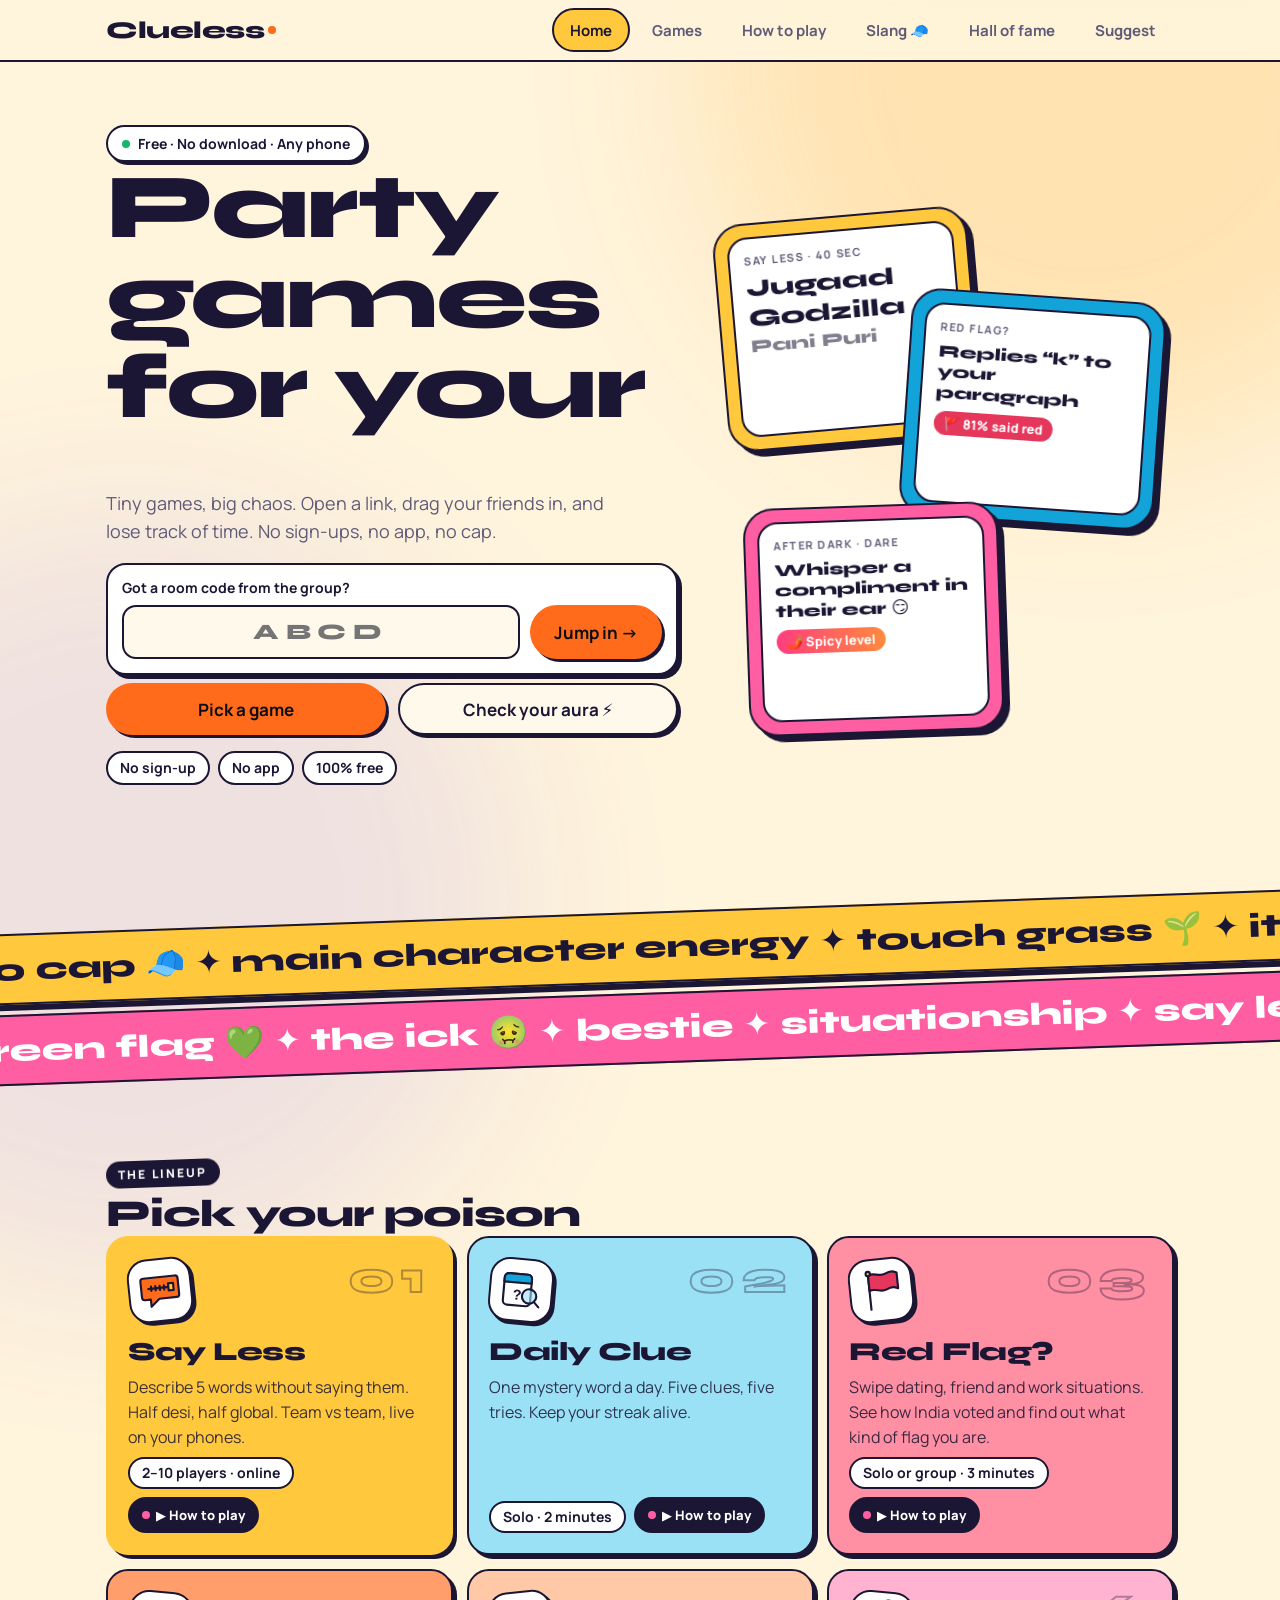
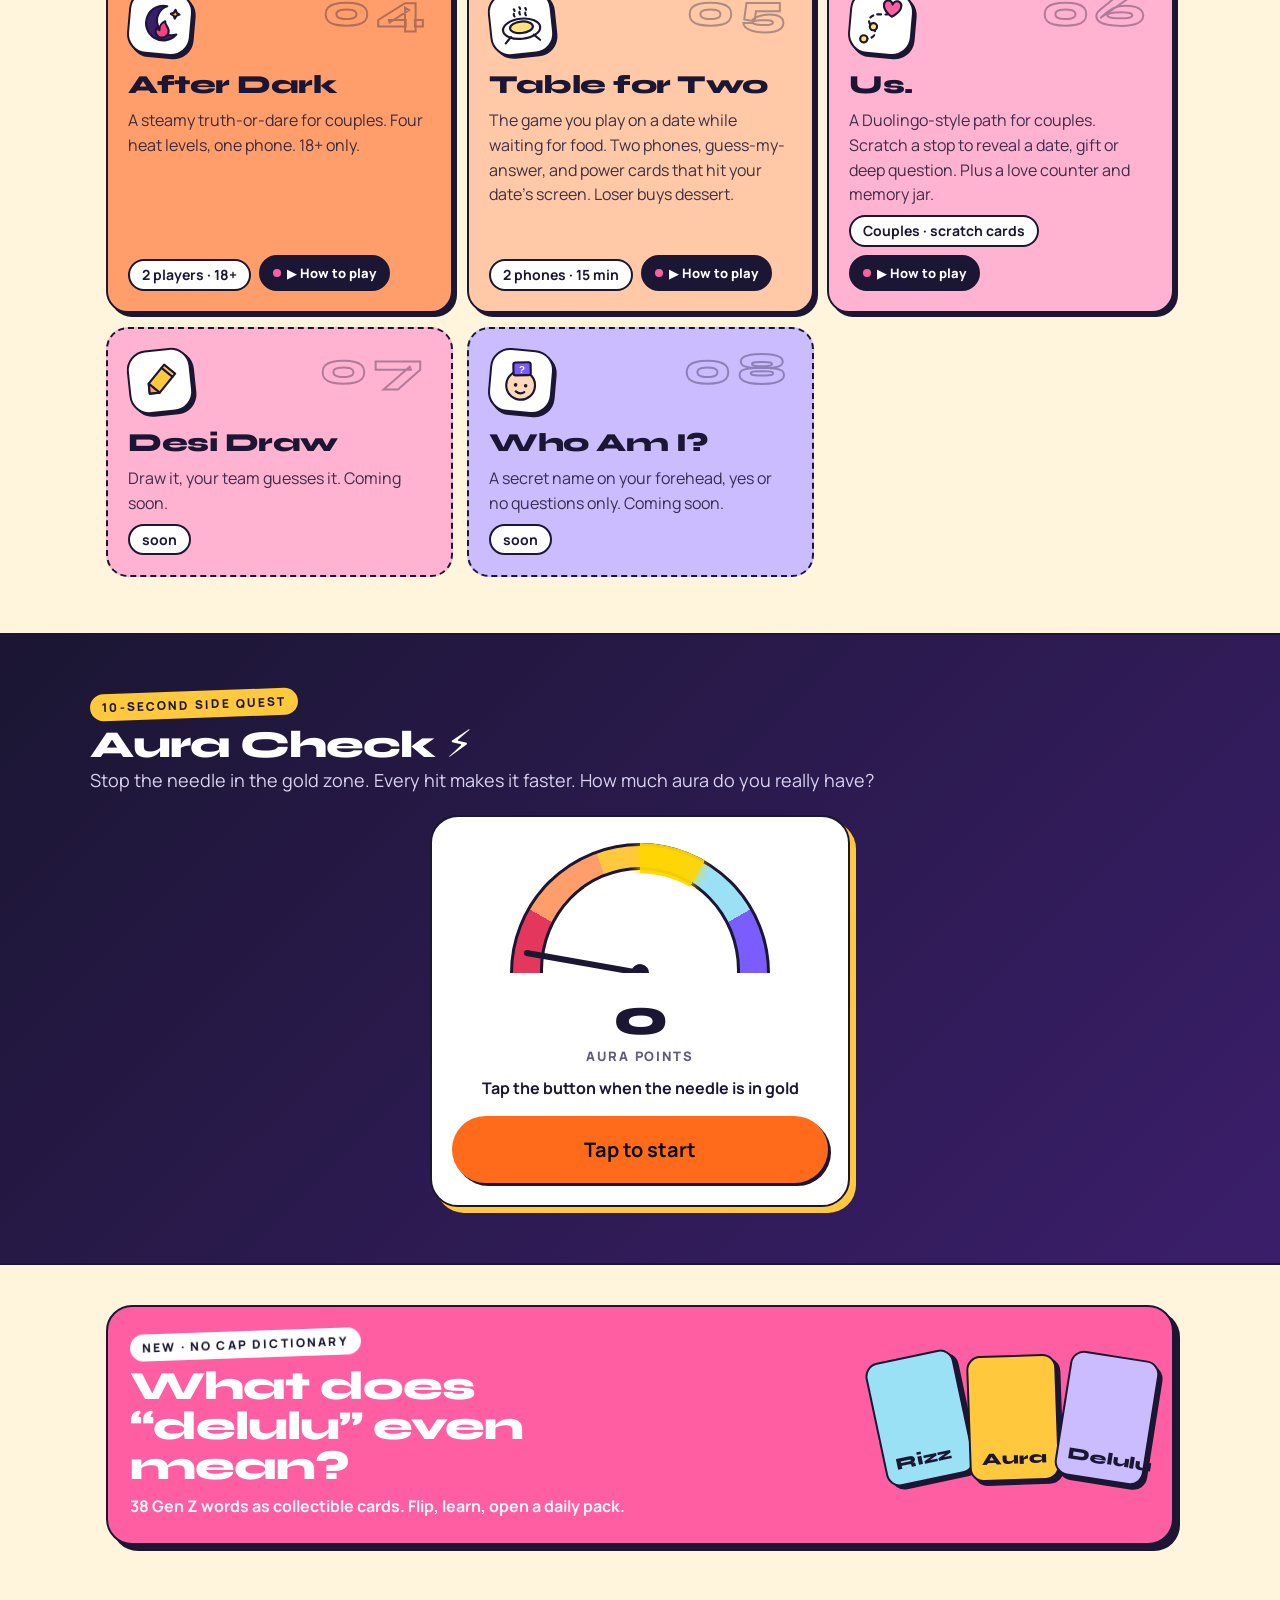
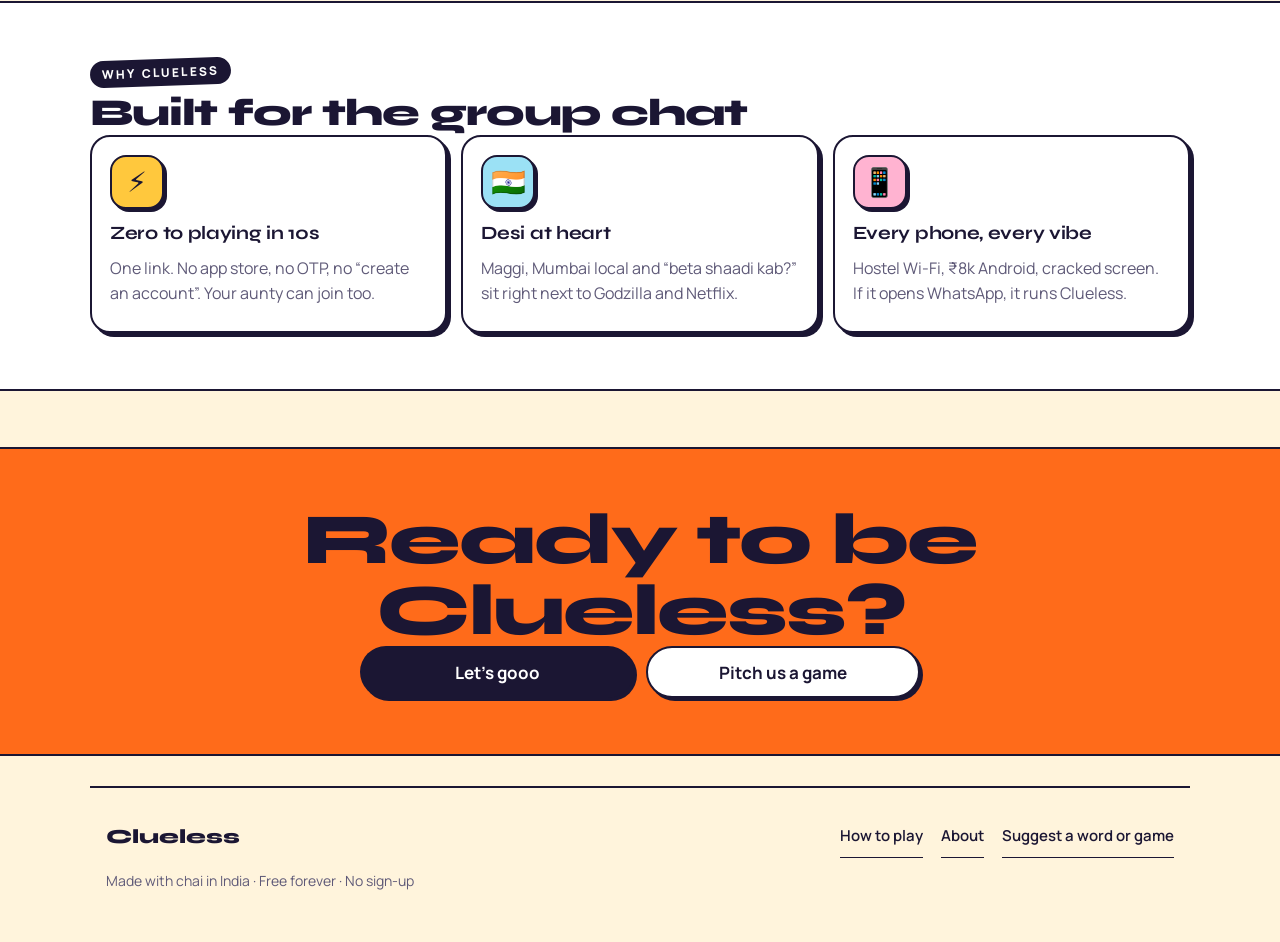
<file: index.html>
<!DOCTYPE html><html lang="en"><head><meta charset="utf-8"><meta name="viewport" content="width=device-width, initial-scale=1, viewport-fit=cover"><meta name="theme-color" content="#FFF4DC"><meta name="apple-mobile-web-app-capable" content="yes"><title>Clueless – party games for your gang</title><meta name="description" content="Free party games for your gang. Play Say Less with friends on your phones. Half desi, half global words. No download, no sign-up."><meta property="og:title" content="Clueless – party games for your gang"><meta property="og:description" content="Free party games for your gang. Play Say Less with friends on your phones. Half desi, half global words. No download, no sign-up."><meta property="og:type" content="website"><meta name="twitter:card" content="summary"><link rel="icon" href="data:image/svg+xml,%3Csvg xmlns=%27http://www.w3.org/2000/svg%27 viewBox=%270 0 64 64%27%3E%3Crect width=%2764%27 height=%2764%27 rx=%2716%27 fill=%27%230D0D10%27/%3E%3Ctext x=%2732%27 y=%2744%27 font-size=%2740%27 font-weight=%27800%27 font-family=%27Arial%27 text-anchor=%27middle%27 fill=%27%23FF7A1A%27%3EC%3C/text%3E%3C/svg%3E"><link rel="stylesheet" href="shared.css"></head><body class="site" data-p="hub"><div id="nav"></div>
<section class="hero2"><div>
<span class="eye">Free · No download · Any phone</span>
<h1 class="h1b">Party games for your<span class="rot"><i>gang.</i><i>situationship.</i><i>hostel night.</i><i>chai break.</i><i>group chat.</i></span></h1>
<p class="sub">Tiny games, big chaos. Open a link, drag your friends in, and lose track of time. No sign-ups, no app, no cap.</p>
<form class="joinbox" id="jf"><label for="jc">Got a room code from the group?</label><div class="row"><input id="jc" maxlength="4" placeholder="ABCD" autocomplete="off" autocapitalize="characters" aria-label="Room code"><button class="btn pink">Jump in →</button></div></form>
<div class="btns"><a class="btn pink" href="#games-band">Pick a game</a><a class="btn" href="#aura">Check your aura ⚡</a></div>
<ul class="trust"><li>No sign-up</li><li>No app</li><li>100% free</li></ul></div>
<div class="phones" aria-hidden="true">
<div class="phone"><div class="scr"><small>SAY LESS · 40 SEC</small><b>Jugaad</b><b>Godzilla</b><b class="s">Pani Puri</b></div></div>
<div class="phone"><div class="scr"><small>RED FLAG?</small><b class="q">Replies “k” to your paragraph</b><em class="red">🚩 81% said red</em></div></div>
<div class="phone"><div class="scr"><small>AFTER DARK · DARE</small><b class="q">Whisper a compliment in their ear 😏</b><em class="hot">🌶️ Spicy level</em></div></div>
</div></section>

<div class="marqs" aria-hidden="true">
<div class="marq m1"><div>no cap 🧢 ✦ main character energy ✦ touch grass 🌱 ✦ it’s giving ✦ delulu is the solulu ✦ ate & left no crumbs ✦ unspoken rizz ✦ vibe check ✅ ✦ NPC behaviour 🤖 ✦ slay 💅 ✦ lowkey highkey ✦ aura +1000 ✦&nbsp;</div><div>no cap 🧢 ✦ main character energy ✦ touch grass 🌱 ✦ it’s giving ✦ delulu is the solulu ✦ ate & left no crumbs ✦ unspoken rizz ✦ vibe check ✅ ✦ NPC behaviour 🤖 ✦ slay 💅 ✦ lowkey highkey ✦ aura +1000 ✦&nbsp;</div></div>
<div class="marq m2"><div>green flag 💚 ✦ the ick 🤢 ✦ bestie ✦ situationship ✦ say less ✦ caught in 4K 📸 ✦ rent free ✦ era 🦋 ✦ beta ki shaadi kab? ✦ chai > coffee ☕ ✦ we move 🚀 ✦ it’s a vibe ✦&nbsp;</div><div>green flag 💚 ✦ the ick 🤢 ✦ bestie ✦ situationship ✦ say less ✦ caught in 4K 📸 ✦ rent free ✦ era 🦋 ✦ beta ki shaadi kab? ✦ chai > coffee ☕ ✦ we move 🚀 ✦ it’s a vibe ✦&nbsp;</div></div>
</div>

<section class="band nb" id="games-band"><div class="in" style="padding:0 16px"><span class="kicker">The lineup</span><h2 class="sec" style="margin-top:4px">Pick your poison</h2><div class="games" id="games"></div></div></section>

<section class="band aura-band" id="aura"><div class="in">
<span class="kicker">10-second side quest</span><h2 class="sec" style="margin-top:4px">Aura Check ⚡</h2>
<p class="sub">Stop the needle in the gold zone. Every hit makes it faster. How much aura do you really have?</p>
<div class="aura" id="au">
 <div class="dial"><div class="zone" id="az"></div><div class="needle" id="an"></div></div>
 <div class="aura-read"><b id="ap">0</b><span>aura points</span></div>
 <div class="aura-msg" id="am">Tap the button when the needle is in gold</div>
 <button class="btn pink aura-go" id="ag">Tap to start</button>
 <div class="aura-share" id="as" hidden><button class="btn" id="ash">Flex on the group chat</button></div>
</div></div></section>

<section class="band nb" style="margin-top:40px"><div class="in" style="padding:0 16px"><a class="slang-tease" href="slang.html"><span class="kicker">New · No Cap Dictionary</span><b>What does “delulu” even mean?</b><span>38 Gen Z words as collectible cards. Flip, learn, open a daily pack.</span><span class="st-cards" aria-hidden="true"><i style="--r:-12deg;background:#9BE1F5">Rizz</i><i style="--r:-2deg;background:#FFC83D">Aura</i><i style="--r:9deg;background:#CBBBFF">Delulu</i></span></a></div></section>
<section class="band vibe"><div class="in">
<span class="kicker">Why Clueless</span><h2 class="sec" style="margin-top:4px">Built for the group chat</h2>
<div class="grid3">
<div class="card vc"><i>⚡</i><h3>Zero to playing in 10s</h3><p>One link. No app store, no OTP, no “create an account”. Your aunty can join too.</p></div>
<div class="card vc"><i>🇮🇳</i><h3>Desi at heart</h3><p>Maggi, Mumbai local and “beta shaadi kab?” sit right next to Godzilla and Netflix.</p></div>
<div class="card vc"><i>📱</i><h3>Every phone, every vibe</h3><p>Hostel Wi-Fi, ₹8k Android, cracked screen. If it opens WhatsApp, it runs Clueless.</p></div>
</div></div></section>

<section class="band cta"><div class="in" style="padding:0 16px"><h2 class="h1b">Ready to be Clueless?</h2><div class="btns"><a class="btn pink hot" href="#games-band">Let’s gooo</a><a class="btn" href="suggest.html">Pitch us a game</a></div></div></section>
<footer id="ft"></footer><script src="shared.js"></script><script src="howto.js"></script>
<script>
$("jf").onsubmit=e=>{e.preventDefault();const c=$("jc").value.trim().toUpperCase();location.href="bolo-mat.html"+(c?"?room="+encodeURIComponent(c):"")};
(()=>{const n=$("an"),z=$("az"),go=$("ag"),pts=$("ap"),msg=$("am");let run=false,ang=-80,dir=1,sp=90,score=0,hits=0,zs=-15,zw=30,last=0,raf,best=0;
 try{best=+localStorage.getItem("aura_best")||0}catch(e){}
 const T=[[0,"NPC behaviour 🤖"],[300,"Mid aura 😐"],[800,"Lowkey cooking 🍳"],[1500,"Main character ✨"],[2500,"Unspoken rizz 😮‍💨"],[4000,"Aura farmer 🌾👑"]];
 const title=s=>T.filter(t=>s>=t[0]).pop()[1];
 const setZone=()=>{zw=Math.max(10,30-hits*2.5);zs=-70+Math.random()*(140-zw);z.style.setProperty("--a",zs+"deg");z.style.setProperty("--w",zw+"deg")};
 const pop=(t,c)=>{const p=document.createElement("span");p.className="aura-pop";p.textContent=t;p.style.color=c;$("au").appendChild(p);setTimeout(()=>p.remove(),900)};
 const loop=t=>{const dt=Math.min(.05,(t-last)/1000);last=t;ang+=dir*sp*dt;if(ang>80){ang=80;dir=-1}if(ang<-80){ang=-80;dir=1}n.style.transform=`rotate(${ang}deg)`;raf=requestAnimationFrame(loop)};
 const end=()=>{run=false;cancelAnimationFrame(raf);if(score>best){best=score;try{localStorage.setItem("aura_best",best)}catch(e){}}
  msg.innerHTML=`<b>${title(score)}</b> · best ${best}`;go.textContent="Run it back";$("as").hidden=false;$("au").classList.add("shake");setTimeout(()=>$("au").classList.remove("shake"),500);if(navigator.vibrate)navigator.vibrate([40,30,40])};
 go.onclick=()=>{if(!run){run=true;score=0;hits=0;sp=90;pts.textContent=0;$("as").hidden=true;setZone();msg.textContent="Tap when it’s in gold!";go.textContent="TAP!";last=performance.now();raf=requestAnimationFrame(loop);return}
  if(ang>=zs&&ang<=zs+zw){hits++;const mid=Math.abs(ang-(zs+zw/2))<zw/6,g=(mid?300:150)*hits;score+=g;pts.textContent=score;pts.parentNode.classList.remove("bump");void pts.offsetWidth;pts.parentNode.classList.add("bump");pop((mid?"PERFECT +":"+")+g,mid?"#B8860B":"#12B76A");msg.textContent=mid?"Perfect! Aura overflowing 🔥":"Nice. Keep going";sp+=35;setZone();if(navigator.vibrate)navigator.vibrate(12)}
  else{pop("-1000 aura","#E5365B");end()}};
 $("ash").onclick=()=>{const t=`I got ${score} aura points (${title(score)}) on Clueless Aura Check ⚡ Beat me: ${location.origin}/#aura`;if(navigator.share)navigator.share({text:t}).catch(()=>{});else copyText(t).then(ok=>$("ash").textContent=ok?"Copied! Paste it in the gc":"Copy failed")};
})();
</script></body></html>
</file>
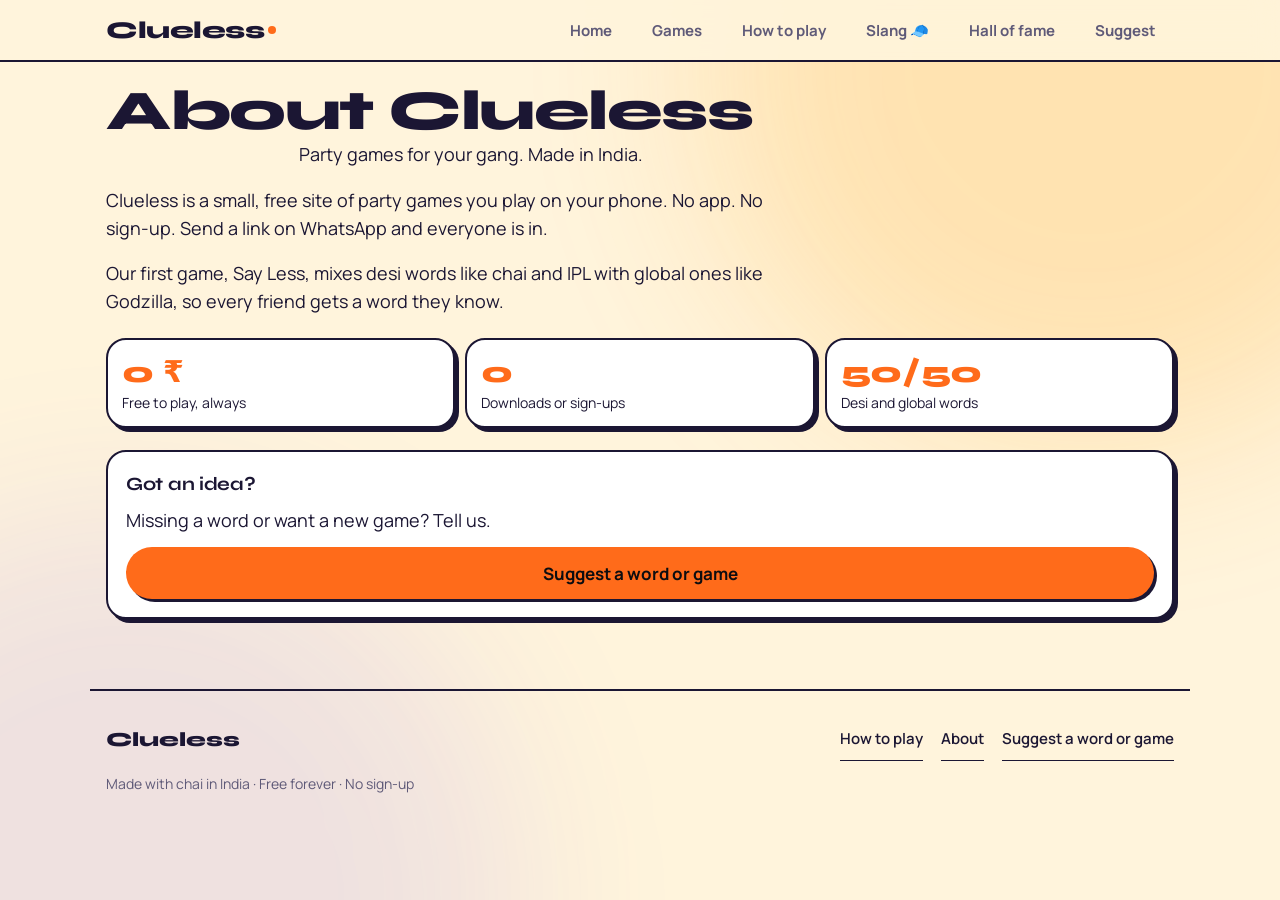
<file: about.html>
<!DOCTYPE html><html lang="en"><head><meta charset="utf-8"><meta name="viewport" content="width=device-width, initial-scale=1, viewport-fit=cover"><meta name="theme-color" content="#FFF4DC"><meta name="apple-mobile-web-app-capable" content="yes"><title>About – Clueless</title><meta name="description" content="About Clueless: free phone-first party games for Gen Z in India."><meta property="og:title" content="About – Clueless"><meta property="og:description" content="About Clueless: free phone-first party games for Gen Z in India."><meta property="og:type" content="website"><meta name="twitter:card" content="summary"><link rel="icon" href="data:image/svg+xml,%3Csvg xmlns=%27http://www.w3.org/2000/svg%27 viewBox=%270 0 64 64%27%3E%3Crect width=%2764%27 height=%2764%27 rx=%2716%27 fill=%27%230D0D10%27/%3E%3Ctext x=%2732%27 y=%2744%27 font-size=%2740%27 font-weight=%27800%27 font-family=%27Arial%27 text-anchor=%27middle%27 fill=%27%23FF7A1A%27%3EC%3C/text%3E%3C/svg%3E"><link rel="stylesheet" href="shared.css"></head><body class="site" data-p="hub"><div id="nav"></div><main class="wrap about"><h1 class="hero">About Clueless</h1><p class="sub">Party games for your gang. Made in India.</p>
<p>Clueless is a small, free site of party games you play on your phone. No app. No sign-up. Send a link on WhatsApp and everyone is in.</p>
<p>Our first game, Say Less, mixes desi words like chai and IPL with global ones like Godzilla, so every friend gets a word they know.</p>
<div class="facts"><div class="card"><b>0 ₹</b><p>Free to play, always</p></div><div class="card"><b>0</b><p>Downloads or sign-ups</p></div><div class="card"><b>50/50</b><p>Desi and global words</p></div></div>
<div class="card"><h3>Got an idea?</h3><p>Missing a word or want a new game? Tell us.</p><a class="btn pink" href="suggest.html">Suggest a word or game</a></div>
</main><footer id="ft"></footer><script src="shared.js"></script></body></html>
</file>
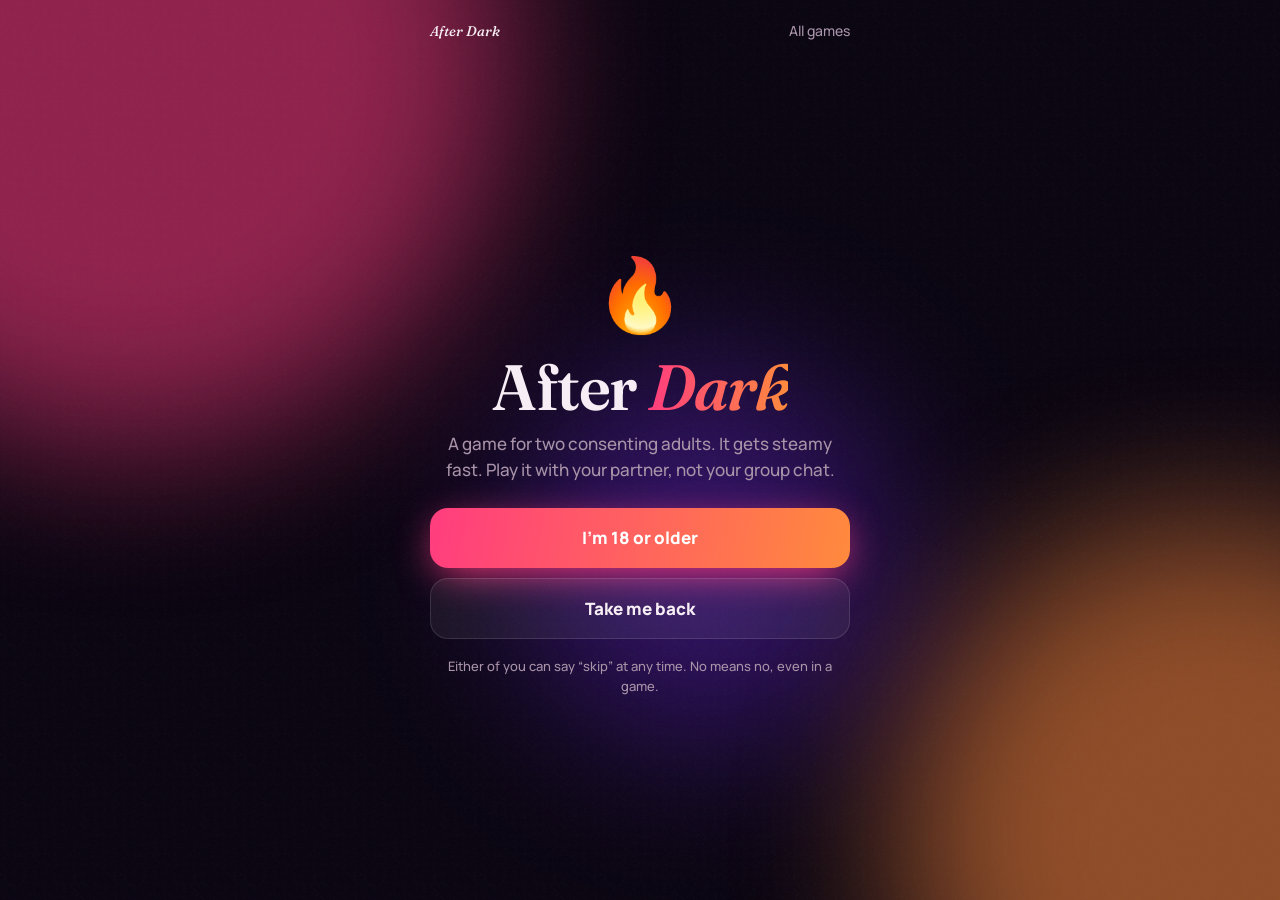
<file: after-dark.html>
<!DOCTYPE html><html lang="en"><head><meta charset="utf-8"><meta name="viewport" content="width=device-width, initial-scale=1, viewport-fit=cover"><meta name="theme-color" content="#0B0612"><title>After Dark – a game for two · Clueless</title><meta name="description" content="After Dark: a flirty, steamy truth-or-dare for couples. Four heat levels. One phone. 18+ only."><meta property="og:title" content="After Dark – a game for two"><meta property="og:description" content="Four heat levels. One phone. How far will you two go? 18+ only."><meta property="og:type" content="website"><meta name="twitter:card" content="summary"><meta name="robots" content="noindex"><link rel="icon" href="data:image/svg+xml,%3Csvg xmlns=%27http://www.w3.org/2000/svg%27 viewBox=%270 0 64 64%27%3E%3Crect width=%2764%27 height=%2764%27 rx=%2716%27 fill=%27%230B0612%27/%3E%3Ctext x=%2732%27 y=%2745%27 font-size=%2738%27 text-anchor=%27middle%27%3E%F0%9F%94%A5%3C/text%3E%3C/svg%3E">
<link rel="preconnect" href="https://fonts.googleapis.com"><link href="https://fonts.googleapis.com/css2?family=Fraunces:ital,opsz,wght@0,9..144,600;1,9..144,500&family=Manrope:wght@500;700;800&display=swap" rel="stylesheet" media="print" onload="this.media='all'">
<style>
*{box-sizing:border-box;margin:0;padding:0;-webkit-tap-highlight-color:transparent}
:root{--bg:#0B0612;--ink:#F7EDF4;--mute:#A893A8;--h:#FF3D7F;--h2:#FF8A3D;--glass:rgba(255,255,255,.06);--line:rgba(255,255,255,.12)}
html,body{height:100%}
body{background:var(--bg);color:var(--ink);font:500 16px/1.5 Manrope,system-ui,sans-serif;overflow-x:hidden;min-height:100dvh}
button,input{font:inherit;color:inherit}
.blob{position:fixed;border-radius:50%;filter:blur(80px);opacity:.55;pointer-events:none;z-index:0;transition:background 1.2s ease}
.b1{width:60vmax;height:60vmax;left:-20vmax;top:-25vmax;background:var(--h);animation:fl 18s ease-in-out infinite}
.b2{width:50vmax;height:50vmax;right:-20vmax;bottom:-20vmax;background:var(--h2);animation:fl 22s ease-in-out infinite reverse}
.b3{width:30vmax;height:30vmax;left:40%;top:40%;background:#7B2CFF;opacity:.35;animation:fl 26s ease-in-out infinite}
@keyframes fl{0%,100%{transform:translate(0,0) scale(1)}33%{transform:translate(6vmax,4vmax) scale(1.1)}66%{transform:translate(-4vmax,6vmax) scale(.92)}}
.grain{position:fixed;inset:0;z-index:1;pointer-events:none;opacity:.08;background-image:url("data:image/svg+xml,%3Csvg xmlns='http://www.w3.org/2000/svg' width='120' height='120'%3E%3Cfilter id='n'%3E%3CfeTurbulence baseFrequency='.9'/%3E%3C/filter%3E%3Crect width='120' height='120' filter='url(%23n)'/%3E%3C/svg%3E")}
#app{position:relative;z-index:2;max-width:460px;margin:0 auto;min-height:100dvh;padding:20px 20px calc(24px + env(safe-area-inset-bottom));display:flex;flex-direction:column}
.top{display:flex;justify-content:space-between;align-items:center;margin-bottom:18px}
.top a,.top button{color:var(--mute);text-decoration:none;font-size:14px;background:none;border:0;cursor:pointer}
.logo{font:italic 500 22px Fraunces,serif;color:var(--ink)!important}
.scr{flex:1;display:flex;flex-direction:column;justify-content:center;animation:in .6s cubic-bezier(.2,.8,.2,1) both}
@keyframes in{from{opacity:0;transform:translateY(24px);filter:blur(8px)}to{opacity:1;transform:none;filter:none}}
h1{font:600 clamp(46px,13vw,64px)/.95 Fraunces,serif;letter-spacing:-1.5px;margin-bottom:14px}
h1 em{font-style:italic;background:linear-gradient(90deg,var(--h),var(--h2));-webkit-background-clip:text;background-clip:text;color:transparent}
h2{font:600 30px/1.1 Fraunces,serif;margin-bottom:10px}
p.lead{color:var(--mute);font-size:17px;margin-bottom:26px}
.btn{display:block;width:100%;padding:17px;border-radius:18px;border:0;font-weight:800;font-size:17px;cursor:pointer;transition:transform .15s,box-shadow .3s;text-align:center;text-decoration:none}
.btn:active{transform:scale(.96)}
.hot{background:linear-gradient(100deg,var(--h),var(--h2));color:#fff;box-shadow:0 10px 40px -8px var(--h)}
.ghost{background:var(--glass);border:1px solid var(--line);margin-top:10px;color:var(--ink)}
.field{margin-bottom:12px}
.field label{display:block;font-size:13px;color:var(--mute);margin-bottom:6px;letter-spacing:.06em;text-transform:uppercase}
.field input{width:100%;padding:15px 16px;border-radius:14px;background:var(--glass);border:1px solid var(--line);outline:0;font-size:17px;transition:border .2s}
.field input:focus{border-color:var(--h)}
.lv{display:grid;gap:10px;margin:8px 0 22px}
.lvb{display:flex;gap:14px;align-items:center;padding:14px 16px;border-radius:18px;background:var(--glass);border:1px solid var(--line);cursor:pointer;text-align:left;transition:all .25s}
.lvb i{font-style:normal;font-size:28px;width:40px;text-align:center}
.lvb b{display:block;font-size:16px}.lvb small{color:var(--mute);font-size:13px}
.lvb.on{border-color:var(--h);background:rgba(255,61,127,.14);transform:scale(1.02)}
.chk{display:flex;gap:10px;align-items:center;color:var(--mute);font-size:14px;margin-bottom:16px;cursor:pointer}
.chk input{accent-color:var(--h);width:18px;height:18px}
/* game */
.hud{display:flex;justify-content:space-between;align-items:center;margin-bottom:14px}
.who{font:italic 500 26px Fraunces,serif}
.who span{display:inline-block;animation:in .5s both}
.heat{display:flex;gap:4px}.heat i{width:22px;height:6px;border-radius:3px;background:var(--line);transition:background .4s}.heat i.on{background:linear-gradient(90deg,var(--h),var(--h2))}
.stage{perspective:1200px;flex:1;display:flex;align-items:center;justify-content:center;min-height:380px;position:relative}
.card{width:100%;aspect-ratio:3/4;max-height:56vh;position:relative;transform-style:preserve-3d;transition:transform .8s cubic-bezier(.3,1.4,.4,1);cursor:pointer;touch-action:pan-y}
.card.flip{transform:rotateY(180deg)}
.card.out{transition:transform .45s ease-in,opacity .45s;opacity:0}
.face{position:absolute;inset:0;border-radius:28px;backface-visibility:hidden;-webkit-backface-visibility:hidden;display:flex;flex-direction:column;justify-content:center;align-items:center;padding:30px;text-align:center;border:1px solid var(--line);overflow:hidden}
.back{background:radial-gradient(circle at 30% 20%,#3A1030,#160A1F 70%);box-shadow:0 30px 80px -20px rgba(255,61,127,.45)}
.back .m{font:italic 600 64px Fraunces,serif;background:linear-gradient(90deg,var(--h),var(--h2));-webkit-background-clip:text;background-clip:text;color:transparent;animation:br 2.4s ease-in-out infinite}
@keyframes br{50%{filter:brightness(1.5);transform:scale(1.06)}}
.back small{color:var(--mute);margin-top:12px;letter-spacing:.2em;text-transform:uppercase;font-size:12px}
.back::after{content:"";position:absolute;inset:-50%;background:conic-gradient(from 0deg,transparent,rgba(255,61,127,.18),transparent 30%);animation:sp 6s linear infinite}
@keyframes sp{to{transform:rotate(1turn)}}
.front{transform:rotateY(180deg);background:linear-gradient(160deg,#24112B,#12091A);box-shadow:0 30px 80px -20px rgba(255,138,61,.4)}
.kind{position:absolute;top:22px;left:0;right:0;font-size:12px;letter-spacing:.25em;text-transform:uppercase;font-weight:800;color:var(--h2)}
.txt{font:600 clamp(22px,6.4vw,28px)/1.3 Fraunces,serif}
.tm{position:absolute;bottom:22px;font-size:14px;color:var(--mute)}
.picks{display:grid;grid-template-columns:1fr 1fr;gap:10px;margin-top:16px}
.picks .btn{padding:15px}
.row3{display:grid;grid-template-columns:1fr 1fr;gap:10px;margin-top:10px}
.pen{margin-top:12px;text-align:center;color:var(--mute);font-size:14px;min-height:20px}
.hearts{position:fixed;inset:0;pointer-events:none;z-index:5;overflow:hidden}
.hearts i{position:absolute;bottom:-40px;font-style:normal;animation:up 2.6s ease-out forwards}
@keyframes up{to{transform:translateY(-110vh) rotate(var(--r));opacity:0}}
.timer{height:4px;border-radius:2px;background:var(--line);overflow:hidden;margin-top:14px;opacity:0;transition:opacity .3s}
.timer.on{opacity:1}.timer b{display:block;height:100%;background:linear-gradient(90deg,var(--h),var(--h2));width:100%}
.gate{text-align:center}.gate .big{font-size:72px;margin-bottom:10px;animation:br 2s infinite}
.fine{color:var(--mute);font-size:13px;margin-top:18px;text-align:center}
@media (prefers-reduced-motion:reduce){*{animation:none!important;transition:none!important}}
</style></head><body>
<div class="blob b1"></div><div class="blob b2"></div><div class="blob b3"></div><div class="grain"></div><div class="hearts" id="hz"></div>
<div id="app"></div>
<script>
const $=i=>document.getElementById(i),esc=s=>String(s).replace(/[&<>"]/g,c=>({"&":"&amp;","<":"&lt;",">":"&gt;",'"':"&quot;"}[c]));
// LEVELS: t = truths, d = dares. {A} = the player whose turn it is, {B} = their partner.
const L=[
{k:"sweet",e:"🌸",n:"Sweet",s:"Butterflies, cute confessions",col:["#FF7AB6","#FFB36B"],
t:["What was the exact moment you knew you liked {B}?","What’s one tiny thing {B} does that makes you melt?","Describe your first impression of {B} in three words.","What’s your favourite photo of the two of you, and why?","Which song makes you think of {B}?","What’s a date you still replay in your head?","What’s something you’ve never told {B} because it felt too cheesy?","If we had a couple name, what would it be?","What do you miss most about {B} when you’re apart?","What’s the most attractive thing about {B}’s personality?","When did you first want to hold {B}’s hand?","What’s one thing you want us to do together this year?"],
d:["Give {B} a 10-second forehead kiss.","Hold {B}’s hand and say three things you love about them.","Slow dance with {B} for one song. No phones.","Write {B}’s name on your palm with your finger, slowly.","Recreate your first hug, as close as you remember.","Whisper a compliment in {B}’s ear.","Look into {B}’s eyes for 30 seconds without laughing.","Kiss {B} on the cheek, then the other cheek, then the nose.","Give {B} a 1-minute hand massage.","Send {B} a cute text right now, even though they’re next to you."]},
{k:"flirty",e:"😏",n:"Flirty",s:"Teasing, blushing, close calls",col:["#FF3D7F","#FF8A3D"],
t:["What outfit of {B}’s drives you a little crazy?","Where on your body do you love being kissed most?","What’s the flirtiest text you’ve ever wanted to send {B}?","What’s one thing {B} does that instantly turns you on?","Rate our first kiss out of 10. Be honest.","What’s your favourite thing {B} wears to bed?","When did you last catch yourself staring at {B}?","What’s the best compliment {B} has ever given you?","Which part of {B} do you think about most?","Where’s the most unexpected place you’ve wanted to kiss {B}?","What’s a nickname you secretly want {B} to call you?","What look from {B} gets you every time?"],
d:["Kiss {B} somewhere that isn’t their lips. You choose.","Sit on {B}’s lap for the next two rounds.","Give {B} your best ‘come here’ look. Hold it for 10 seconds.","Trace a heart on {B}’s back with one finger.","Kiss {B}’s neck. Once. Slowly.","Bite your lip and stare at {B} until they blush.","Whisper what you want to do to {B} later. Only them.","Give {B} a 30-second shoulder massage.","Let {B} kiss you anywhere on your face, eyes closed.","Read {B}’s last text to you in your most seductive voice."]},
{k:"spicy",e:"🌶️",n:"Spicy",s:"Things get hot. Lights low.",col:["#FF1F4B","#C2185B"],
t:["What’s a fantasy you’ve never said out loud?","What’s the boldest thing you’d try with {B}?","Where’s the most daring place you’d want to make out with {B}?","What’s one thing you want {B} to do more often?","What’s the hottest memory we share?","What do you think about when you can’t sleep and {B} isn’t there?","Lights on or lights off? Defend it.","What sound does {B} make that drives you wild?","Describe your perfect night with {B}, start to finish.","What’s something you’d want {B} to whisper to you?","Which of {B}’s outfits would you like to take off first?","Slow and soft, or fast and messy? Why?"],
d:["Make out with {B} for 30 seconds. Timer starts now.","Remove one piece of clothing of {B}’s choice.","Blindfold {B} and kiss them in three surprise places.","Kiss {B} from their wrist up to their shoulder.","Give {B} a lap dance for one chorus.","Let {B} pick a spot. Kiss it for 10 seconds.","Unbutton or unzip one thing of {B}’s. With your teeth if you dare.","Lie down. {B} has 30 seconds to kiss you anywhere they like.","Describe in detail what you’re going to do to {B} tonight.","Swap one piece of clothing with {B}."]},
{k:"dark",e:"🖤",n:"After Dark",s:"No rules. Only you two.",col:["#B0003A","#6A00F4"],
t:["What’s your wildest fantasy involving {B}? Every detail.","What’s one thing you’ve always wanted to try but were too shy to ask?","What’s the most you’ve ever wanted {B} in public?","What should {B} do right now to win this game instantly?","Tell {B} exactly how you like to be touched.","What’s your biggest turn-on that {B} doesn’t know yet?","If {B} were yours for one whole night with zero limits, what happens?","What’s a role you’d love {B} to play for you?","What’s the naughtiest dream you’ve had about {B}?","Which rule would you most love to break together?"],
d:["{B} is the boss for the next 2 minutes. Do what they say.","Take off one piece of clothing. Slowly. Eye contact.","Blindfold yourself. {B} can do anything they like for 60 seconds.","Kiss {B} like it’s the last night on earth. 60 seconds.","Guide {B}’s hands wherever you want them.","Show {B} exactly how you want to be kissed, on them.","Whisper your fantasy in {B}’s ear while touching their neck.","Lose one item of clothing per wrong answer: {B} asks 3 questions about you.","Let {B} undress you down to one item, their choice which.","Set a 2-minute timer. Hands only. Go."]}];
const P=(()=>{try{return JSON.parse(localStorage.getItem("ad_p"))||{}}catch(e){return{}}})();
let S={a:P.a||"",b:P.b||"",lv:P.lv??1,climb:P.climb??true,turn:0,n:0,used:{}};
const save=()=>{try{localStorage.setItem("ad_p",JSON.stringify({a:S.a,b:S.b,lv:S.lv,climb:S.climb}))}catch(e){}};
const app=$("app");
function theme(){const c=L[S.lv].col;document.documentElement.style.setProperty("--h",c[0]);document.documentElement.style.setProperty("--h2",c[1]);document.querySelector(".b1").style.background=c[0];document.querySelector(".b2").style.background=c[1]}
function hearts(n=14,ch="❤️"){const z=$("hz");for(let i=0;i<n;i++){const h=document.createElement("i");h.textContent=ch;h.style.left=Math.random()*100+"vw";h.style.fontSize=14+Math.random()*24+"px";h.style.setProperty("--r",(Math.random()*120-60)+"deg");h.style.animationDelay=Math.random()*.6+"s";z.appendChild(h);setTimeout(()=>h.remove(),3400)}}
const hdr=(back)=>`<div class="top"><a class="logo" href="index.html">After Dark</a>${back?`<button id="bk">← Levels</button>`:`<a href="games.html">All games</a>`}</div>`;

function gate(){
 let ok=false;try{ok=sessionStorage.getItem("ad18")==="1"}catch(e){}
 if(ok)return setup();
 app.innerHTML=`${hdr()}<div class="scr gate"><div class="big">🔥</div><h1>After <em>Dark</em></h1><p class="lead">A game for two consenting adults. It gets steamy fast. Play it with your partner, not your group chat.</p><button class="btn hot" id="y">I’m 18 or older</button><a class="btn ghost" href="index.html">Take me back</a><p class="fine">Either of you can say “skip” at any time. No means no, even in a game.</p></div>`;
 $("y").onclick=()=>{try{sessionStorage.setItem("ad18","1")}catch(e){}hearts(18,"🔥");setup()}}

function setup(){theme();
 app.innerHTML=`${hdr()}<div class="scr"><h2>Who’s playing tonight?</h2>
 <div class="field"><label for="a">Player one</label><input id="a" maxlength="14" value="${esc(S.a)}" placeholder="Your name"></div>
 <div class="field"><label for="b">Player two</label><input id="b" maxlength="14" value="${esc(S.b)}" placeholder="Their name"></div>
 <div class="field"><label>Start at</label></div><div class="lv">${L.map((l,i)=>`<button class="lvb ${i===S.lv?"on":""}" data-i="${i}"><i>${l.e}</i><span><b>${l.n}</b><small>${l.s}</small></span></button>`).join("")}</div>
 <label class="chk"><input type="checkbox" id="cl" ${S.climb?"checked":""}> Turn up the heat every 6 cards</label>
 <button class="btn hot" id="st">Start the game</button></div>`;
 app.querySelectorAll(".lvb").forEach(b=>b.onclick=()=>{S.lv=+b.dataset.i;app.querySelectorAll(".lvb").forEach(x=>x.classList.toggle("on",x===b));theme()});
 $("st").onclick=()=>{S.a=$("a").value.trim()||"Player 1";S.b=$("b").value.trim()||"Player 2";S.climb=$("cl").checked;S.n=0;S.turn=Math.random()<.5?0:1;save();hearts();play()}}

const nm=()=>S.turn?S.b:S.a,ot=()=>S.turn?S.a:S.b;
function pick(type){const l=L[S.lv],arr=l[type],key=l.k+type;S.used[key]=S.used[key]||[];if(S.used[key].length>=arr.length)S.used[key]=[];let i;do{i=Math.floor(Math.random()*arr.length)}while(S.used[key].includes(i));S.used[key].push(i);return arr[i].replace(/\{A\}/g,esc(nm())).replace(/\{B\}/g,esc(ot()))}
let tmr=null;
function play(){theme();clearInterval(tmr);
 const l=L[S.lv];
 app.innerHTML=`${hdr(1)}<div class="scr"><div class="hud"><div class="who"><span>${esc(nm())}’s turn</span></div><div class="heat" title="${l.n}">${L.map((_,i)=>`<i class="${i<=S.lv?"on":""}"></i>`).join("")}</div></div>
 <div class="stage"><div class="card" id="cd"><div class="face back"><div class="m">${l.e}</div><small>${l.n} · Truth or dare?</small></div><div class="face front"><div class="kind" id="kd"></div><div class="txt" id="tx"></div><div class="tm" id="tm"></div></div></div></div>
 <div id="ctl"><div class="picks"><button class="btn ghost" style="margin:0" id="tr">Truth</button><button class="btn hot" id="dr">Dare</button></div><button class="btn ghost" id="rn">🎲 Surprise me</button></div>
 <div class="timer" id="ti"><b id="tb"></b></div><div class="pen" id="pn"></div></div>`;
 $("bk").onclick=setup;
 const go=t=>{const txt=pick(t);$("kd").textContent=(t==="t"?"Truth":"Dare")+" · "+l.n;$("tx").innerHTML=txt;$("tm").textContent="for "+ot()+"’s eyes too";$("cd").classList.add("flip");if(navigator.vibrate)navigator.vibrate(18);
  $("ctl").innerHTML=`<div class="row3"><button class="btn ghost" style="margin:0" id="sk">Skip 💋</button><button class="btn hot" id="dn">Done 🔥</button></div>`;
  const m=txt.match(/(\d+)[ -](second|minute)/);if(m&&t==="d"){const sec=+m[1]*(m[2]==="minute"?60:1);const st=Date.now();$("ti").classList.add("on");tmr=setInterval(()=>{const left=1-(Date.now()-st)/1000/sec;$("tb").style.width=Math.max(0,left*100)+"%";if(left<=0){clearInterval(tmr);hearts(10,"⏰");if(navigator.vibrate)navigator.vibrate([60,40,60])}},100)}
  $("sk").onclick=()=>{$("pn").textContent=ot()+" gets a kiss as payment 💋";next(600)};$("dn").onclick=()=>{hearts(8);next(0)}};
 $("tr").onclick=()=>go("t");$("dr").onclick=()=>go("d");$("rn").onclick=()=>go(Math.random()<.5?"t":"d");
 $("cd").onclick=()=>{if(!$("cd").classList.contains("flip"))go(Math.random()<.5?"t":"d")}}
function next(wait){clearInterval(tmr);setTimeout(()=>{const c=$("cd");c.classList.add("out");c.style.transform="rotateY(180deg) translateX(120%) rotate(18deg)";
 setTimeout(()=>{S.n++;S.turn=1-S.turn;if(S.climb&&S.n%6===0&&S.lv<L.length-1){S.lv++;levelUp()}else play()},420)},wait)}
function levelUp(){const l=L[S.lv];theme();hearts(26,l.e);
 app.innerHTML=`${hdr(1)}<div class="scr gate"><div class="big">${l.e}</div><h1>Level up: <em>${l.n}</em></h1><p class="lead">${l.s}</p><button class="btn hot" id="ok">Bring it on</button><button class="btn ghost" id="st">Stay here a bit</button></div>`;
 $("ok").onclick=play;$("st").onclick=()=>{S.lv--;play()};$("bk").onclick=setup}
gate();
</script></body></html>
</file>
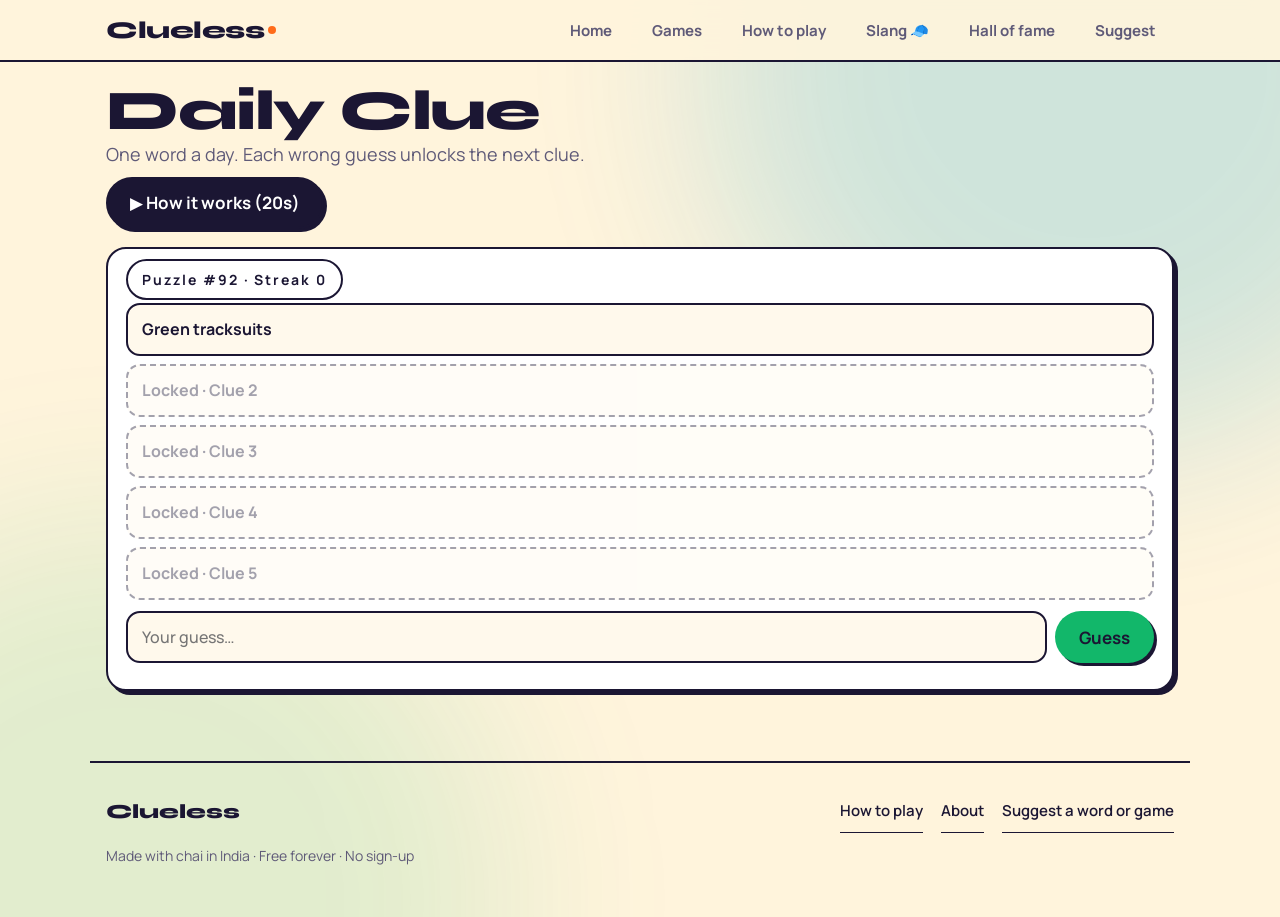
<file: daily.html>
<!DOCTYPE html><html lang="en"><head><meta charset="utf-8"><meta name="viewport" content="width=device-width, initial-scale=1, viewport-fit=cover"><meta name="theme-color" content="#FFF4DC"><meta name="apple-mobile-web-app-capable" content="yes"><title>Daily Clue – Clueless</title><meta name="description" content="Daily Clue: one mystery word a day, five clues, five tries."><meta property="og:title" content="Daily Clue – Clueless"><meta property="og:description" content="Daily Clue: one mystery word a day, five clues, five tries."><meta property="og:type" content="website"><meta name="twitter:card" content="summary"><link rel="icon" href="data:image/svg+xml,%3Csvg xmlns=%27http://www.w3.org/2000/svg%27 viewBox=%270 0 64 64%27%3E%3Crect width=%2764%27 height=%2764%27 rx=%2716%27 fill=%27%230D0D10%27/%3E%3Ctext x=%2732%27 y=%2744%27 font-size=%2740%27 font-weight=%27800%27 font-family=%27Arial%27 text-anchor=%27middle%27 fill=%27%23FF7A1A%27%3EC%3C/text%3E%3C/svg%3E"><link rel="stylesheet" href="shared.css"></head><body class="site" data-p="lobby"><div id="nav"></div><main class="wrap"><h1 class="hero">Daily Clue</h1><p class="sub">One word a day. Each wrong guess unlocks the next clue.</p><button class="btn htp-big" data-howto="clue">▶ How it works (20s)</button><div class="card"><span class="pill" id="m"></span><ul class="clues" id="c" style="margin-top:12px"></ul><form class="row" id="f"><input id="gi" autocomplete="off" placeholder="Your guess…" aria-label="Your guess"><button class="btn mint">Guess</button></form><div id="gs" style="margin-top:8px"></div><div id="r" class="center"></div></div></main><footer id="ft"></footer><script src="shared.js"></script><script src="howto.js"></script><script>const Q=["Swiggy|Orange logo;Shows up when you are hungry;Riders in orange jackets;Delivers to your door;Zomato’s big rival", "Placement Season|Campus stress peaks;Suits and nervous smiles;Companies visit colleges;Aptitude tests and interviews;Final years chase a job offer", "Group Project|Someone does all the work;One person goes missing;Shared slides at 3 AM;Teachers love assigning it;Teamwork you did not choose", "Doomscrolling|A thumb workout at midnight;You promised “one last minute”;An endless feed;Bad news on repeat;Scrolling when you should sleep", "Spotify Wrapped|Arrives every December;Everyone posts it;Shows your top artists;Colourful story cards;Your year in music", "Bigg Boss|A house full of strangers;Cameras everywhere;Weekend host drama;Nominations and evictions;A reality TV show", "Blinkit|Yellow and green;Groceries in minutes;Dark store delivery;Order at 11 PM, arrives by 11:12;A quick commerce app", "Bubble Tea|A drink with a fat straw;Chewy pearls;Started in Taiwan;Milk tea base;Also called boba", "Squid Game|Green tracksuits;Deadly childhood games;Red light, green light;A Korean series;Everyone watched it in 2021", "IPL Auction|Paddles raised;Crores spent in minutes;Franchises bid;Players are bought;Cricket’s big market", "Airport Layover|Waiting between flights;The charging port hunt;Overpriced food;Sleeping on your bags;A connecting flight gap", "Delulu|Slang for hopeful fantasy;Short for a longer word;Believing it will happen anyway;Manifesting mode;Short for delusional"];
const day=Math.floor((Date.now()+19800000)/864e5),[ans,cl]=Q[day%Q.length].split("|"),clues=cl.split(";"),K="cl_daily",no=day-20700;
let S={d:day,g:[],done:0,win:0};try{const v=JSON.parse(localStorage.getItem(K));if(v&&v.d===day)S=v}catch(e){}
const norm=s=>String(s).toLowerCase().replace(/[^a-z0-9]/g,"");
function lev(a,b){const d=[];for(let i=0;i<=a.length;i++)d[i]=[i];for(let j=1;j<=b.length;j++)d[0][j]=j;for(let i=1;i<=a.length;i++)for(let j=1;j<=b.length;j++)d[i][j]=Math.min(d[i-1][j]+1,d[i][j-1]+1,d[i-1][j-1]+(a[i-1]==b[j-1]?0:1));return d[a.length][b.length]}
const st=()=>{try{return JSON.parse(localStorage.getItem("cl_streak"))||{n:0,l:0}}catch(e){return{n:0,l:0}}};
function bump(w){try{const s=st();s.n=w?(s.l===day-1?s.n+1:1):0;s.l=day;localStorage.setItem("cl_streak",JSON.stringify(s))}catch(e){}}
function draw(){const sh=S.done?5:Math.min(5,S.g.length+1);
 $("m").textContent="Puzzle #"+no+" · Streak "+st().n+"";
 $("c").innerHTML=clues.map((c,i)=>`<li class="${i<sh?"":"lock"}">${i<sh?esc(c):"Locked · Clue "+(i+1)}</li>`).join("");
 $("gs").innerHTML=S.g.map((x,i)=>`<div class="g"><span>${esc(x)}</span><span class="${S.win&&i===S.g.length-1?"ok":"no"}">${S.win&&i===S.g.length-1?"✓":"✗"}</span></div>`).join("");
 $("f").hidden=!!S.done;
 $("r").innerHTML=S.done?`<h2 class="big">${S.win?"Got it!":"Out of tries"}</h2><p>The answer was <b>${esc(ans)}</b>.</p><button class="btn pink" id="sh">Share result</button><p class="hint">Come back tomorrow for a new word.</p>`:"";
 if(S.done)$("sh").onclick=()=>{const t="Clueless Daily #"+no+" "+(S.win?S.g.length:"X")+"/5\n"+S.g.map((x,i)=>S.win&&i===S.g.length-1?"🟩":"🟥").join("")+"\n"+location.href;copyText(t).then(ok=>{$("sh").textContent=ok?"Copied!":"Copy failed"})}}
$("f").onsubmit=e=>{e.preventDefault();const g=$("gi").value.trim();if(!g||S.done)return;$("gi").value="";S.g.push(g);const n=norm(g),a=norm(ans);
 if(n===a||(n&&lev(n,a)<=(a.length>=9?2:a.length>=5?1:0))){S.done=1;S.win=1;bump(1)}else if(S.g.length>=5){S.done=1;bump(0)}
 try{localStorage.setItem(K,JSON.stringify(S))}catch(e){}draw()};
draw();</script></body></html>
</file>
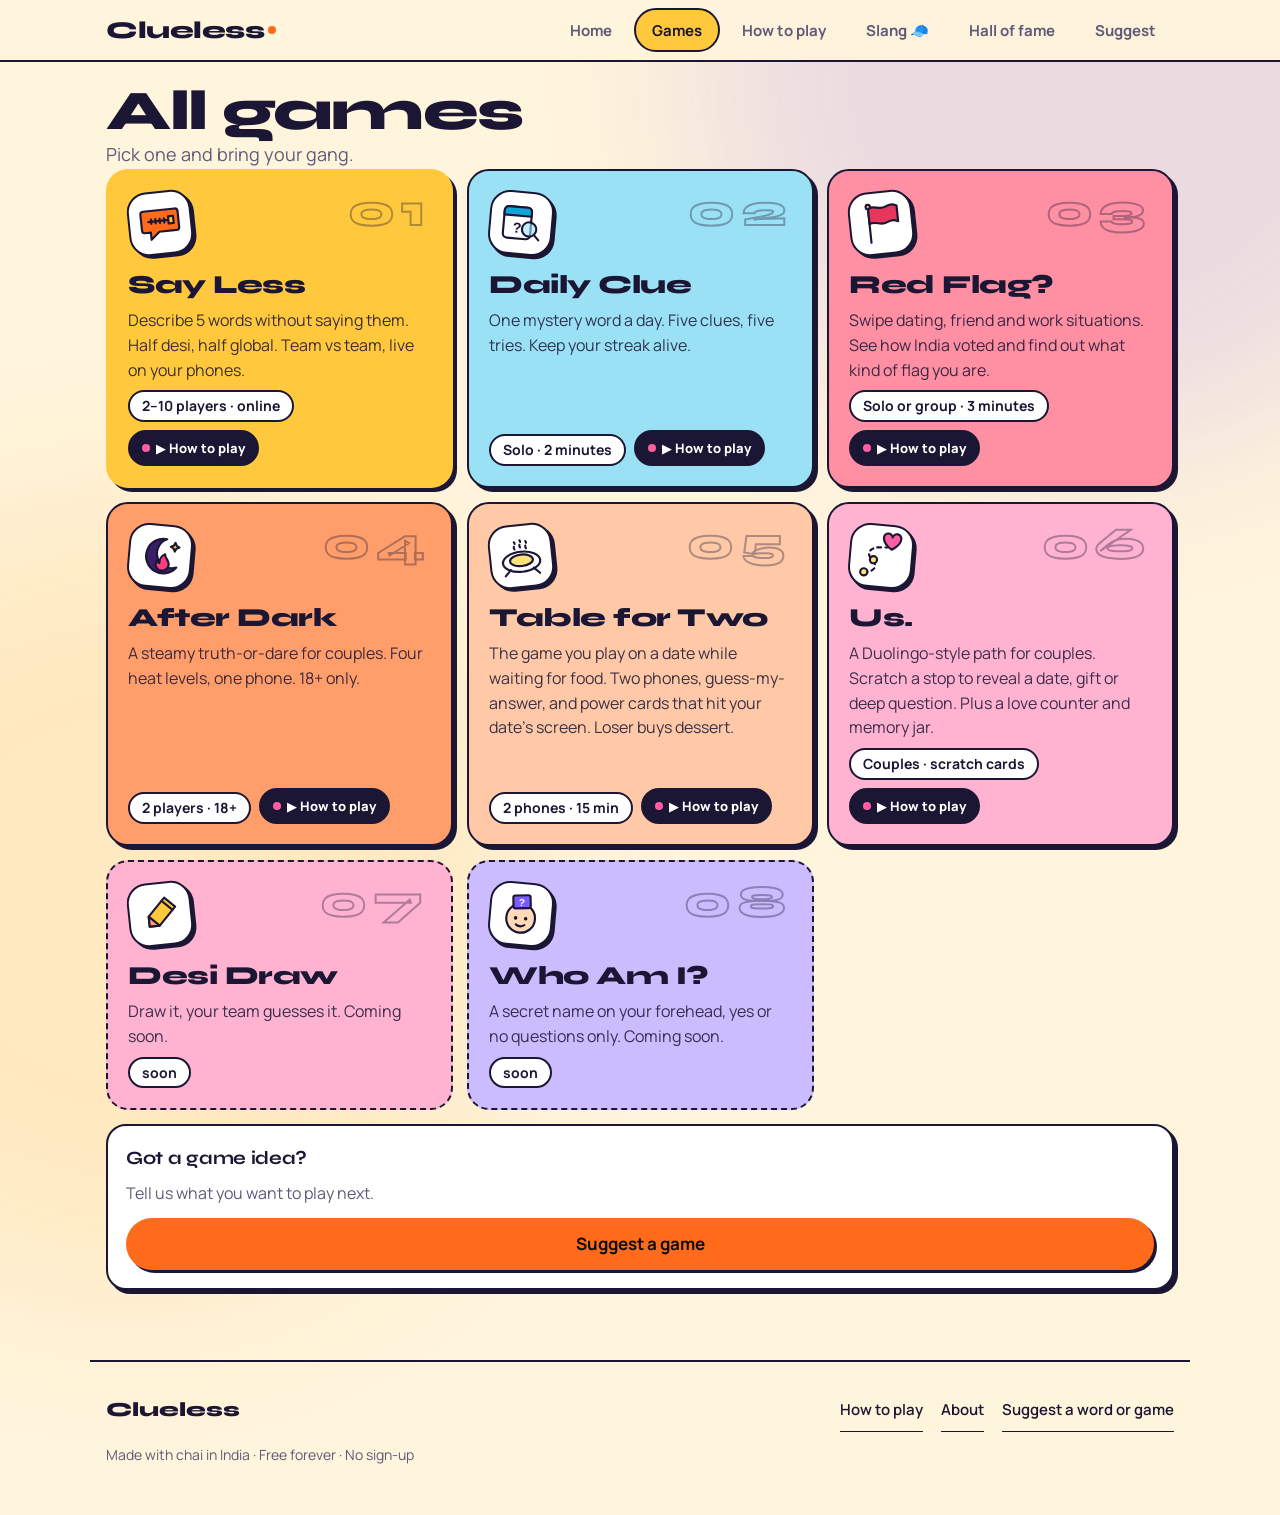
<file: games.html>
<!DOCTYPE html><html lang="en"><head><meta charset="utf-8"><meta name="viewport" content="width=device-width, initial-scale=1, viewport-fit=cover"><meta name="theme-color" content="#FFF4DC"><meta name="apple-mobile-web-app-capable" content="yes"><title>Games – Clueless</title><meta name="description" content="All Clueless party games: Say Less, Daily Clue and more coming soon."><meta property="og:title" content="Games – Clueless"><meta property="og:description" content="All Clueless party games: Say Less, Daily Clue and more coming soon."><meta property="og:type" content="website"><meta name="twitter:card" content="summary"><link rel="icon" href="data:image/svg+xml,%3Csvg xmlns=%27http://www.w3.org/2000/svg%27 viewBox=%270 0 64 64%27%3E%3Crect width=%2764%27 height=%2764%27 rx=%2716%27 fill=%27%230D0D10%27/%3E%3Ctext x=%2732%27 y=%2744%27 font-size=%2740%27 font-weight=%27800%27 font-family=%27Arial%27 text-anchor=%27middle%27 fill=%27%23FF7A1A%27%3EC%3C/text%3E%3C/svg%3E"><link rel="stylesheet" href="shared.css"></head><body class="site" data-p="ready"><div id="nav"></div><main class="wrap"><h1 class="hero">All games</h1><p class="sub">Pick one and bring your gang.</p><div class="games" id="games"></div><div class="card" style="margin-top:14px"><h3>Got a game idea?</h3><p>Tell us what you want to play next.</p><a class="btn pink" href="suggest.html">Suggest a game</a></div></main><footer id="ft"></footer><script src="shared.js"></script><script src="howto.js"></script></body></html>
</file>
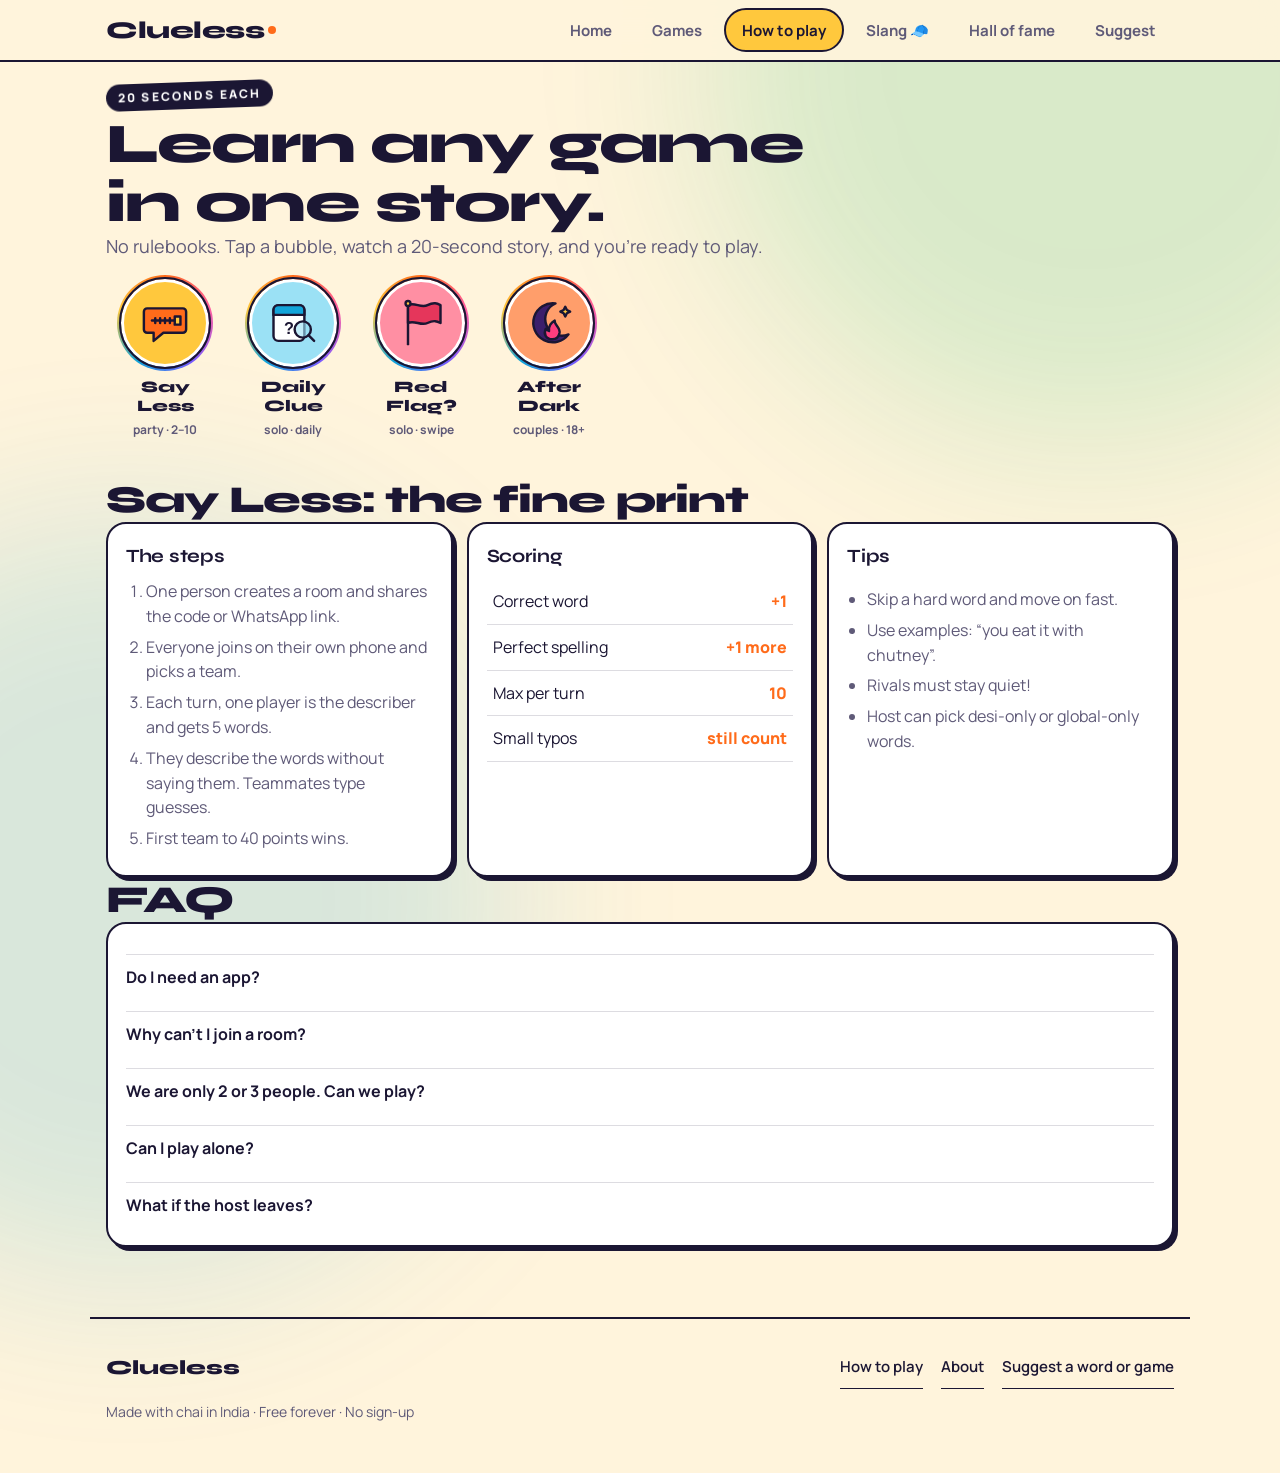
<file: how-to-play.html>
<!DOCTYPE html><html lang="en"><head><meta charset="utf-8"><meta name="viewport" content="width=device-width, initial-scale=1, viewport-fit=cover"><meta name="theme-color" content="#FFF4DC"><meta name="apple-mobile-web-app-capable" content="yes"><title>How to play – Clueless</title><meta name="description" content="How to play Say Less: describe words without saying them and let your team guess. First to 40 wins."><meta property="og:title" content="How to play – Clueless"><meta property="og:description" content="How to play Say Less: describe words without saying them and let your team guess. First to 40 wins."><meta property="og:type" content="website"><meta name="twitter:card" content="summary"><link rel="icon" href="data:image/svg+xml,%3Csvg xmlns=%27http://www.w3.org/2000/svg%27 viewBox=%270 0 64 64%27%3E%3Crect width=%2764%27 height=%2764%27 rx=%2716%27 fill=%27%230D0D10%27/%3E%3Ctext x=%2732%27 y=%2744%27 font-size=%2740%27 font-weight=%27800%27 font-family=%27Arial%27 text-anchor=%27middle%27 fill=%27%23FF7A1A%27%3EC%3C/text%3E%3C/svg%3E"><link rel="stylesheet" href="shared.css"></head><body class="site" data-p="play"><div id="nav"></div><main class="wrap"><span class="kicker">20 seconds each</span><h1 class="hero" style="margin-top:6px">Learn any game<br>in one story.</h1><p class="sub">No rulebooks. Tap a bubble, watch a 20-second story, and you’re ready to play.</p>
<div class="stories">
<button class="story" data-howto="say" style="--sc:#FFC83D"><span class="ring"><span class="ico" data-i="say"></span></span><b>Say Less</b><small>party · 2–10</small></button>
<button class="story" data-howto="clue" style="--sc:#9BE1F5"><span class="ring"><span class="ico" data-i="clue"></span></span><b>Daily Clue</b><small>solo · daily</small></button>
<button class="story" data-howto="flag" style="--sc:#FF8FA3"><span class="ring"><span class="ico" data-i="flag"></span></span><b>Red Flag?</b><small>solo · swipe</small></button>
<button class="story" data-howto="dark" style="--sc:#FF9E6B"><span class="ring"><span class="ico" data-i="dark"></span></span><b>After Dark</b><small>couples · 18+</small></button>
</div>
<h2 class="sec">Say Less: the fine print</h2>
<div class="grid3"><div class="card"><h3>The steps</h3><ol><li>One person creates a room and shares the code or WhatsApp link.</li><li>Everyone joins on their own phone and picks a team.</li><li>Each turn, one player is the describer and gets 5 words.</li><li>They describe the words without saying them. Teammates type guesses.</li><li>First team to 40 points wins.</li></ol></div>
<div class="card"><h3>Scoring</h3><table><tr><td>Correct word</td><td>+1</td></tr><tr><td>Perfect spelling</td><td>+1 more</td></tr><tr><td>Max per turn</td><td>10</td></tr><tr><td>Small typos</td><td>still count</td></tr></table></div>
<div class="card"><h3>Tips</h3><ul class="t"><li>Skip a hard word and move on fast.</li><li>Use examples: “you eat it with chutney”.</li><li>Rivals must stay quiet!</li><li>Host can pick desi-only or global-only words.</li></ul></div></div>
<h2 class="sec">FAQ</h2><div class="card"><details><summary>Do I need an app?</summary><p>No. It runs in your browser on any phone or laptop.</p></details><details><summary>Why can’t I join a room?</summary><p>The game may have already started, or the code is wrong. Ask the host for a fresh link.</p></details><details><summary>We are only 2 or 3 people. Can we play?</summary><p>Yes. Pick <b>Duel</b> for 2 players: you take turns describing and the other person guesses. Pick <b>Co-op</b> for 2 or more: everyone is one squad, and you try to beat the goal together. <b>Teams</b> mode needs 4 or more players.</p></details><details><summary>Can I play alone?</summary><p>Try the Daily Clue, a solo word puzzle that changes every day.</p></details><details><summary>What if the host leaves?</summary><p>Another player becomes host automatically.</p></details></div></main><footer id="ft"></footer><script src="shared.js"></script><script src="howto.js"></script><script>document.querySelectorAll(".story .ico").forEach(e=>e.innerHTML=ICONS[e.dataset.i])</script></body></html>
</file>
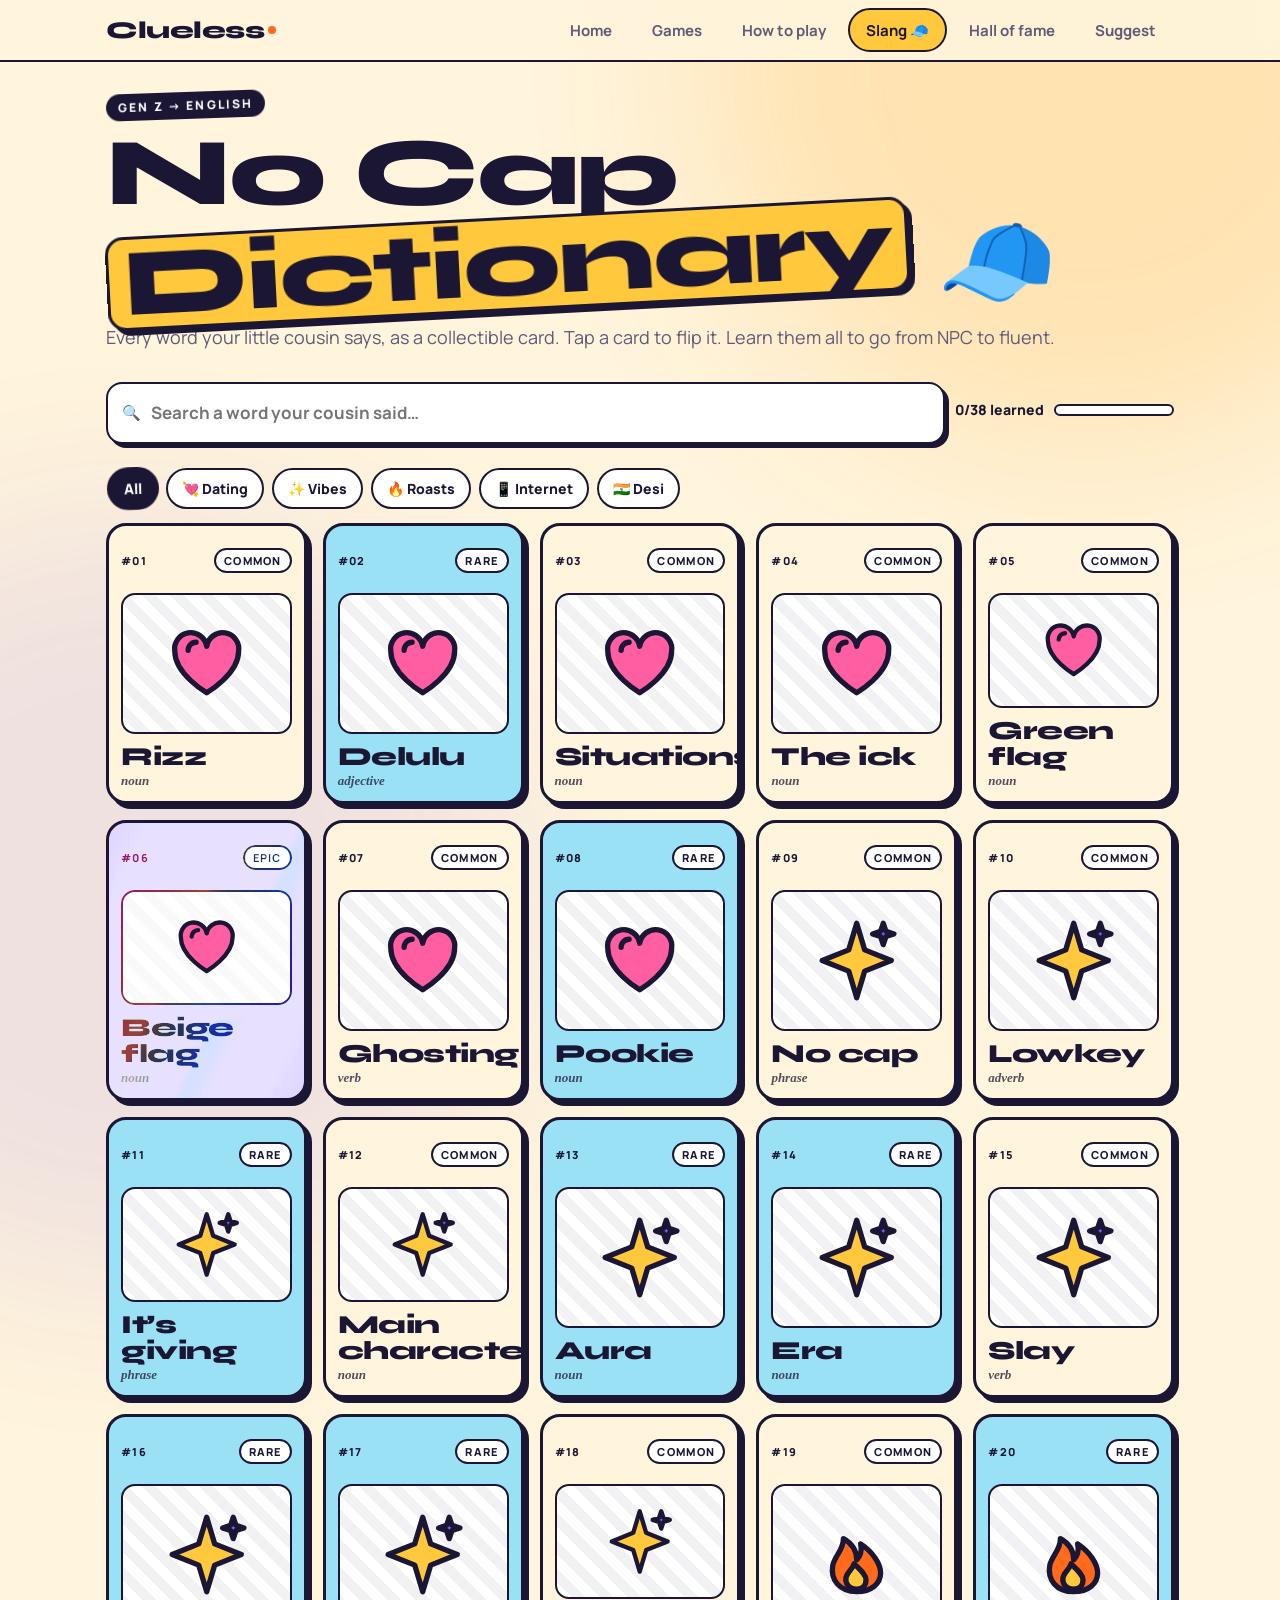
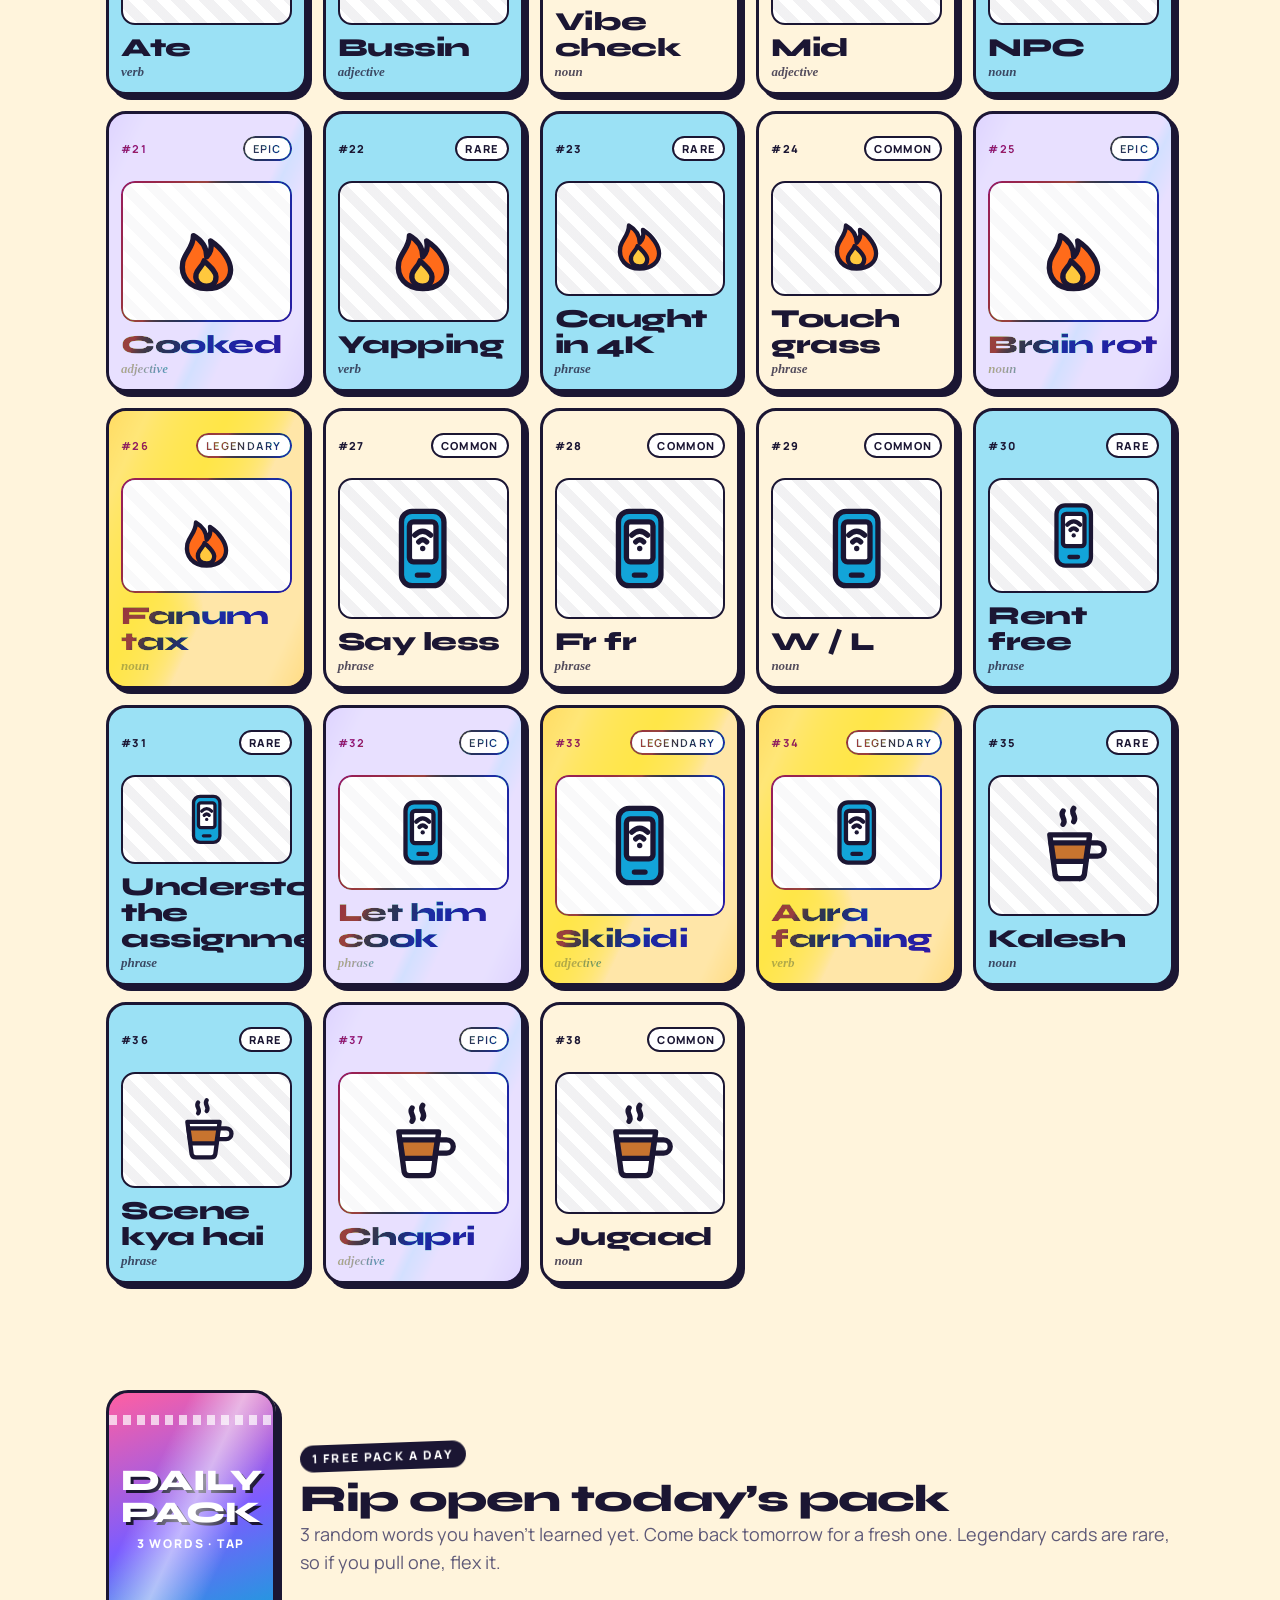
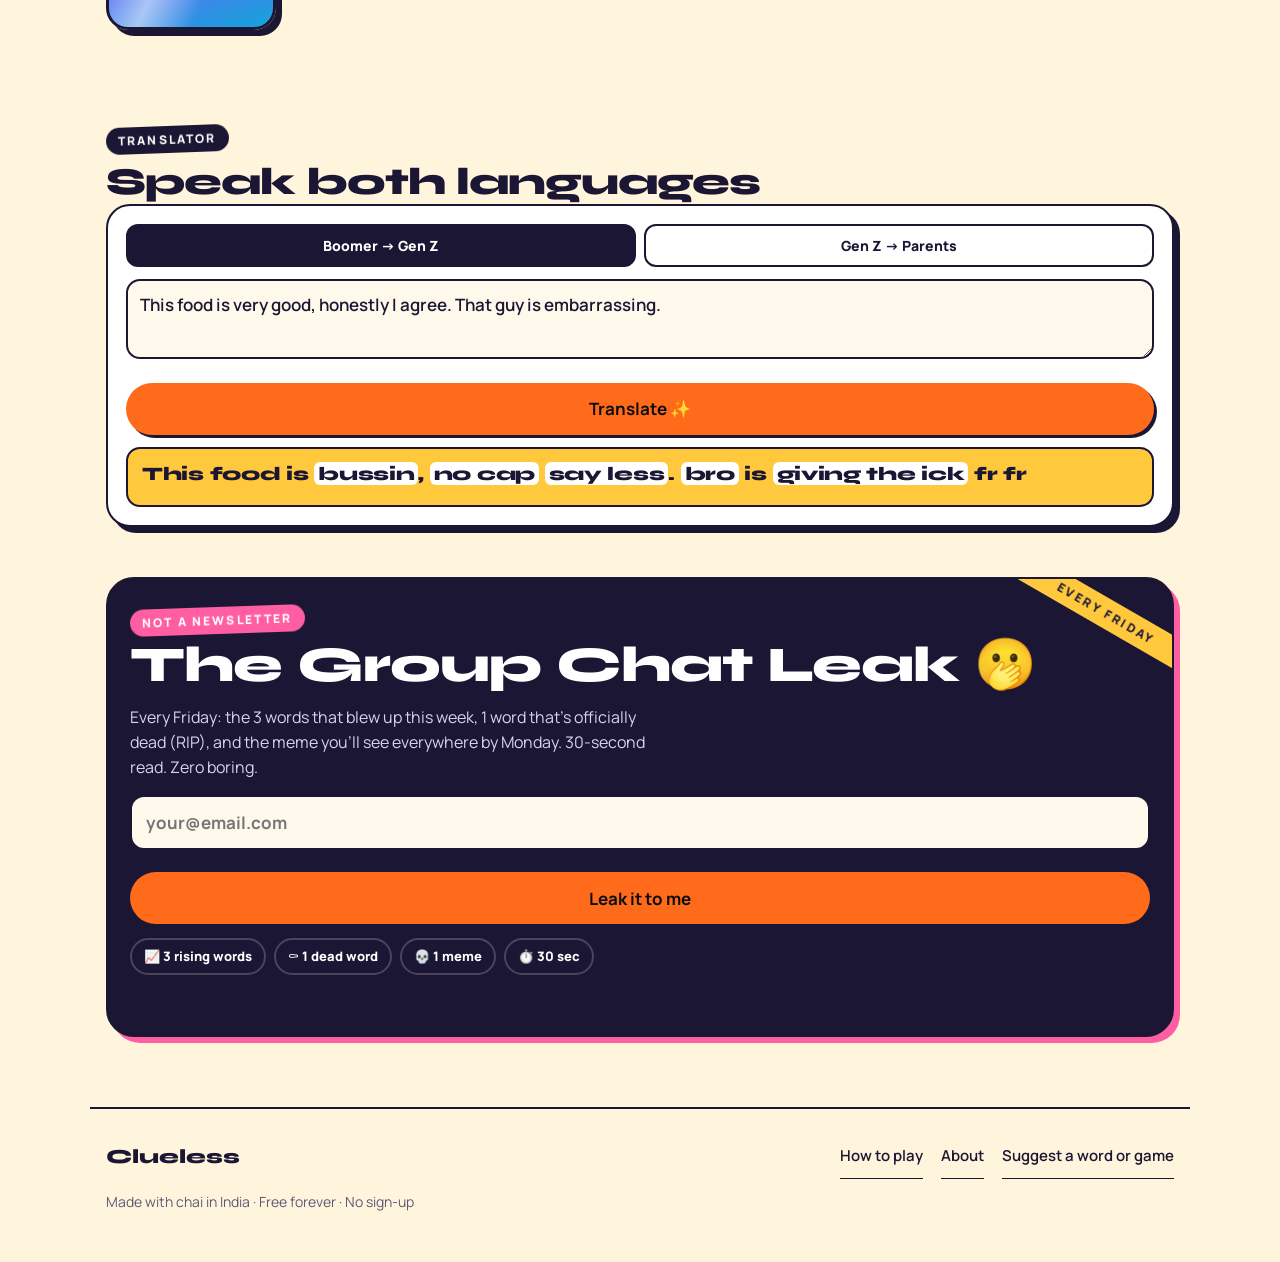
<file: slang.html>
<!DOCTYPE html><html lang="en"><head><meta charset="utf-8"><meta name="viewport" content="width=device-width, initial-scale=1, viewport-fit=cover"><meta name="theme-color" content="#FFF4DC"><title>No Cap Dictionary – Gen Z slang, explained · Clueless</title><meta name="description" content="Gen Z slang as collectible cards. Flip to learn what rizz, delulu, aura and 30+ more words mean, with desi examples. Translate boomer to Gen Z."><meta property="og:title" content="No Cap Dictionary 🧢 – collect every Gen Z word"><meta property="og:description" content="Flip the cards, open a daily pack, and finally understand what your little cousin is saying."><meta property="og:type" content="website"><meta name="twitter:card" content="summary"><link rel="icon" href="data:image/svg+xml,%3Csvg xmlns=%27http://www.w3.org/2000/svg%27 viewBox=%270 0 64 64%27%3E%3Crect width=%2764%27 height=%2764%27 rx=%2716%27 fill=%27%23FFC83D%27/%3E%3Ctext x=%2732%27 y=%2745%27 font-size=%2738%27 text-anchor=%27middle%27%3E%F0%9F%A7%A2%3C/text%3E%3C/svg%3E"><link rel="stylesheet" href="shared.css">
<style>
.dx-hero{text-align:left;padding-top:10px}
.dx-hero h1{font:800 clamp(44px,10vw,96px)/.92 var(--d);letter-spacing:-2px;margin:10px 0 12px}
.dx-hero h1 .stk{display:inline-block;background:var(--sun);border:3px solid var(--stroke);border-radius:18px;padding:0 14px;transform:rotate(-3deg);box-shadow:5px 5px 0 var(--stroke)}
.dx-bar{display:flex;flex-wrap:wrap;gap:10px;align-items:center;margin:18px 0 8px}
.dx-search{flex:1 1 260px;display:flex;align-items:center;gap:10px;background:#fff;border:2px solid var(--stroke);border-radius:16px;padding:4px 6px 4px 14px;box-shadow:4px 4px 0 var(--stroke)}
.dx-search input{border:0!important;outline:0;flex:1;font:700 17px Manrope,system-ui,sans-serif;padding:10px 0;background:none;box-shadow:none}
.dx-prog{display:flex;align-items:center;gap:10px;font-weight:800;font-size:14px}
.dx-prog .pb{width:120px;height:12px;border:2px solid var(--stroke);border-radius:8px;overflow:hidden;background:#fff}.dx-prog .pb b{display:block;height:100%;background:linear-gradient(90deg,#FF5FA2,#7B5CFF);width:0;transition:width .6s cubic-bezier(.2,.9,.2,1)}
.dx-cats{display:flex;gap:8px;overflow-x:auto;padding:10px 2px 14px;scrollbar-width:none}
.dx-cats button{flex:none;font:800 14px Manrope,system-ui,sans-serif;padding:9px 14px;border-radius:99px;border:2px solid var(--stroke);background:#fff;color:var(--ink);cursor:pointer;transition:transform .2s}
.dx-cats button.on{background:var(--ink);color:#fff;transform:rotate(-2deg) scale(1.04)}
.dx-grid{display:grid;grid-template-columns:repeat(auto-fill,minmax(190px,1fr));gap:16px;perspective:1200px}
.sc{position:relative;aspect-ratio:5/7;cursor:pointer;transform-style:preserve-3d;transition:transform .7s cubic-bezier(.3,1.3,.4,1);--rx:0deg;--ry:0deg;transform:rotateX(var(--rx)) rotateY(var(--ry));animation:dealIn .6s cubic-bezier(.3,1.4,.5,1) backwards;animation-delay:var(--dd,0s)}
@keyframes dealIn{from{opacity:0;transform:translateY(40px) rotate(-8deg) scale(.8)}}
.sc.flip{transform:rotateY(180deg)}
.sc .fc{position:absolute;inset:0;border-radius:20px;border:3px solid var(--stroke);backface-visibility:hidden;-webkit-backface-visibility:hidden;overflow:hidden;box-shadow:5px 5px 0 var(--stroke)}
.sc .front{background:var(--cbg);display:flex;flex-direction:column;padding:12px}
.sc .front .top{display:flex;justify-content:space-between;align-items:center;font:800 11px Manrope,sans-serif;letter-spacing:.12em;text-transform:uppercase}
.sc .rar{background:#fff;border:2px solid var(--stroke);border-radius:99px;padding:3px 8px}
.sc .art2{flex:1;margin:10px 0;border:2.5px solid var(--stroke);border-radius:14px;background:#fff;display:grid;place-items:center;position:relative;overflow:hidden}
.sc .art2 .glyph{font:800 clamp(40px,9vw,64px)/1 var(--d);color:var(--cbg);-webkit-text-stroke:2.5px var(--stroke);transform:rotate(-6deg);letter-spacing:-2px;position:relative;z-index:1}
.sc .art2::before{content:"";position:absolute;inset:0;background:repeating-linear-gradient(45deg,transparent 0 10px,rgba(27,22,51,.06) 10px 20px)}
.sc .wd{font:800 clamp(20px,4.6vw,26px)/1 var(--d);letter-spacing:-.5px}
.sc .pos{font:italic 600 13px Georgia,serif;opacity:.75;margin-top:3px}
.sc .seen{position:absolute;top:44px;right:16px;z-index:3;background:#12B76A;color:#fff;border:2px solid var(--stroke);border-radius:99px;font:800 11px Manrope;padding:3px 8px;transform:rotate(8deg);display:none}
.sc.got .seen{display:block}
.sc .foil{position:absolute;inset:0;pointer-events:none;mix-blend-mode:color-dodge;opacity:0;transition:opacity .3s;background:radial-gradient(circle at var(--fx,50%) var(--fy,50%),rgba(255,255,255,.9),transparent 40%),linear-gradient(115deg,transparent 20%,#ff5fa2 35%,#ffc83d 45%,#12a4d9 55%,#7b5cff 65%,transparent 80%);background-size:100% 100%,250% 250%;background-position:center,var(--fx,50%) var(--fy,50%)}
.sc:hover .foil,.sc.r3 .foil,.sc.r4 .foil{opacity:.55}
.sc.r4 .front{box-shadow:5px 5px 0 var(--stroke),0 0 0 4px #FFC83D inset}
.sc .back{transform:rotateY(180deg);background:#fff;padding:14px;display:flex;flex-direction:column;gap:8px;font-size:14px;line-height:1.35}
.sc .back h4{font:800 22px/1 var(--d);margin:0}
.sc .back .mean{font-weight:700}
.sc .back .eg{background:var(--cbg);border:2px solid var(--stroke);border-radius:12px;padding:8px 10px;font-style:italic}
.sc .back .boom{font-size:12.5px;color:var(--mute)}
.sc .back .cr{margin-top:auto;font:800 11px Manrope;letter-spacing:.1em;text-transform:uppercase;display:flex;justify-content:space-between;align-items:center}
.sc .back .cr i{font-style:normal;letter-spacing:2px;font-size:14px}
.r1{--cbg:#FFF4DC}.r2{--cbg:#9BE1F5}.r3{--cbg:#CBBBFF}.r4{--cbg:#FFC83D}
@media (max-width:520px){.dx-grid{grid-template-columns:1fr 1fr;gap:12px}}
.sc .art2 svg{width:62%;height:62%;position:relative;z-index:1;transition:transform .5s cubic-bezier(.3,1.8,.4,1)}
.sc:hover .art2 svg{transform:scale(1.12) rotate(-8deg)}
.dx-empty{grid-column:1/-1;text-align:center;padding:40px;font-weight:700;color:var(--mute)}
/* pack */
.pack-band{display:grid;grid-template-columns:auto 1fr;gap:24px;align-items:center}
@media (max-width:700px){.pack-band{grid-template-columns:1fr;text-align:center;justify-items:center}}
.pack{width:170px;height:240px;border:3px solid var(--stroke);border-radius:22px;box-shadow:6px 6px 0 var(--stroke);background:linear-gradient(160deg,#FF5FA2,#7B5CFF 55%,#12A4D9);position:relative;cursor:pointer;display:grid;place-items:center;color:#fff;text-align:center;overflow:hidden;transition:transform .3s cubic-bezier(.3,1.8,.4,1);animation:packWob 2.4s ease-in-out infinite}
@keyframes packWob{50%{transform:rotate(-3deg) translateY(-6px)}}
.pack:hover{transform:scale(1.05) rotate(3deg)}
.pack b{font:800 30px/1 var(--d);text-shadow:3px 3px 0 var(--stroke)}
.pack small{display:block;font-weight:800;font-size:12px;letter-spacing:.15em;margin-top:6px}
.pack::before{content:"";position:absolute;left:0;right:0;top:22px;height:10px;background:repeating-linear-gradient(90deg,#fff 0 8px,transparent 8px 14px);opacity:.7}
.pack::after{content:"";position:absolute;inset:-50%;background:linear-gradient(115deg,transparent 40%,rgba(255,255,255,.55) 50%,transparent 60%);animation:shine 2.6s linear infinite}
@keyframes shine{from{transform:translateX(-40%)}to{transform:translateX(40%)}}
.pack.used{filter:grayscale(.7);animation:none;cursor:default}
.ov{position:fixed;inset:0;z-index:900;background:rgba(18,12,36,.82);backdrop-filter:blur(8px);display:grid;place-items:center;padding:20px;animation:hxIn .3s both}
.ov .row{display:flex;gap:14px;justify-content:center;flex-wrap:wrap;perspective:1200px}
.ov .sc{width:min(200px,40vw);animation:burst .8s cubic-bezier(.3,1.5,.5,1) backwards}
.ov .sc:nth-child(2){animation-delay:.15s}.ov .sc:nth-child(3){animation-delay:.3s}
@keyframes burst{from{opacity:0;transform:translateY(120px) scale(.3) rotate(20deg)}}
.ov .cap{color:#fff;text-align:center;font:800 24px var(--d);margin-bottom:16px}
.ov .btn{margin-top:18px}
/* translator */
.tr{display:grid;gap:12px;background:#fff;border:2px solid var(--stroke);border-radius:24px;box-shadow:6px 6px 0 var(--stroke);padding:18px}
.tr .dir{display:flex;gap:8px}
.tr .dir button{flex:1;font:800 14px Manrope;padding:10px;border-radius:12px;border:2px solid var(--stroke);background:#fff;cursor:pointer;color:var(--ink)}
.tr .dir button.on{background:var(--ink);color:#fff}
.tr textarea{min-height:80px;font:600 17px Manrope;border-radius:14px;padding:12px;resize:vertical}
.tr .out{min-height:60px;background:var(--sun);border:2px solid var(--stroke);border-radius:14px;padding:12px 14px;font:800 19px/1.35 var(--d);letter-spacing:-.3px}
.tr .out mark{background:#fff;border-radius:6px;padding:0 4px;color:inherit}
/* friday drop */
.drop{position:relative;background:var(--ink);color:#fff;border-radius:28px;padding:28px 22px;overflow:hidden;border:2px solid var(--stroke);box-shadow:6px 6px 0 #FF5FA2}
.drop h2{font:800 clamp(30px,6vw,50px)/.95 var(--d);letter-spacing:-1px;margin:8px 0 10px}
.drop p{color:#d9d2f0;max-width:520px}
.drop .tape{position:absolute;top:18px;right:-50px;transform:rotate(30deg);background:var(--sun);color:var(--ink);font:800 12px Manrope;letter-spacing:.2em;padding:6px 60px;border-block:2px solid var(--stroke)}
.drop form{display:flex;gap:10px;flex-wrap:wrap;margin-top:16px}
.drop input{flex:1 1 220px;font:700 17px Manrope;padding:14px;border-radius:14px}
.drop .perks{display:flex;gap:8px;flex-wrap:wrap;margin-top:14px}
.drop .perks span{font-weight:800;font-size:13px;border:2px solid #fff3;border-radius:99px;padding:6px 12px}
.drop .ok{font-weight:800;color:#3DDC97;margin-top:10px;min-height:22px}
</style></head><body class="site"><div id="nav"></div><main class="wrap" style="max-width:1100px">
<section class="dx-hero"><span class="kicker">Gen Z → English</span><h1>No Cap <span class="stk">Dictionary</span> 🧢</h1><p class="sub">Every word your little cousin says, as a collectible card. Tap a card to flip it. Learn them all to go from NPC to fluent.</p>
<div class="dx-bar"><label class="dx-search"><span aria-hidden="true">🔍</span><input id="q" placeholder="Search a word your cousin said…" aria-label="Search slang"></label><div class="dx-prog"><span id="pg">0/0 learned</span><div class="pb"><b id="pb"></b></div></div></div>
<div class="dx-cats" id="cats"></div></section>
<div class="dx-grid" id="grid"></div>

<section class="band" style="margin-top:50px;background:none;border:0;padding-left:0;padding-right:0"><div class="pack-band">
<div class="pack" id="pk" role="button" tabindex="0" aria-label="Open today's pack"><div><b>DAILY<br>PACK</b><small>3 WORDS · TAP</small></div></div>
<div><span class="kicker">1 free pack a day</span><h2 class="sec" style="margin-top:6px">Rip open today’s pack</h2><p class="sub">3 random words you haven’t learned yet. Come back tomorrow for a fresh one. Legendary cards are rare, so if you pull one, flex it.</p></div>
</div></section>

<section style="margin-top:40px"><span class="kicker">Translator</span><h2 class="sec" style="margin-top:6px">Speak both languages</h2>
<div class="tr"><div class="dir"><button class="on" data-d="z">Boomer → Gen Z</button><button data-d="b">Gen Z → Parents</button></div>
<textarea id="ti" aria-label="Text to translate">This food is very good, honestly I agree. That guy is embarrassing.</textarea>
<button class="btn pink" id="tb">Translate ✨</button><div class="out" id="to" aria-live="polite"></div></div></section>

<section style="margin-top:50px"><div class="drop"><span class="tape">EVERY FRIDAY</span><span class="kicker" style="background:#FF5FA2">Not a newsletter</span>
<h2>The Group Chat Leak 🫢</h2><p>Every Friday: the 3 words that blew up this week, 1 word that’s officially dead (RIP), and the meme you’ll see everywhere by Monday. 30-second read. Zero boring.</p>
<form id="df"><input type="email" id="de" required placeholder="your@email.com" aria-label="Email"><button class="btn pink">Leak it to me</button></form>
<div class="perks"><span>📈 3 rising words</span><span>⚰️ 1 dead word</span><span>💀 1 meme</span><span>⏱️ 30 sec</span></div>
<div class="ok" id="dok" aria-live="polite"></div></div></section>
</main><footer id="ft"></footer><script src="shared.js"></script>
<script>
// [word, category, rarity 1-4, part of speech, meaning, example, boomer translation, cringe if adults use it 0-5]
const W=[
["Rizz","dating",1,"noun","Charm. The ability to flirt and pull someone.","“He got her number in 2 minutes. Unreal rizz.”","Charisma",4],
["Delulu","dating",2,"adjective","Delusional, usually about a crush or a dream. Often said proudly.","“I’m delulu enough to think he’ll text first.”","Unrealistic",3],
["Situationship","dating",1,"noun","More than friends, less than a relationship. No labels, lots of confusion.","“It’s been 6 months and it’s still a situationship.”","Undefined relationship",2],
["The ick","dating",1,"noun","A sudden turn-off that ruins someone for you, often over something tiny.","“He clapped when the plane landed. Instant ick.”","Lost interest",2],
["Green flag","dating",1,"noun","A good sign in someone’s behaviour.","“She remembered my mom’s birthday. Green flag.”","Good quality",1],
["Beige flag","dating",3,"noun","Not good or bad, just a weirdly specific quirk.","“He names all his plants. Beige flag.”","Odd habit",2],
["Ghosting","dating",1,"verb","Disappearing from a chat or relationship without any explanation.","“We talked for weeks and then she ghosted.”","Stopped replying",1],
["Pookie","dating",2,"noun","A cute pet name for someone you love.","“Good morning pookie, did you eat?”","Sweetheart",5],
["No cap","vibes",1,"phrase","No lie. For real. I’m being honest.","“This biryani is the best in Hyderabad, no cap.”","Honestly",4],
["Lowkey","vibes",1,"adverb","Kind of, secretly, a little.","“I lowkey want to skip the wedding.”","Somewhat",2],
["It’s giving","vibes",2,"phrase","It has the energy of… / it looks like…","“That outfit? It’s giving Bollywood villain.”","It resembles",4],
["Main character","vibes",1,"noun","Acting like you’re the lead of the movie of your life.","“Walking in the rain with earphones in. Main character energy.”","Self-assured",3],
["Aura","vibes",2,"noun","Your vibe or reputation points. Cool moves gain aura, cringe loses it.","“He tripped on stage. Minus 1000 aura.”","Reputation",3],
["Era","vibes",2,"noun","A phase of your life with its own vibe.","“I’m in my gym era. Don’t call me after 9.”","Phase",2],
["Slay","vibes",1,"verb","To do something amazingly well, especially look good.","“You slayed that presentation.”","Did great",4],
["Ate","vibes",2,"verb","Did it perfectly. “Ate and left no crumbs” means flawless.","“She ate that dance. No crumbs.”","Excelled",4],
["Bussin","vibes",2,"adjective","Extremely good. Usually about food.","“Mumma’s rajma chawal is bussin.”","Delicious",5],
["Vibe check","vibes",1,"noun","Checking someone’s mood or energy.","“Quick vibe check before we start the trip?”","How are you feeling?",3],
["Mid","roast",1,"adjective","Average. Not great, not terrible. Kind of disappointing.","“The movie was mid, the popcorn was better.”","Mediocre",3],
["NPC","roast",2,"noun","Someone with no original thoughts, like a background video game character.","“He just repeats whatever the topper says. Total NPC.”","Follower",3],
["Cooked","roast",3,"adjective","Done for. In big trouble.","“Exam is tomorrow and I haven’t opened the book. I’m cooked.”","Doomed",3],
["Yapping","roast",2,"verb","Talking a lot without saying much.","“Sir has been yapping for 40 minutes.”","Rambling",2],
["Caught in 4K","roast",2,"phrase","Caught red-handed, with clear proof.","“Said he was sick, posted from Goa. Caught in 4K.”","Caught red-handed",3],
["Touch grass","roast",1,"phrase","Go outside. You’re too online.","“You’re fighting strangers on Twitter? Touch grass.”","Take a break",3],
["Brain rot","roast",3,"noun","What too much scrolling does to your brain. Also, the silly content causing it.","“6 hours of reels. Full brain rot.”","Mindless content",2],
["Fanum tax","roast",4,"noun","When a friend steals a bite of your food. Named after a streamer.","“Bro took half my fries. Fanum tax.”","Food stealing",5],
["Say less","internet",1,"phrase","Got it, no need to explain, I’m in.","“Free food at the fest? Say less.”","Understood",3],
["Fr fr","internet",1,"phrase","For real, for real. Seriously.","“I’m sleeping by 11 tonight, fr fr.”","Seriously",4],
["W / L","internet",1,"noun","Win or loss. Can be about anything.","“Got the window seat. Massive W.”","Win / Loss",3],
["Rent free","internet",2,"phrase","When something stays in your head and won’t leave.","“That reel lives in my head rent free.”","Can’t stop thinking about it",2],
["Understood the assignment","internet",2,"phrase","Did exactly what was needed, and did it well.","“Theme was retro and she understood the assignment.”","Nailed it",3],
["Let him cook","internet",3,"phrase","Let them do their thing, they might be onto something.","“He’s mixing Maggi with Coke. Let him cook.”","Give them a chance",3],
["Skibidi","internet",4,"adjective","Means nothing and everything. From a viral meme series. Mostly used by kids.","“Why is my 10-year-old cousin saying skibidi to everything?”","Nonsense",5],
["Aura farming","internet",4,"verb","Doing cool, effortless things just to gain aura.","“Wearing sunglasses at night? Aura farming.”","Showing off",4],
["Kalesh","desi",2,"noun","Drama or a fight, usually loud and public. Huge on desi internet.","“There was a full kalesh in the society WhatsApp group.”","Quarrel",2],
["Scene kya hai","desi",2,"phrase","What’s the plan? What’s going on?","“Friday night scene kya hai?”","What’s the plan?",2],
["Chapri","desi",3,"adjective","Trying too hard to look cool, in a loud way. Use carefully, can sound mean.","“Neon hair, 3 chains, bike stunts. Bit chapri.”","Show-off",4],
["Jugaad","desi",1,"noun","A clever hack with whatever you have.","“No charger? Jugaad with the TV’s USB port.”","Improvisation",0]];
const K='stroke="#1B1633" stroke-width="4" stroke-linejoin="round" stroke-linecap="round"';
const ART={dating:`<svg viewBox="0 0 64 64"><path ${K} fill="#FF5FA2" d="M32 54S8 40 8 23a12 12 0 0 1 24-4 12 12 0 0 1 24 4c0 17-24 31-24 31z"/><path ${K} fill="none" d="M18 22a6 6 0 0 1 6-6"/></svg>`,
vibes:`<svg viewBox="0 0 64 64"><path ${K} fill="#FFC83D" d="M32 4l6 20 20 8-20 8-6 20-6-20-20-8 20-8z"/><path ${K} fill="#7B5CFF" d="M52 4l2 6 6 2-6 2-2 6-2-6-6-2 6-2z"/></svg>`,
roast:`<svg viewBox="0 0 64 64"><path ${K} fill="#FF6B1A" d="M32 60c-13 0-20-9-18-20 2-8 8-11 8-20 7 4 10 10 10 16 3-3 4-7 3-12 9 6 15 15 15 22 0 8-7 14-18 14z"/><path ${K} fill="#FFC83D" d="M32 58c-6 0-9-4-8-9 1-4 5-6 6-10 4 4 9 8 9 12 0 5-3 7-7 7z"/></svg>`,
internet:`<svg viewBox="0 0 64 64"><rect ${K} fill="#12A4D9" x="16" y="4" width="32" height="56" rx="8"/><rect ${K} fill="#fff" x="22" y="12" width="20" height="30" rx="3"/><path ${K} fill="none" d="M26 22c4-4 8-4 12 0M29 27c2-2 4-2 6 0"/><circle fill="#1B1633" cx="32" cy="32" r="2"/><path ${K} d="M28 52h8"/></svg>`,
desi:`<svg viewBox="0 0 64 64"><path ${K} fill="#fff" d="M14 24h30l-4 30a4 4 0 0 1-4 3H22a4 4 0 0 1-4-3z"/><path ${K} fill="#C8742F" d="M15 30h28l-2 14H17z"/><path ${K} fill="none" d="M44 30h6a5 5 0 0 1 0 10h-8"/><path ${K} fill="none" d="M24 6c-3 4 3 6 0 10M32 4c-3 4 3 6 0 10"/></svg>`};
const CATS=[["all","All"],["dating","💘 Dating"],["vibes","✨ Vibes"],["roast","🔥 Roasts"],["internet","📱 Internet"],["desi","🇮🇳 Desi"]];
const RN=["","Common","Rare","Epic","Legendary"];
let seen=new Set();try{seen=new Set(JSON.parse(localStorage.getItem("dx_seen"))||[])}catch(e){}
const save=()=>{try{localStorage.setItem("dx_seen",JSON.stringify([...seen]))}catch(e){}prog()};
const prog=()=>{$("pg").textContent=`${seen.size}/${W.length} learned`;$("pb").style.width=seen.size/W.length*100+"%"};
let cat="all";
const card=(w,i,dd)=>{const[wd,c,r,pos,m,eg,boom,cr]=w;return `<div class="sc r${r} ${seen.has(i)?"got":""}" data-i="${i}" style="--dd:${dd}s" tabindex="0" role="button" aria-label="${esc(wd)}, tap to flip">
<div class="fc front"><div class="top"><span>#${String(i+1).padStart(2,"0")}</span><span class="rar">${RN[r]}</span></div><div class="art2">${ART[c]}</div><div class="wd">${esc(wd)}</div><div class="pos">${pos}</div><span class="seen">learned ✓</span><div class="foil"></div></div>
<div class="fc back"><h4>${esc(wd)}</h4><div class="mean">${esc(m)}</div><div class="eg">${esc(eg)}</div><div class="boom">👴 Parent version: <b>${esc(boom)}</b></div><div class="cr"><span>Cringe if adults say it</span><i>${"🔥".repeat(cr)||"✅"}</i></div></div></div>`};
function bind(root){root.querySelectorAll(".sc").forEach(el=>{const i=+el.dataset.i;
 const flip=()=>{el.classList.toggle("flip");el.style.setProperty("--rx","0deg");el.style.setProperty("--ry","0deg");if(!seen.has(i)){seen.add(i);el.classList.add("got");save();if(seen.size===W.length&&window.confetti)confetti()}};
 el.onclick=flip;el.onkeydown=e=>{if(e.key==="Enter"||e.key===" "){e.preventDefault();flip()}};
 el.onpointermove=e=>{if(e.pointerType!=="mouse"||el.classList.contains("flip"))return;const r=el.getBoundingClientRect(),x=(e.clientX-r.left)/r.width,y=(e.clientY-r.top)/r.height;el.style.setProperty("--ry",(x-.5)*18+"deg");el.style.setProperty("--rx",(.5-y)*18+"deg");el.style.setProperty("--fx",x*100+"%");el.style.setProperty("--fy",y*100+"%")};
 el.onpointerleave=()=>{el.style.setProperty("--rx","0deg");el.style.setProperty("--ry","0deg")}})}
function render(){const q=$("q").value.trim().toLowerCase();const list=W.map((w,i)=>[w,i]).filter(([w])=>(cat==="all"||w[1]===cat)&&(!q||(w[0]+" "+w[4]).toLowerCase().includes(q)));
 $("grid").innerHTML=list.length?list.map(([w,i],k)=>card(w,i,Math.min(k,12)*.04)).join(""):`<div class="dx-empty">No card for “${esc(q)}” yet. <a href="suggest.html">Suggest it</a> and we’ll add it 🫡</div>`;bind($("grid"))}
$("cats").innerHTML=CATS.map(c=>`<button data-c="${c[0]}" class="${c[0]===cat?"on":""}">${c[1]}</button>`).join("");
$("cats").onclick=e=>{const b=e.target.closest("button");if(!b)return;cat=b.dataset.c;$("cats").querySelectorAll("button").forEach(x=>x.classList.toggle("on",x===b));render()};
$("q").oninput=render;render();prog();
// daily pack
const today=new Date(Date.now()+19800000).toISOString().slice(0,10);
const packUsed=()=>{try{return localStorage.getItem("dx_pack")===today}catch(e){return false}};
const pk=$("pk");const markPack=()=>{if(packUsed()){pk.classList.add("used");pk.innerHTML="<div><b>OPENED</b><small>NEW PACK TOMORROW</small></div>"}};markPack();
const openPack=()=>{if(packUsed())return;let pool=W.map((w,i)=>i).filter(i=>!seen.has(i));if(pool.length<3)pool=W.map((w,i)=>i);
 const pick=[];const wt=i=>[0,8,4,2,1][W[i][2]];while(pick.length<3&&pool.length){const tot=pool.reduce((a,i)=>a+wt(i),0);let r=Math.random()*tot;const j=pool.findIndex(i=>(r-=wt(i))<0);pick.push(pool.splice(j<0?0:j,1)[0])}
 try{localStorage.setItem("dx_pack",today)}catch(e){}
 const best=Math.max(...pick.map(i=>W[i][2]));const ov=document.createElement("div");ov.className="ov";
 ov.innerHTML=`<div><div class="cap">${best===4?"LEGENDARY PULL 👑":best===3?"Ooh, an Epic 💜":"Your 3 words for today"}</div><div class="row">${pick.map((i,k)=>card(W[i],i,0)).join("")}</div><div style="text-align:center"><button class="btn pink" id="ovx">Add to collection</button></div></div>`;
 document.body.appendChild(ov);bind(ov);if(window.confetti)confetti();if(navigator.vibrate)navigator.vibrate([20,40,20]);
 ov.querySelector("#ovx").onclick=()=>{pick.forEach(i=>seen.add(i));save();ov.remove();markPack();render()}};
pk.onclick=openPack;pk.onkeydown=e=>{if(e.key==="Enter")openPack()};
// translator
let dir="z";
const Z=[[/\bvery good\b|\bexcellent\b|\bamazing\b|\bdelicious\b/gi,"bussin"],[/\bgood\b|\bnice\b/gi,"valid"],[/\baverage\b|\bokay\b|\bbad\b|\bboring\b/gi,"mid"],[/\bhonestly\b|\bseriously\b|\bto be honest\b/gi,"no cap"],[/\bi agree\b|\bunderstood\b|\bokay sure\b/gi,"say less"],[/\bembarrassing\b|\bawkward\b/gi,"giving the ick"],[/\bshowing off\b/gi,"aura farming"],[/\bsomewhat\b|\ba little\b|\bkind of\b/gi,"lowkey"],[/\bdoomed\b|\bin trouble\b/gi,"cooked"],[/\bwhat is the plan\b|\bwhat's the plan\b/gi,"scene kya hai"],[/\bgreat job\b|\bwell done\b/gi,"you ate"],[/\bfight\b|\bargument\b/gi,"kalesh"],[/\bdarling\b|\bsweetheart\b/gi,"pookie"],[/\bthat guy\b|\bthat man\b/gi,"bro"],[/\bfriend\b/gi,"bestie"]];
const ends=[" fr fr"," no cap 🧢"," 💀"," periodt"," it’s giving main character"];
const B=W.map(w=>[new RegExp("\\b"+w[0].replace(/[.*+?^${}()|[\]\\]/g,"\\$&").replace(/[’']/g,"[’']")+"\\b","gi"),w[6].toLowerCase()]);
$("tb").onclick=()=>{let t=esc($("ti").value.trim());if(!t){$("to").textContent="Type something first bestie";return}
 const R=dir==="z"?Z:B;R.forEach(([re,v])=>{t=t.replace(re,`<mark>${v}</mark>`)});if(dir==="z")t=t.replace(/[.!]?\s*$/,ends[Math.floor(Math.random()*ends.length)]);$("to").innerHTML=t};
document.querySelector(".tr .dir").onclick=e=>{const b=e.target.closest("button");if(!b)return;dir=b.dataset.d;document.querySelectorAll(".tr .dir button").forEach(x=>x.classList.toggle("on",x===b));$("ti").value=dir==="z"?"This food is very good, honestly I agree. That guy is embarrassing.":"Bro has zero rizz, his outfit was mid. No cap, he’s cooked.";$("tb").click()};
$("tb").click();
// friday drop
$("df").onsubmit=async e=>{e.preventDefault();const v=$("de").value.trim();$("dok").textContent="Sending…";
 try{const {db,D}=await Promise.race([import("./fb.js"),new Promise((_,x)=>setTimeout(()=>x(1),6000))]);await D.push(D.ref(db,"suggestions"),{k:"drop",t:v.slice(0,200),n:"",ts:Date.now()});$("dok").textContent="You’re in. First leak lands Friday 🫢";$("de").value="";if(window.confetti)confetti()}catch(err){$("dok").textContent="Couldn’t send. Try again in a bit?"}};
</script><script src="howto.js"></script></body></html>
</file>
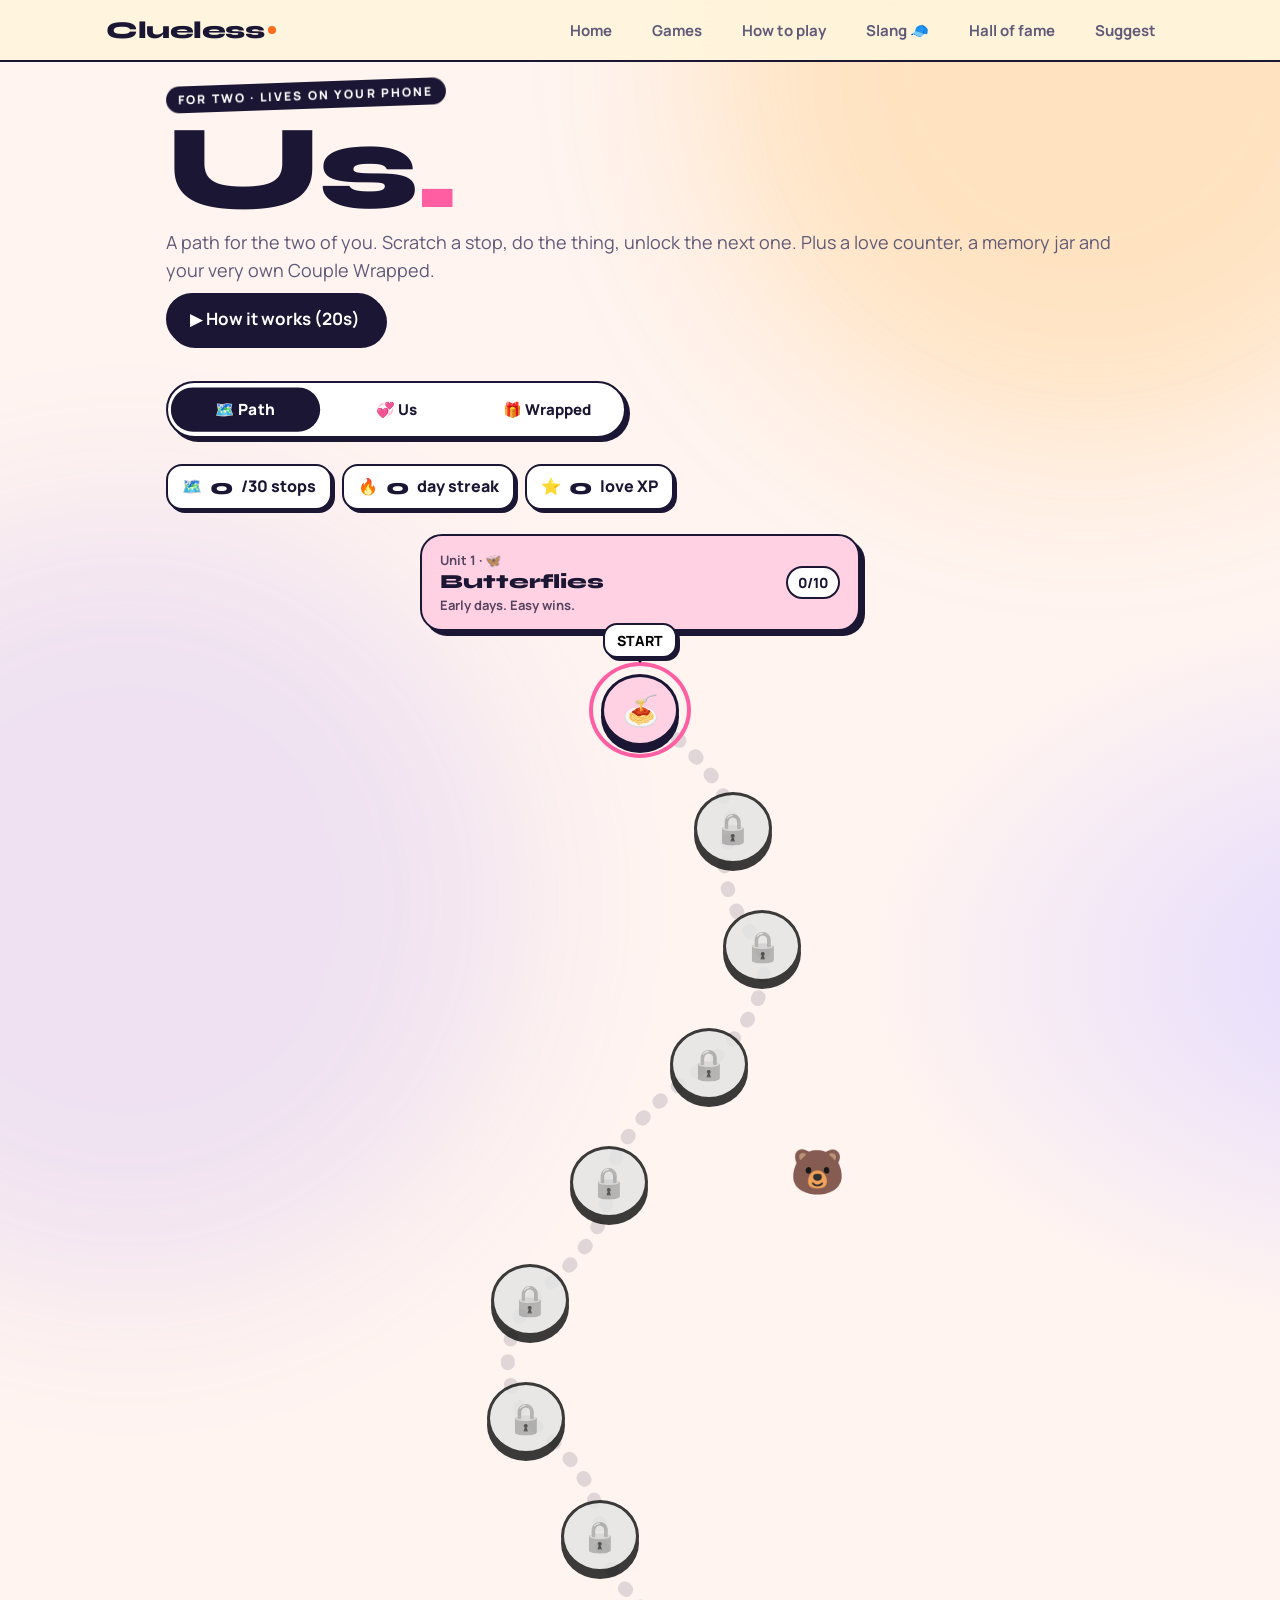
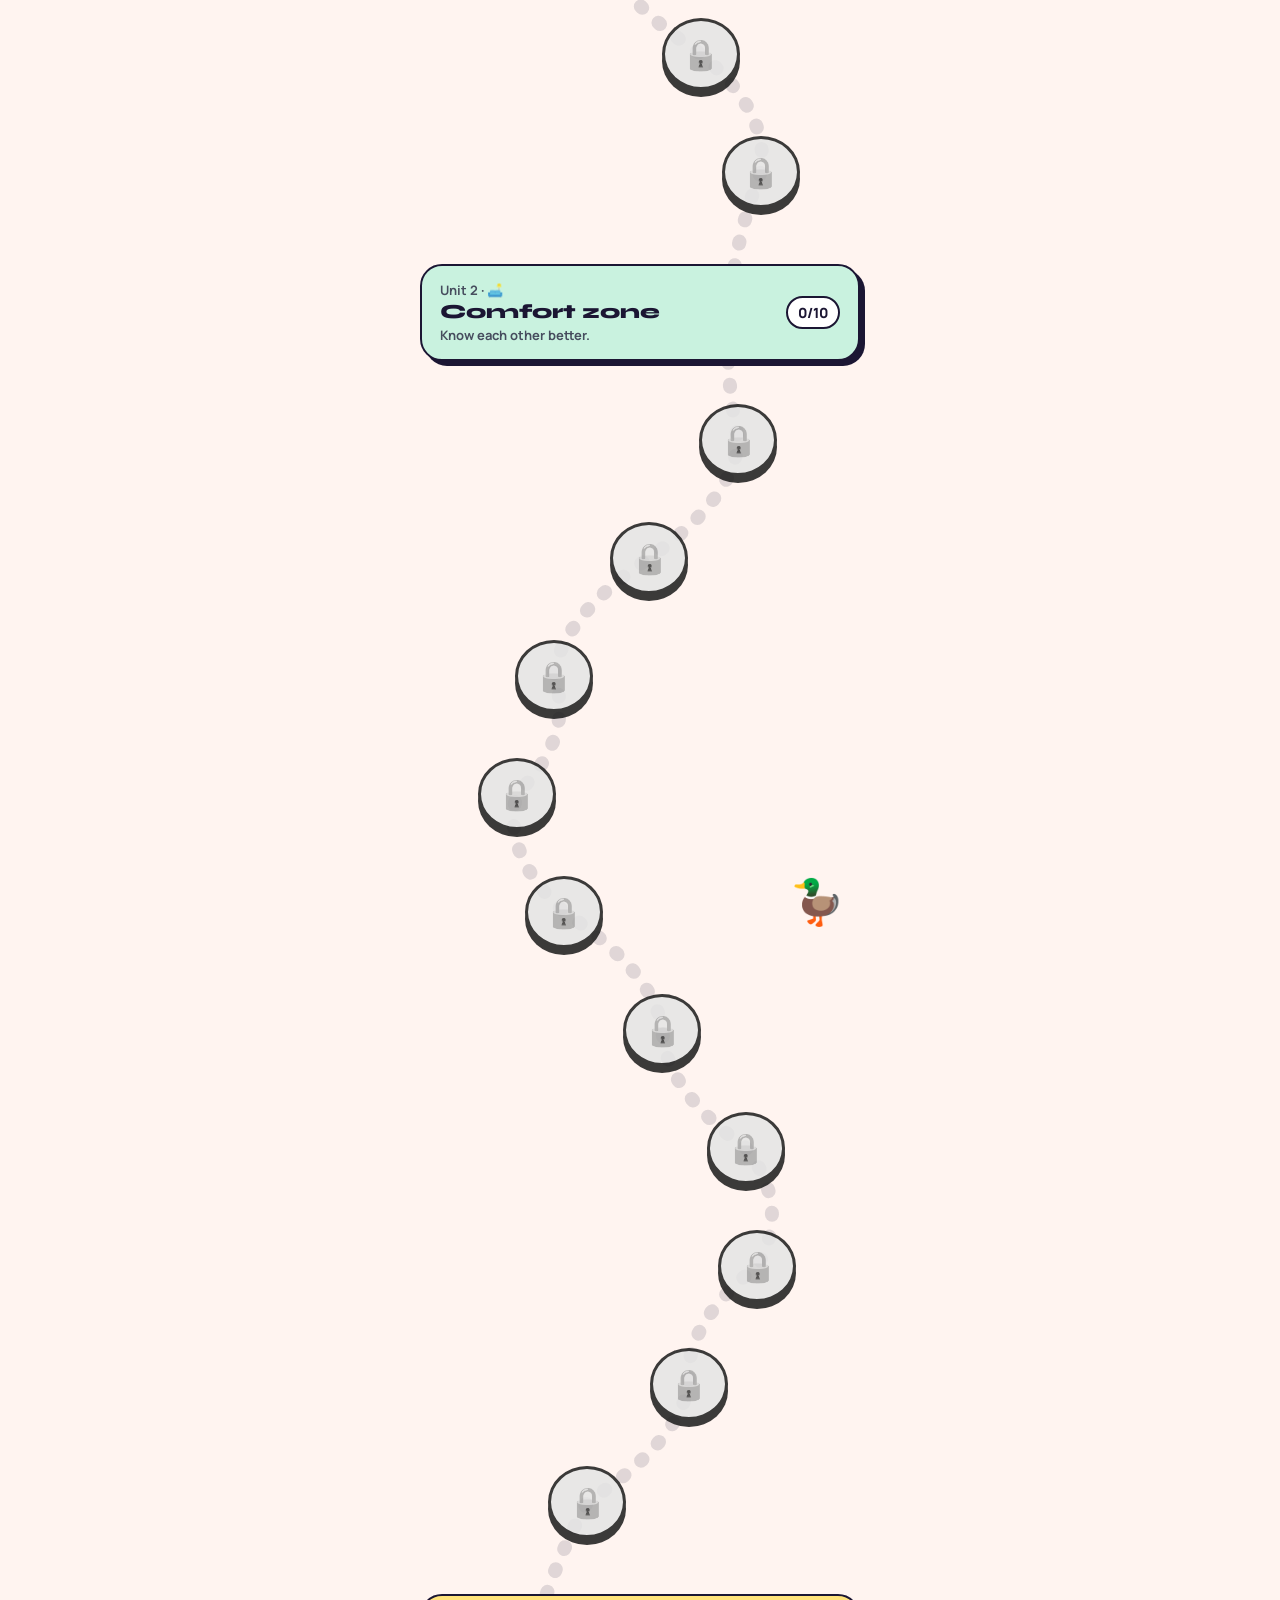
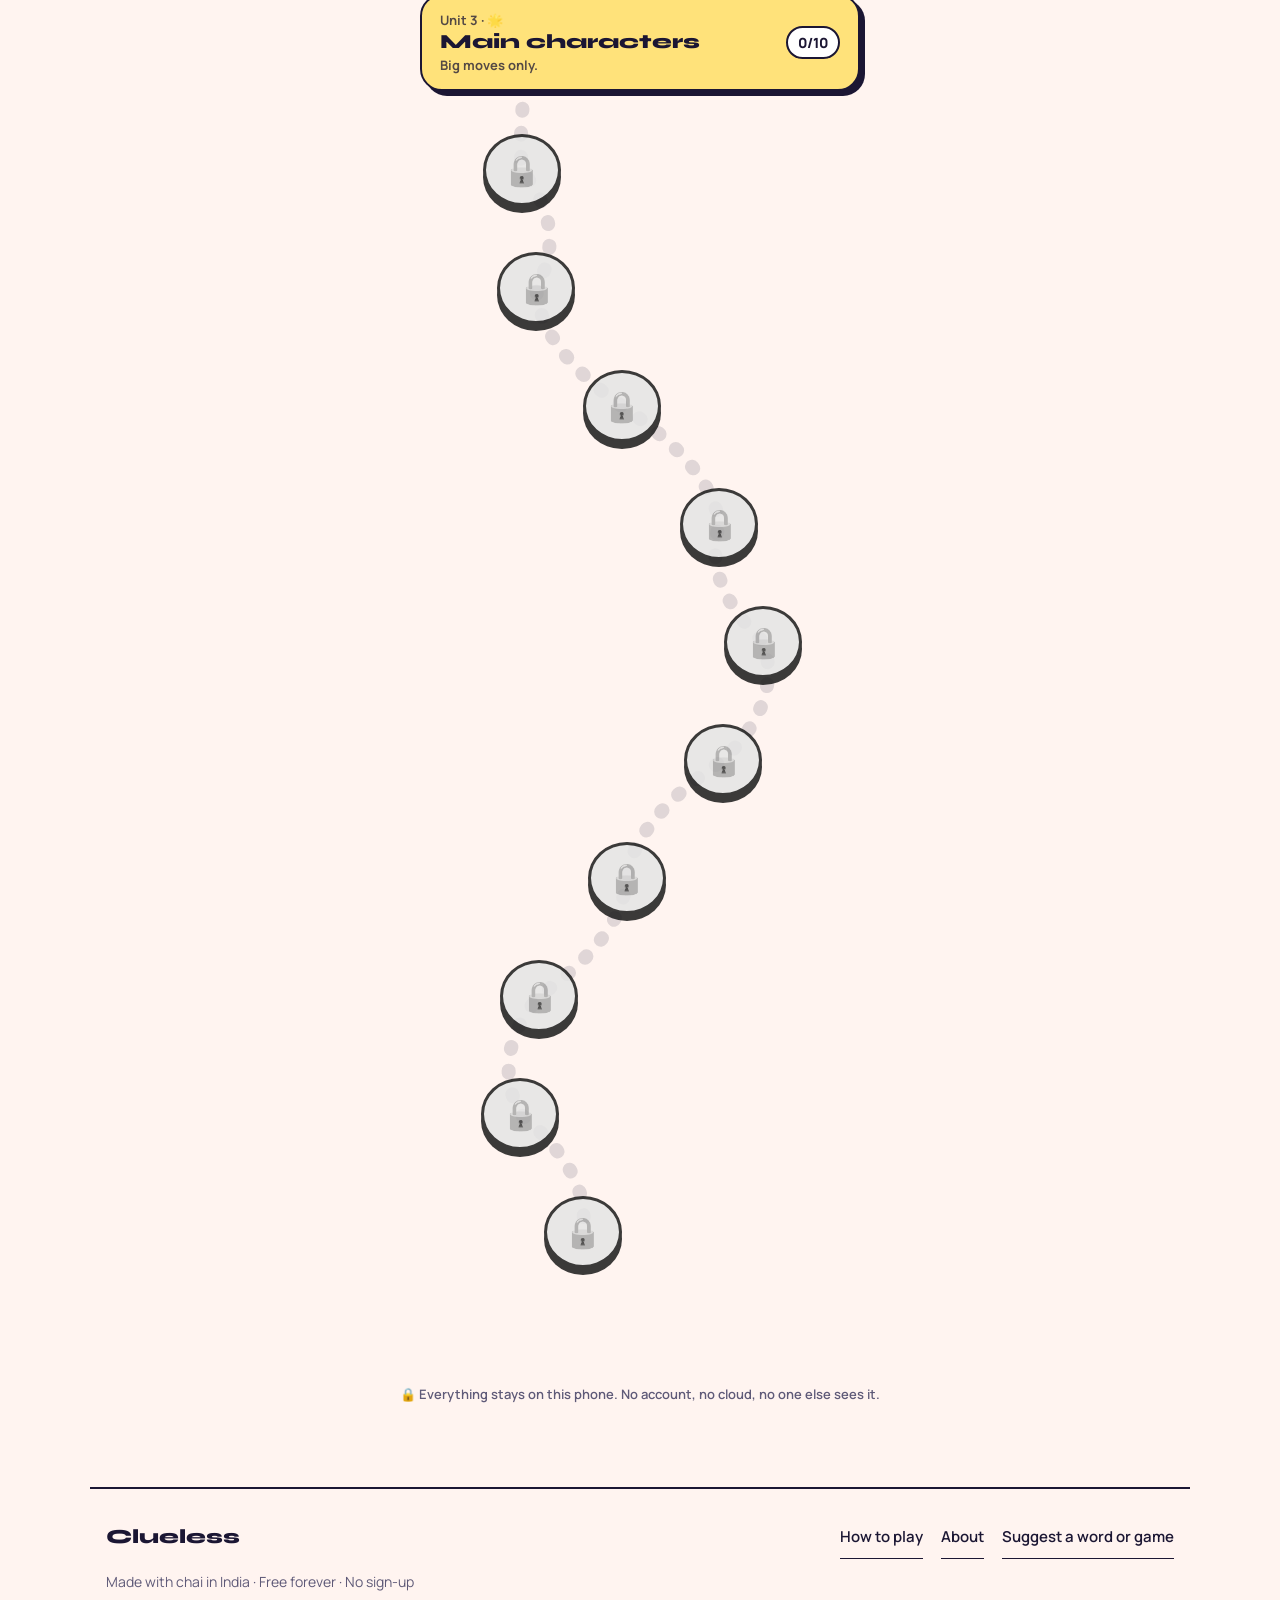
<file: us.html>
<!DOCTYPE html><html lang="en"><head><meta charset="utf-8"><meta name="viewport" content="width=device-width, initial-scale=1, viewport-fit=cover"><meta name="theme-color" content="#FFE4EE"><title>Us. – a path for two · Clueless</title><meta name="description" content="A Duolingo-style path for couples. Scratch a stop to reveal a date, gift or deep question. Track your days together, your vibe and your memories."><meta property="og:title" content="Us. – scratch your way through your relationship 💞"><meta property="og:description" content="30 scratch-card missions, a live love counter, a memory jar and your Couple Wrapped."><meta property="og:type" content="website"><meta name="twitter:card" content="summary"><link rel="icon" href="data:image/svg+xml,%3Csvg xmlns=%27http://www.w3.org/2000/svg%27 viewBox=%270 0 64 64%27%3E%3Crect width=%2764%27 height=%2764%27 rx=%2716%27 fill=%27%23FF5FA2%27/%3E%3Ctext x=%2732%27 y=%2745%27 font-size=%2738%27 text-anchor=%27middle%27%3E%F0%9F%92%9E%3C/text%3E%3C/svg%3E"><link rel="stylesheet" href="shared.css">
<style>
body.site{background:radial-gradient(1200px 600px at 10% -10%,#FFD1E3 0,transparent 60%),radial-gradient(900px 600px at 110% 20%,#E3D9FF 0,transparent 60%),#FFF4F0}
.us-hero h1{font:800 clamp(56px,14vw,120px)/.85 var(--d);letter-spacing:-3px;margin:8px 0 10px}
.us-hero h1 i{font-style:normal;color:#FF5FA2;display:inline-block;animation:beat 1.4s ease-in-out infinite}
@keyframes beat{0%,60%,100%{transform:scale(1)}20%{transform:scale(1.25)}40%{transform:scale(.95)}}
.tabs{position:sticky;top:64px;z-index:20;display:flex;gap:6px;background:#fff;border:2px solid var(--stroke);border-radius:99px;padding:5px;box-shadow:4px 4px 0 var(--stroke);margin:18px 0 26px;max-width:460px}
.tabs button{flex:1;border:0;background:none;font:800 15px Manrope,system-ui,sans-serif;padding:11px 8px;border-radius:99px;cursor:pointer;color:var(--ink);transition:background .3s,color .3s,transform .2s}
.tabs button.on{background:var(--ink);color:#fff;transform:scale(1.03)}
.pane{display:none;animation:pgin .45s cubic-bezier(.2,.8,.2,1) both}.pane.on{display:block}
/* ---------- PATH ---------- */
.path-wrap{position:relative;max-width:440px;margin:0 auto 60px}
.path-svg{position:absolute;left:0;top:0;width:100%;pointer-events:none;overflow:visible}
.path-svg .bg{fill:none;stroke:#1B163622;stroke-width:14;stroke-linecap:round;stroke-dasharray:2 22}
.path-svg .fg{fill:none;stroke:url(#pg);stroke-width:14;stroke-linecap:round;transition:stroke-dashoffset 1.2s cubic-bezier(.4,0,.2,1)}
.unit{position:absolute;left:0;right:0;border:2.5px solid var(--stroke);border-radius:22px;padding:14px 18px;box-shadow:5px 5px 0 var(--stroke);color:var(--ink);display:flex;justify-content:space-between;align-items:center;gap:10px}
.unit b{font:800 20px/1.1 var(--d)}.unit small{display:block;font-weight:700;font-size:13px;opacity:.75}
.unit .cnt{font:800 14px Manrope;background:#fff;border:2px solid var(--stroke);border-radius:99px;padding:5px 10px;white-space:nowrap}
.node{position:absolute;width:78px;height:72px;margin-left:-39px;border:0;background:none;cursor:pointer;padding:0;-webkit-tap-highlight-color:transparent}
.node .disc{position:absolute;inset:0;border-radius:50%;background:var(--nc,#ddd);border:3px solid var(--stroke);box-shadow:0 7px 0 var(--stroke);display:grid;place-items:center;font-size:30px;transition:transform .15s,box-shadow .15s}
.node:active .disc{transform:translateY(5px);box-shadow:0 2px 0 var(--stroke)}
.node.locked .disc{background:#E7E2EC;filter:grayscale(1);opacity:.85}
.node.locked{cursor:default}
.node.done .disc{background:linear-gradient(145deg,#FFE27A,#FFB800)}
.node.cur .disc{animation:nodebob 1.6s ease-in-out infinite}
@keyframes nodebob{50%{transform:translateY(-6px)}}
.node.cur::before{content:"";position:absolute;inset:-12px;border-radius:50%;border:4px solid #FF5FA2;animation:ringp 1.6s ease-out infinite}
@keyframes ringp{from{transform:scale(.8);opacity:1}to{transform:scale(1.25);opacity:0}}
.node .tip{position:absolute;bottom:calc(100% + 16px);left:50%;transform:translateX(-50%);background:#fff;border:2.5px solid var(--stroke);border-radius:14px;padding:6px 12px;font:800 14px Manrope;white-space:nowrap;box-shadow:3px 3px 0 var(--stroke);animation:tipb 1.6s ease-in-out infinite}
.node .tip::after{content:"";position:absolute;top:100%;left:50%;margin-left:-7px;border:7px solid transparent;border-top-color:var(--stroke)}
@keyframes tipb{50%{transform:translateX(-50%) translateY(-4px)}}
.node .lbl{position:absolute;top:calc(100% + 12px);left:50%;transform:translateX(-50%);font:800 12px Manrope;white-space:nowrap;color:var(--mute)}
.mascot{position:absolute;font-size:44px;animation:wob 3s ease-in-out infinite;pointer-events:none}
@keyframes wob{50%{transform:rotate(-8deg) translateY(-6px)}}
.path-stats{display:flex;gap:10px;flex-wrap:wrap;margin-bottom:24px}
.chip2{display:flex;align-items:center;gap:8px;background:#fff;border:2px solid var(--stroke);border-radius:16px;padding:8px 14px;box-shadow:3px 3px 0 var(--stroke);font-weight:800}
.chip2 b{font:800 22px var(--d)}
/* sheet + scratch */
.sheet-bg{position:fixed;inset:0;z-index:950;background:rgba(27,22,51,.55);backdrop-filter:blur(6px);display:flex;align-items:flex-end;justify-content:center;animation:hxIn .25s both}
.sheet{width:min(520px,100%);background:#FFF4F0;border:3px solid var(--stroke);border-bottom:0;border-radius:32px 32px 0 0;padding:14px 20px calc(24px + env(safe-area-inset-bottom));animation:sheetUp .45s cubic-bezier(.2,1.2,.4,1) both;max-height:94vh;overflow:auto}
@keyframes sheetUp{from{transform:translateY(100%)}}
.sheet .grab{width:48px;height:5px;border-radius:3px;background:#1B163633;margin:0 auto 14px}
.sheet .meta{display:flex;justify-content:space-between;align-items:center;font:800 13px Manrope;letter-spacing:.1em;text-transform:uppercase}
.tag2{border:2px solid var(--stroke);border-radius:99px;padding:4px 10px;background:var(--tc,#fff)}
.scratch{user-select:none;-webkit-user-select:none;position:relative;margin:16px 0;border:3px solid var(--stroke);border-radius:24px;box-shadow:6px 6px 0 var(--stroke);overflow:hidden;min-height:230px;background:#fff;touch-action:none}
.scratch .reveal{padding:26px 22px;display:grid;gap:10px;align-content:center;min-height:230px;text-align:center}
.scratch .reveal .big{font-size:54px;line-height:1}
.scratch .reveal h3{font:800 clamp(22px,5.6vw,28px)/1.15 var(--d);letter-spacing:-.5px;margin:0}
.scratch .reveal p{margin:0;color:var(--mute);font-weight:600}
.scratch canvas{position:absolute;inset:0;width:100%;height:100%;cursor:crosshair;transition:opacity .5s}
.scratch canvas.gone{opacity:0;pointer-events:none}
.hint2{text-align:center;font-weight:800;font-size:14px;color:var(--mute);min-height:20px}
.sheet .acts{display:grid;grid-template-columns:1fr 1fr;gap:10px;margin-top:8px}
.sheet .acts .btn{margin:0}
.sheet .acts .btn[disabled]{opacity:.4;pointer-events:none}
/* ---------- TRACKER ---------- */
.setup{max-width:480px}
.setup .row2{display:grid;grid-template-columns:1fr 1fr;gap:10px}
.setup label{display:block;font-weight:800;font-size:13px;letter-spacing:.08em;text-transform:uppercase;margin:12px 0 6px}
.counter{position:relative;background:var(--ink);color:#fff;border-radius:30px;padding:26px 22px;border:2px solid var(--stroke);box-shadow:7px 7px 0 #FF5FA2;overflow:hidden}
.counter .names{font:800 clamp(26px,6vw,40px)/1 var(--d);letter-spacing:-1px}
.counter .names i{font-style:normal;color:#FF5FA2;display:inline-block;animation:beat 1.4s infinite}
.counter .days{font:800 clamp(70px,19vw,140px)/.9 var(--d);letter-spacing:-4px;margin:14px 0 4px;background:linear-gradient(90deg,#FF8FB8,#FFC83D,#9BE1F5);-webkit-background-clip:text;background-clip:text;color:transparent}
.counter .sub2{font-weight:700;color:#d9d2f0}
.us-clock{display:grid;grid-template-columns:repeat(4,minmax(0,1fr));gap:8px;margin-top:16px;width:100%}
.us-clock div{min-width:0;background:#ffffff14;border:1.5px solid #ffffff2a;border-radius:14px;padding:10px 4px;text-align:center}
.us-clock b{display:block;font:800 clamp(16px,4.6vw,24px) var(--d);overflow:hidden;text-overflow:ellipsis;font-variant-numeric:tabular-nums}
.us-clock small{display:block;font-size:11px;font-weight:800;letter-spacing:.12em;opacity:.7;text-transform:uppercase}
.counter .hearts2 i{position:absolute;font-style:normal;opacity:.18;font-size:40px;animation:float2 9s linear infinite}
@keyframes float2{from{transform:translateY(60px) rotate(0)}to{transform:translateY(-320px) rotate(40deg)}}
.grid2{display:grid;grid-template-columns:repeat(auto-fit,minmax(260px,1fr));gap:16px;margin-top:18px}
.box{background:#fff;border:2px solid var(--stroke);border-radius:24px;padding:18px;box-shadow:5px 5px 0 var(--stroke)}
.box h3{font:800 20px var(--d);margin:0 0 4px}.box .k{font-size:13px;color:var(--mute);font-weight:700;margin-bottom:12px}
.ms{display:flex;align-items:center;gap:16px}
.ring{--rp:0;width:110px;height:110px;flex:none;border-radius:50%;background:conic-gradient(#FF5FA2 calc(var(--rp)*1%),#F3E8EE 0);display:grid;place-items:center;transition:--rp 1s}
@property --rp{syntax:"<number>";inherits:false;initial-value:0}
.ring b{width:82px;height:82px;border-radius:50%;background:#fff;border:2px solid var(--stroke);display:grid;place-items:center;font:800 22px var(--d)}
.ms-list{display:grid;gap:6px;margin-top:12px}
.ms-list div{display:flex;justify-content:space-between;font-weight:700;font-size:14px;padding:6px 0;border-bottom:1.5px dashed #1B163622}
.ms-list div.past{color:var(--mute);text-decoration:line-through}
.vibes{display:flex;justify-content:space-between;gap:6px;margin:4px 0 12px}
.vibes button{flex:1;font-size:28px;padding:8px 0;border:2px solid var(--stroke);border-radius:16px;background:#FFF9EC;cursor:pointer;transition:transform .25s cubic-bezier(.3,1.8,.4,1)}
.vibes button:hover{transform:translateY(-3px) rotate(-6deg)}
.vibes button.on{background:#FFD1E3;transform:scale(1.12);box-shadow:3px 3px 0 var(--stroke)}
.ekg{width:100%;height:90px;display:block}
.ekg path{fill:none;stroke:#FF5FA2;stroke-width:3.5;stroke-linejoin:round;stroke-linecap:round;stroke-dasharray:1000;stroke-dashoffset:1000;animation:draw 1.6s ease forwards}
@keyframes draw{to{stroke-dashoffset:0}}
.ekg circle{fill:#fff;stroke:var(--stroke);stroke-width:2}
.jar-wrap{display:grid;grid-template-columns:120px 1fr;gap:14px;align-items:center}
.jar{position:relative;width:120px;height:150px;cursor:pointer}
.jar svg{width:100%;height:100%;overflow:visible}
.jar.shake{animation:jshk .5s}
@keyframes jshk{20%{transform:rotate(-10deg)}40%{transform:rotate(9deg)}60%{transform:rotate(-6deg)}80%{transform:rotate(4deg)}}
.memo{background:#FFF9C9;border:2px solid var(--stroke);border-radius:6px;padding:12px;font:600 15px/1.4 Manrope;box-shadow:3px 3px 0 var(--stroke);transform:rotate(-2deg);min-height:60px;animation:ppIn2 .5s cubic-bezier(.3,1.6,.5,1)}
@keyframes ppIn2{from{opacity:0;transform:scale(.6) rotate(-12deg)}}
.memo small{display:block;color:var(--mute);margin-top:6px;font-size:12px}
.jar-add{display:flex;gap:8px;margin-top:12px}.jar-add input{flex:1;padding:12px;border-radius:12px;font:600 15px Manrope}
.jar-add .btn{width:auto;margin:0;padding:12px 16px}
/* wrapped */
.wrapped{position:relative;max-width:380px;margin:0 auto;aspect-ratio:9/15;border-radius:30px;border:3px solid var(--stroke);box-shadow:8px 8px 0 var(--stroke);overflow:hidden;color:#fff;background:linear-gradient(160deg,#FF5FA2,#7B5CFF 60%,#1B1633);padding:26px 22px;display:flex;flex-direction:column}
.wrapped::before{content:"";position:absolute;width:300px;height:300px;border-radius:50%;background:#FFC83D;filter:blur(70px);opacity:.45;top:-120px;right:-120px;animation:fl 12s ease-in-out infinite}
@keyframes fl{50%{transform:translate(-60px,60px)}}
.wrapped>*{position:relative}
.wrapped .wk{font:800 12px Manrope;letter-spacing:.25em;opacity:.85}
.wrapped h2{font:800 40px/.95 var(--d);letter-spacing:-1.5px;margin:8px 0 18px}
.wrapped .st{display:grid;grid-template-columns:1fr 1fr;gap:10px}
.wrapped .st div{background:#ffffff1f;border:1.5px solid #ffffff44;border-radius:16px;padding:12px}
.wrapped .st b{display:block;font:800 32px/1 var(--d)}.wrapped .st small{font-weight:700;font-size:12px;opacity:.85}
.wrapped .title{margin-top:auto;background:#fff;color:var(--ink);border:2.5px solid var(--stroke);border-radius:18px;padding:14px;text-align:center}
.wrapped .title small{font:800 11px Manrope;letter-spacing:.2em;color:var(--mute)}
.wrapped .title b{display:block;font:800 24px/1.1 var(--d);margin-top:4px}
.wrapped .brand{text-align:center;font:800 12px Manrope;margin-top:12px;opacity:.85;letter-spacing:.1em}
.wr-acts{max-width:380px;margin:18px auto 0;display:grid;gap:10px}
.privacy{font-size:13px;color:var(--mute);font-weight:600;margin-top:14px;text-align:center}
@media (prefers-reduced-motion:reduce){.node .disc,.node .tip,.mascot,.us-hero h1 i{animation:none!important}}
</style></head><body class="site"><div id="nav"></div><main class="wrap" style="max-width:980px">
<section class="us-hero"><span class="kicker">For two · lives on your phone</span><h1>Us<i>.</i></h1><p class="sub">A path for the two of you. Scratch a stop, do the thing, unlock the next one. Plus a love counter, a memory jar and your very own Couple Wrapped.</p>
<button class="btn htp-big" data-howto="us">▶ How it works (20s)</button></section>
<div class="tabs" role="tablist"><button class="on" data-t="path">🗺️ Path</button><button data-t="track">💞 Us</button><button data-t="wrap">🎁 Wrapped</button></div>

<section class="pane on" id="p-path"><div class="path-stats" id="pst"></div><div class="path-wrap" id="pw"></div></section>

<section class="pane" id="p-track"><div id="trk"></div></section>

<section class="pane" id="p-wrap"><div id="wrp"></div></section>
<p class="privacy">🔒 Everything stays on this phone. No account, no cloud, no one else sees it.</p>
</main><footer id="ft"></footer><script src="shared.js"></script>
<script>
// ---------- data ----------
const TY={date:["🍝","Date","#FFD1E3"],gift:["🎁","Gift","#FFE27A"],talk:["💬","Talk","#C9E9FF"],dare:["🎯","Challenge","#D9CCFF"]};
const UNITS=[
 {n:"Butterflies",e:"🦋",d:"Early days. Easy wins.",c:"#FFD1E3"},
 {n:"Comfort zone",e:"🛋️",d:"Know each other better.",c:"#C9F2DF"},
 {n:"Main characters",e:"🌟",d:"Big moves only.",c:"#FFE27A"}];
const M=[
["date","Chai at the most random tapri","Find a chai stall neither of you has tried. Rate it out of 10 together."],
["talk","First impressions, no filter","Tell each other what you honestly thought the first time you met."],
["gift","A 5-song playlist for them","Make it, name it something unhinged, send it with zero context."],
["dare","Photo booth, but DIY","Take a 4-photo strip with your phone timer. Different pose every shot."],
["date","₹300 street food crawl","Total budget ₹300 for both of you. Whoever finds the best bite wins."],
["talk","The tiny thing you love","Tell them one tiny thing they do that you secretly love."],
["gift","The hidden note","Hide a handwritten note in their bag or wallet. Say nothing."],
["dare","Phone swap, 10 minutes","Swap phones and set each other’s wallpaper. No deleting allowed."],
["date","Sunset, phones in pockets","Find a sunset spot. 15 minutes, no phones, just vibes."],
["talk","Dream trip in 5 minutes","Plan your dream trip together. Budget: unlimited. Delulu encouraged."],
["date","Cook something new","Make a dish neither of you has ever cooked. Burning it still counts."],
["gift","Snack + inside joke","Their favourite snack, plus a sticker or doodle of your inside joke."],
["talk","Something you’ve never said","Share something you’ve never told anyone. Only if you’re both comfy."],
["dare","Recreate photo #1","Find your first photo together and recreate it as closely as possible."],
["date","Their movie, no complaints","They pick the movie. You can’t complain once. Not even a sigh."],
["talk","What era are we in?","Name the era your relationship is in right now. Agree on a title."],
["gift","The coupon book","Make 5 coupons like “1 free head massage” or “I’ll do the dishes”."],
["dare","Learn a dance trend","Learn a 30-second trend together. Posting it is optional (but iconic)."],
["date","Pick each other a book","Bookstore date. Choose a book for them under ₹400."],
["talk","One thing to get better at","Each share one thing you want us to get better at. Kindly."],
["date","The surprise day","Plan a full surprise day for them, start to finish."],
["gift","Letter for next year","Write them a letter to open in one year. Seal it. Hide it."],
["talk","Us in 5 years","Describe where you see us in 5 years. Be delulu, it’s fine."],
["dare","Do a scary thing together","Something that scares one of you, done together. Small counts."],
["date","No-plan day trip","Go somewhere 2 hours away with zero plan. Just go."],
["gift","Frame a random moment","Print and frame a photo of an unglamorous moment you love."],
["talk","Three proud things","Tell them three things you’re proud of them for this year."],
["dare","24 hours of compliments","Only compliments for a day. Every snarky line costs a chocolate."],
["date","First date, remastered","Recreate your first date. Same place, better everything."],
["gift","The boss level 👑","Make a mini scrapbook of your whole path so far."]];
const K="us_v1";let S={done:[],skips:{},names:["",""],start:"",vibe:{},jar:[]};
try{Object.assign(S,JSON.parse(localStorage.getItem(K))||{})}catch(e){}
const save=()=>{try{localStorage.setItem(K,JSON.stringify(S))}catch(e){}};
const today=()=>new Date(Date.now()+19800000).toISOString().slice(0,10);
const order=i=>S.skips[i]!=null?S.skips[i]:i; // shuffled mission index
// ---------- tabs ----------
document.querySelector(".tabs").onclick=e=>{const b=e.target.closest("button");if(!b)return;document.querySelectorAll(".tabs button").forEach(x=>x.classList.toggle("on",x===b));document.querySelectorAll(".pane").forEach(p=>p.classList.toggle("on",p.id==="p-"+b.dataset.t));({path:drawPath,track:drawTrack,wrap:drawWrap})[b.dataset.t]()};
// ---------- path ----------
const PER=10,GAP=118,UNIT_H=110;
function drawPath(){
 const pw=$("pw"),W=Math.min(pw.clientWidth||400,440),cur=S.done.length,pts=[];let y=0,html="";
 for(let u=0;u<UNITS.length;u++){const U=UNITS[u],d=S.done.filter(i=>i>=u*PER&&i<(u+1)*PER).length;
  html+=`<div class="unit" style="top:${y}px;background:${U.c}"><div><small>Unit ${u+1} · ${U.e}</small><b>${U.n}</b><small>${U.d}</small></div><span class="cnt">${d}/${PER}</span></div>`;y+=UNIT_H+30;
  for(let k=0;k<PER;k++){const i=u*PER+k,x=W/2+Math.sin(i*.85)*(W*.28),st=S.done.includes(i)?"done":i===cur?"cur":"locked",m=M[order(i)],t=TY[m[0]];
   pts.push([x,y+36]);
   html+=`<button class="node ${st}" data-i="${i}" style="left:${x}px;top:${y}px;--nc:${t[2]}" aria-label="Stop ${i+1}: ${st==="locked"?"locked":t[1]}"><span class="disc">${st==="done"?"⭐":st==="locked"?"🔒":t[0]}</span>${st==="cur"?`<span class="tip">${cur===0?"START":"SCRATCH ME"}</span>`:""}${st==="done"?``:""}</button>`;
   if(k===4&&u<2)html+=`<span class="mascot" style="left:${x>W/2?24:W-70}px;top:${y-10}px">${["🐻","🦆"][u]}</span>`;
   y+=GAP}
  y+=10}
 const d=pts.map((p,j)=>j?`Q ${(pts[j-1][0]+p[0])/2+ (j%2?40:-40)} ${(pts[j-1][1]+p[1])/2} ${p[0]} ${p[1]}`:`M ${p[0]} ${p[1]}`).join(" ");
 pw.style.height=y+"px";
 pw.innerHTML=`<svg class="path-svg" height="${y}" viewBox="0 0 ${W} ${y}"><defs><linearGradient id="pg" x1="0" y1="0" x2="0" y2="1"><stop offset="0" stop-color="#FF5FA2"/><stop offset=".5" stop-color="#FFB800"/><stop offset="1" stop-color="#7B5CFF"/></linearGradient></defs><path class="bg" d="${d}"/><path class="fg" id="fgp" d="${d}"/></svg>`+html;
 // progress line up to current node
 const fg=$("fgp"),L=fg.getTotalLength();let target=0;if(cur>0){const end=pts[Math.min(cur,pts.length-1)];let lo=0,hi=L;for(let n=0;n<24;n++){const mid=(lo+hi)/2;fg.getPointAtLength(mid).y<end[1]?lo=mid:hi=mid}target=cur>=pts.length?L:lo}
 fg.style.strokeDasharray=L;fg.style.strokeDashoffset=L;requestAnimationFrame(()=>requestAnimationFrame(()=>fg.style.strokeDashoffset=L-target));
 pw.querySelectorAll(".node").forEach(n=>n.onclick=()=>{const i=+n.dataset.i;if(n.classList.contains("locked")){n.animate([{transform:"translateX(0)"},{transform:"translateX(-6px)"},{transform:"translateX(6px)"},{transform:"translateX(0)"}],{duration:300});return}openStop(i)});
 const st=streak();$("pst").innerHTML=`<div class="chip2">🗺️ <b>${S.done.length}</b>/30 stops</div><div class="chip2">🔥 <b>${st}</b> day streak</div><div class="chip2">⭐ <b>${S.done.length*10}</b> love XP</div>`;
 const c=pw.querySelector(".node.cur");if(c&&!drawPath.did){drawPath.did=1;setTimeout(()=>c.scrollIntoView({block:"center",behavior:"smooth"}),400)}}
function streak(){const set=new Set((S.log||[]).map(l=>l.d));let d=new Date(today()+"T12:00:00Z");if(!set.has(d.toISOString().slice(0,10)))d.setUTCDate(d.getUTCDate()-1);let n=0;while(set.has(d.toISOString().slice(0,10))){n++;d.setUTCDate(d.getUTCDate()-1)}return n}
function openStop(i){const done=S.done.includes(i),m=M[order(i)],t=TY[m[0]],skipped=S.skipDay===today();
 const bg=document.createElement("div");bg.className="sheet-bg";
 bg.innerHTML=`<div class="sheet" role="dialog" aria-label="Stop ${i+1}"><div class="grab"></div><div class="meta"><span>Stop ${i+1} of 30</span><span class="tag2" style="--tc:${t[2]}">${t[0]} ${t[1]}</span></div>
 <div class="scratch" id="scr"><div class="reveal"><div class="big">${t[0]}</div><h3>${m[1]}</h3><p>${m[2]}</p></div>${done?"":`<canvas id="cv"></canvas>`}</div>
 <div class="hint2" id="h2">${done?"You two already did this one ⭐":"Scratch with your finger 👆"}</div>
 <div class="acts">${done?`<button class="btn" id="cl" style="grid-column:1/-1">Close</button>`:`<button class="btn" id="sk" ${skipped?"disabled":""}>🔀 Swap</button><button class="btn pink" id="dn" disabled>We did it ✓</button>`}</div></div>`;
 document.body.appendChild(bg);document.documentElement.style.overflow="hidden";
 const close=()=>{bg.remove();document.documentElement.style.overflow=""};bg.onclick=e=>{if(e.target===bg)close()};
 if(done){$("cl").onclick=close;return}
 scratchify($("cv"),()=>{$("dn").disabled=false;$("h2").textContent="Revealed! Do it, then tap “We did it” 💞";if(navigator.vibrate)navigator.vibrate([20,30,20])});
 $("sk").onclick=()=>{const later=[];for(let j=i+1;j<30;j++)later.push(j);if(!later.length)return;const j=later[Math.floor(Math.random()*later.length)],a=order(i),b=order(j);S.skips[i]=b;S.skips[j]=a;S.skipDay=today();save();close();drawPath();openStop(i)};
 $("dn").onclick=()=>{S.done.push(i);S.log=(S.log||[]).concat({d:today(),i});save();close();if(window.confetti)confetti();drawPath();
  if(S.done.length%PER===0){setTimeout(()=>unitDone(S.done.length/PER-1),500)}}}
function unitDone(u){const U=UNITS[u],bg=document.createElement("div");bg.className="sheet-bg";bg.style.alignItems="center";
 bg.innerHTML=`<div class="sheet" style="border-radius:32px;border-bottom:3px solid var(--stroke);text-align:center"><div style="font-size:80px;animation:beat 1.4s infinite">${U.e}</div><span class="kicker">Unit ${u+1} complete</span><h2 class="sec" style="margin:8px 0">“${U.n}” unlocked a badge</h2><p class="sub">${u<2?"Next unit is open. Keep going, you two.":"You finished the whole path. Legends. Check your Wrapped 🎁"}</p><button class="btn pink" id="ok2">Let’s gooo</button></div>`;
 document.body.appendChild(bg);if(window.confetti){confetti();setTimeout(confetti,500)}$("ok2").onclick=()=>bg.remove()}
function scratchify(cv,onDone){const box=cv.parentNode,r=box.getBoundingClientRect(),dpr=Math.min(2,devicePixelRatio||1);cv.width=r.width*dpr;cv.height=r.height*dpr;const x=cv.getContext("2d");x.scale(dpr,dpr);
 const g=x.createLinearGradient(0,0,r.width,r.height);g.addColorStop(0,"#C9C2D6");g.addColorStop(.35,"#F2EEF7");g.addColorStop(.5,"#B9B0C9");g.addColorStop(.75,"#EDE8F3");g.addColorStop(1,"#A79DBA");x.fillStyle=g;x.fillRect(0,0,r.width,r.height);
 x.fillStyle="rgba(27,22,51,.08)";for(let i=0;i<260;i++){x.beginPath();x.arc(Math.random()*r.width,Math.random()*r.height,Math.random()*2+.5,0,7);x.fill()}
 x.font="800 13px Manrope,sans-serif";x.fillStyle="rgba(27,22,51,.18)";for(let yy=24;yy<r.height;yy+=34)for(let xx=(yy/34%2)*40-20;xx<r.width;xx+=110){x.save();x.translate(xx,yy);x.rotate(-.2);x.fillText("💞 SCRATCH",0,0);x.restore()}
 x.font="800 26px Syne,Manrope,sans-serif";x.fillStyle="#1B1633";x.textAlign="center";x.fillText("Scratch to reveal 👆",r.width/2,r.height/2+8);
 x.globalCompositeOperation="destination-out";let down=false,last=null,moves=0,fin=false;
 const pos=e=>{const b=cv.getBoundingClientRect();return[e.clientX-b.left,e.clientY-b.top]};
 const check=()=>{const d=x.getImageData(0,0,cv.width,cv.height).data;let clr=0,tot=0;for(let i=3;i<d.length;i+=4*48){tot++;if(d[i]<60)clr++}if(clr/tot>.48&&!fin){fin=true;cv.classList.add("gone");onDone()}};
 cv.onpointerdown=e=>{down=true;last=pos(e);cv.setPointerCapture(e.pointerId);stroke(last,last)};
 cv.onpointermove=e=>{if(!down)return;const p=pos(e);stroke(last,p);last=p;if(++moves%6===0)check();if(navigator.vibrate&&moves%10===0)navigator.vibrate(2)};
 cv.onpointerup=cv.onpointercancel=()=>{down=false;check()};
 function stroke(a,b){x.lineWidth=46;x.lineCap="round";x.beginPath();x.moveTo(a[0],a[1]);x.lineTo(b[0],b[1]);x.stroke()}}
// ---------- tracker ----------
const VB=["😤","😕","🙂","🥰","😍"];
function daysSince(){if(!S.start)return 0;return Math.floor((Date.now()-new Date(S.start+"T00:00:00+05:30"))/864e5)}
let tick=null;
function drawTrack(){clearInterval(tick);const t=$("trk");
 if(!S.start){t.innerHTML=`<div class="box setup"><h3>Set up your Us. 💞</h3><div class="k">Takes 10 seconds. Stays on this phone.</div><div class="row2"><div><label for="n1">You</label><input id="n1" maxlength="14" value="${esc(S.names[0])}" placeholder="Your name"></div><div><label for="n2">Them</label><input id="n2" maxlength="14" value="${esc(S.names[1])}" placeholder="Their name"></div></div><label for="sd">Together since</label><input id="sd" type="date" max="${today()}"><button class="btn pink" id="go2" style="margin-top:16px">Start tracking</button></div>`;
  $("go2").onclick=()=>{const d=$("sd").value;if(!d){$("sd").focus();$("sd").animate([{transform:"translateX(-6px)"},{transform:"translateX(6px)"},{transform:"none"}],300);return}S.names=[$("n1").value.trim()||"You",$("n2").value.trim()||"Bae"];S.start=d;save();if(window.confetti)confetti();drawTrack()};return}
 const D=daysSince(),N=S.names,MS=[7,30,50,100,200,365,500,730,1000,1095,1500,1825,2000,2500,3000,3650].map(n=>[n,n===365?"1 year 🎂":n===730?"2 years 🎂":n===1095?"3 years 🎂":n===1825?"5 years 💍":n===3650?"10 years 👑":n+" days"]);
 const nxt=MS.find(m=>m[0]>D)||[D+365,"Another year"],prv=[...MS].reverse().find(m=>m[0]<=D)||[0,""],pct=Math.round((D-prv[0])/(nxt[0]-prv[0])*100);
 const nd=new Date(new Date(S.start+"T00:00:00+05:30").getTime()+nxt[0]*864e5).toLocaleDateString("en-IN",{day:"numeric",month:"short",year:"numeric"});
 const td=today(),vt=S.vibe[td];
 t.innerHTML=`<div class="counter"><div class="hearts2">${[8,30,55,78].map((l,k)=>`<i style="left:${l}%;animation-delay:${k*2.1}s">💗</i>`).join("")}</div><div class="names">${esc(N[0])} <i>♥</i> ${esc(N[1])}</div><div class="days" id="dd">${D.toLocaleString("en-IN")}</div><div class="sub2">days together. Started ${new Date(S.start).toLocaleDateString("en-IN",{day:"numeric",month:"long",year:"numeric"})}.</div><div class="us-clock" id="clk"></div></div>
 <div class="grid2">
 <div class="box"><h3>Next milestone</h3><div class="k">Set a reminder, don’t be that person.</div><div class="ms"><div class="ring" id="rg"><b>${nxt[0]-D}d</b></div><div><b style="font:800 22px var(--d)">${nxt[1]}</b><div style="color:var(--mute);font-weight:700">on ${nd}</div><div style="font-weight:800;margin-top:6px">${pct}% of the way</div></div></div>
 <div class="ms-list">${MS.filter(m=>m[0]<=D+800).slice(-6).map(m=>`<div class="${m[0]<=D?"past":""}"><span>${m[1]}</span><span>${m[0]<=D?"✓ done":"in "+(m[0]-D)+"d"}</span></div>`).join("")}</div></div>
 <div class="box"><h3>Daily vibe check</h3><div class="k">How are you two today? Tap once a day.</div><div class="vibes">${VB.map((v,k)=>`<button data-v="${k}" class="${vt===k?"on":""}" aria-label="Vibe ${k+1}">${v}</button>`).join("")}</div><svg class="ekg" id="ekg" viewBox="0 0 300 90" preserveAspectRatio="none"></svg><div class="k" id="vk" style="margin:6px 0 0"></div></div>
 <div class="box"><h3>Memory jar 🫙</h3><div class="k">Drop a memory. Shake the jar on a bad day.</div><div class="jar-wrap"><div class="jar" id="jar" role="button" aria-label="Shake the memory jar"><svg viewBox="0 0 120 150"><rect x="30" y="4" width="60" height="16" rx="4" fill="#FF5FA2" stroke="#1B1633" stroke-width="3"/><path d="M26 22h68c6 0 10 4 10 10v100c0 8-6 14-14 14H30c-8 0-14-6-14-14V32c0-6 4-10 10-10z" fill="#E9F6FF" fill-opacity=".8" stroke="#1B1633" stroke-width="3"/>${S.jar.slice(-12).map((_,k)=>`<rect x="${26+(k*23)%62}" y="${128-Math.floor(k/3)*14}" width="20" height="12" rx="2" fill="${["#FFE27A","#FFB3D1","#9BE1F5","#CBBBFF"][k%4]}" stroke="#1B1633" stroke-width="1.5" transform="rotate(${(k*37)%30-15} ${36+(k*23)%62} ${134-Math.floor(k/3)*14})"/>`).join("")}<text x="60" y="80" text-anchor="middle" font-size="13" font-weight="800" fill="#1B1633" font-family="Manrope">${S.jar.length}</text></svg></div><div id="memo" class="memo">${S.jar.length?"Tap the jar to pull a memory 🫶":"Empty jar. Add your first memory below 👇"}</div></div>
 <div class="jar-add"><input id="ji" maxlength="200" placeholder="That time we got lost in Lonavala…" aria-label="New memory"><button class="btn pink" id="ja">Drop</button></div></div>
 </div><button class="btn" id="rs" style="width:auto;margin-top:20px;font-size:13px;padding:10px 14px">Edit names or date</button>`;
 requestAnimationFrame(()=>$("rg").style.setProperty("--rp",pct));
 const clk=()=>{const ms=Date.now()-new Date(S.start+"T00:00:00+05:30");const h=Math.floor(ms/36e5),m=Math.floor(ms/6e4)%60,s=Math.floor(ms/1e3)%60;$("clk")&&($("clk").innerHTML=[[Math.floor(D/7),"weeks"],[h,"hours"],[m,"min"],[s,"sec"]].map(a=>`<div><b>${a[0]}</b><small>${a[1]}</small></div>`).join(""))};clk();tick=setInterval(clk,1000);
 drawEkg();
 t.querySelectorAll(".vibes button").forEach(b=>b.onclick=()=>{S.vibe[td]=+b.dataset.v;save();t.querySelectorAll(".vibes button").forEach(x=>x.classList.toggle("on",x===b));b.animate([{transform:"scale(1.5) rotate(-10deg)"},{transform:"scale(1.12)"}],{duration:400,easing:"cubic-bezier(.3,1.8,.4,1)"});drawEkg()});
 $("jar").onclick=()=>{const j=$("jar");j.classList.remove("shake");void j.offsetWidth;j.classList.add("shake");if(!S.jar.length)return;const m=S.jar[Math.floor(Math.random()*S.jar.length)];setTimeout(()=>{$("memo").innerHTML=`${esc(m.t)}<small>${new Date(m.d).toLocaleDateString("en-IN",{day:"numeric",month:"short",year:"numeric"})}</small>`;$("memo").style.animation="none";void $("memo").offsetWidth;$("memo").style.animation=""},450);if(navigator.vibrate)navigator.vibrate([15,30,15])};
 $("ja").onclick=()=>{const v=$("ji").value.trim();if(!v)return;S.jar.push({t:v,d:Date.now()});save();drawTrack();setTimeout(()=>$("jar").click(),100)};
 $("rs").onclick=()=>{S.start="";save();drawTrack()}}
function drawEkg(){const days=[];for(let k=13;k>=0;k--){const d=new Date(Date.now()+19800000-k*864e5).toISOString().slice(0,10);days.push(S.vibe[d])}
 const pts=days.map((v,k)=>[k*(300/13),v==null?null:80-v*17]);let p="",prev=null;pts.forEach(([x,y],k)=>{if(y==null)return;if(prev){const mx=(prev[0]+x)/2;p+=` L ${mx-4} ${prev[1]} L ${mx} ${Math.min(prev[1],y)-14} L ${mx+4} ${Math.max(prev[1],y)+8} L ${x} ${y}`}else p+=`M ${x} ${y}`;prev=[x,y]});
 const logged=days.filter(v=>v!=null);$("ekg").innerHTML=(p?`<path d="${p}"/>`:"")+pts.filter(q=>q[1]!=null).map(q=>`<circle cx="${q[0]}" cy="${q[1]}" r="4"/>`).join("")+(logged.length?"":`<text x="150" y="50" text-anchor="middle" font-size="13" font-weight="700" fill="#5F5A78" font-family="Manrope">Your 14-day heartbeat shows up here</text>`);
 const avg=logged.length?logged.reduce((a,b)=>a+b,0)/logged.length:null;$("vk").textContent=avg==null?"":`14-day vibe: ${VB[Math.round(avg)]} ${avg>=3?"you two are thriving":avg>=2?"steady and sweet":"rough patch? try a Talk stop on the path 💬"}`}
// ---------- wrapped ----------
function drawWrap(){const D=daysSince(),N=S.names,dn=S.done.length,v=Object.values(S.vibe),top=v.length?VB[[0,1,2,3,4].sort((a,b)=>v.filter(x=>x===b).length-v.filter(x=>x===a).length)[0]]:"—";
 const types=S.done.map(i=>M[order(i)][0]),fav=types.length?Object.entries(types.reduce((a,t)=>(a[t]=(a[t]||0)+1,a),{})).sort((a,b)=>b[1]-a[1])[0][0]:null;
 const title=dn>=30?"Endgame couple 👑":dn>=20?"Main character duo 🌟":dn>=10?"Certified cute 🦋":dn>=3?"Lowkey adorable 🥹":"Just getting started 🌱";
 $("wrp").innerHTML=`<div class="wrapped" id="wcard"><div class="wk">CLUELESS · COUPLE WRAPPED ${new Date().getFullYear()}</div><h2>${esc(N[0]||"You")} &amp; ${esc(N[1]||"Bae")}</h2><div class="st"><div><b>${D?D.toLocaleString("en-IN"):"?"}</b><small>days together</small></div><div><b>${dn}/30</b><small>path stops done</small></div><div><b>${S.jar.length}</b><small>memories in the jar</small></div><div><b>${top}</b><small>your most common vibe</small></div></div>${fav?`<div style="margin-top:12px;font-weight:700">Your thing: <b>${TY[fav][0]} ${TY[fav][1]}s</b></div>`:""}<div class="title"><small>YOUR COUPLE TYPE</small><b>${title}</b></div><div class="brand">clueless-games.pages.dev/us</div></div>
 <div class="wr-acts"><button class="btn pink" id="sh">Share our Wrapped 💞</button><p class="privacy" style="margin:0">Tip: screenshot the card and post it on your story.</p></div>${!S.start?`<p class="privacy">Add your start date in the “Us” tab to fill in your days.</p>`:""}`;
 $("sh").onclick=()=>{const t=`${N[0]||"Me"} & ${N[1]||"Bae"}: ${D} days together, ${dn}/30 path stops, couple type “${title}” 💞 Make yours: ${location.origin}/us.html`;if(navigator.share)navigator.share({text:t}).catch(()=>{});else copyText(t).then(ok=>$("sh").textContent=ok?"Copied! Paste it anywhere":"Copy failed")}}
drawPath();addEventListener("resize",()=>{clearTimeout(drawPath.rt);drawPath.rt=setTimeout(drawPath,200)});
</script><script src="howto.js"></script></body></html>
</file>
<file: shared.css>
@import url('https://fonts.googleapis.com/css2?family=Syne:wght@600;800&family=Manrope:wght@400;500;700&display=swap');
:root{--bg:#0D0D10;--panel:#16161B;--panel2:#1E1E25;--line:#2B2B35;--ink:#F4EFE6;--mute:#A6A3AE;--acc:#FF7A1A;--acc2:#4CC9F0;--ok:#3DDC97;--bad:#FF4D6D;--sun:#FFD166;--cream:#F4EFE6;--pink:var(--acc);--mint:var(--ok);--sky:var(--acc2);--t0:var(--acc);--t1:var(--acc2);--d:'Syne',system-ui,sans-serif;--g1:#FF7A1A50;--g2:#4CC9F033}
body[data-p=lobby]{--g1:#4CC9F050;--g2:#3DDC9733}body[data-p=ready]{--g1:#4CC9F050;--g2:#FF7A1A30}body[data-p=play]{--g1:#3DDC9750;--g2:#4CC9F030}body.low{--g1:#FF4D6D66;--g2:#FF7A1A40}body[data-p=result]{--g1:#FFD16650;--g2:#FF7A1A30}body[data-p=end]{--g1:#FF7A1A60;--g2:#FFD16640}
*{box-sizing:border-box}
html{scroll-behavior:smooth;-webkit-tap-highlight-color:transparent;max-width:100%;overflow-x:clip}
body{margin:0;max-width:100%;overflow-x:clip;background:var(--bg);color:var(--ink);font:400 16px/1.55 Manrope,system-ui,sans-serif;min-height:100svh;padding:env(safe-area-inset-top,0) env(safe-area-inset-right,0) env(safe-area-inset-bottom,0) env(safe-area-inset-left,0);-webkit-font-smoothing:antialiased}
body::before,body::after{content:"";position:fixed;z-index:0;width:60vmax;height:60vmax;border-radius:50%;filter:blur(90px);pointer-events:none;transition:background-color .8s;animation:drift 22s ease-in-out infinite alternate}
body::before{background:var(--g1);top:-25vmax;right:-15vmax}body::after{background:var(--g2);bottom:-30vmax;left:-20vmax;animation-delay:-11s}
img,svg,video,iframe,canvas{max-width:100%;height:auto}
.wrap,.hero2,.band,.marq,footer,#nav{position:relative;z-index:1}
@keyframes drift{to{transform:translate(8vmax,6vmax) scale(1.15)}}
@keyframes rise{from{opacity:0;transform:translateY(18px)}}
@keyframes pop{from{transform:scale(.7);opacity:0}}
@keyframes pulse{50%{transform:scale(1.05)}}
@keyframes bob{50%{translate:0 -12px}}
@keyframes mq{to{transform:translateX(-100%)}}
@keyframes rw{0%{opacity:0;transform:translateY(70%)}3%,22%{opacity:1;transform:none}25%,100%{opacity:0;transform:translateY(-70%)}}
@keyframes fall{to{transform:translateY(112vh) rotate(520deg)}}
.wrap{max-width:560px;margin:0 auto;padding:8px 16px 40px}.site .wrap{max-width:1100px}
a{color:inherit}a:focus-visible,button:focus-visible,summary:focus-visible{outline:2px solid var(--acc);outline-offset:3px}
.top{display:flex;justify-content:space-between;align-items:center;padding:10px 0;gap:10px}
.logo{font:800 24px var(--d);letter-spacing:-.5px;color:var(--ink);text-decoration:none;display:inline-flex;align-items:center;min-height:44px}.logo::after{content:"";width:8px;height:8px;border-radius:50%;background:var(--acc);margin-left:4px;animation:pulse 2.4s infinite}
.pill{font:700 14px Manrope,system-ui,sans-serif;letter-spacing:.14em;border:1px solid var(--line);background:var(--panel);border-radius:99px;padding:9px 14px}
.hero{font:800 clamp(34px,7vw,56px)/1.05 var(--d);letter-spacing:-1.5px;margin:16px 0 10px}.sub{font-size:18px;color:var(--mute);margin:0 0 20px;max-width:60ch}
.card{background:var(--panel);border:1px solid var(--line);border-radius:20px;padding:18px;margin-bottom:14px;overflow-wrap:anywhere}
.card h2,h3{font-family:var(--d);margin:0 0 8px;letter-spacing:-.3px}.center{text-align:center}.hint{font-size:14px;color:var(--mute)}
label{display:block;font-weight:700;font-size:15px;margin:12px 0 6px}
input,select,textarea{width:100%;min-width:0;min-height:50px;padding:12px 14px;border:1px solid var(--line);border-radius:14px;background:var(--panel2);color:var(--ink);font:500 16px Manrope,system-ui,sans-serif;transition:border-color .2s,box-shadow .2s}
textarea{min-height:110px;resize:vertical}input:focus,select:focus,textarea:focus{outline:none;border-color:var(--acc);box-shadow:0 0 0 4px #FF7A1A33}
.btn{display:flex;align-items:center;justify-content:center;width:100%;min-height:52px;margin-top:12px;padding:0 22px;font:700 17px Manrope,system-ui,sans-serif;color:var(--ink);background:var(--panel2);border:1px solid var(--line);border-radius:99px;cursor:pointer;text-decoration:none;transition:transform .15s,box-shadow .25s,background .2s}
.btn:hover{transform:translateY(-2px)}.btn:active{transform:scale(.97)}.btn:disabled{opacity:.4;pointer-events:none}
.btn.pink{background:var(--acc);color:#0D0D10;border-color:transparent}.btn.pink:hover{box-shadow:0 12px 30px -10px var(--acc)}
.btn.mint{background:var(--ok);color:#0D0D10;border-color:transparent}.btn.hot{animation:pulse 2.4s ease-in-out infinite}
.btn.ghost{width:auto;display:inline-flex;min-height:44px;margin:6px 4px 0;background:transparent;font-size:15px}
.row{display:flex;gap:8px}.row input{flex:1}.row .btn{margin:0;width:auto}
.seg{display:flex;gap:6px}.seg button{flex:1;min-height:46px;font:700 15px Manrope,system-ui,sans-serif;border:1px solid var(--line);border-radius:14px;background:var(--panel2);color:var(--ink);cursor:pointer}.seg button.on{background:var(--ink);color:#0D0D10}
.err{background:#FF4D6D22;border:1px solid var(--bad);color:#FFB3C0;font-weight:700;border-radius:14px;padding:10px 14px;margin-bottom:12px}
.btns{display:flex;gap:12px;flex-wrap:wrap}.btns .btn{flex:1;min-width:min(200px,100%);margin:0;width:auto}
.games{display:grid;grid-template-columns:1fr 1fr;gap:14px}.site .games{grid-template-columns:repeat(auto-fit,minmax(min(260px,100%),1fr))}
.game{position:relative;overflow:hidden;display:flex;flex-direction:column;gap:8px;min-height:190px;padding:20px;text-align:left;color:var(--ink);text-decoration:none;background:var(--panel);border:1px solid var(--line);border-radius:22px;transition:transform .25s,border-color .25s}
.game::before{content:"";position:absolute;inset:0;background:radial-gradient(220px circle at var(--mx,50%) var(--my,-20%),#ffffff18,transparent 70%);opacity:0;transition:opacity .3s;pointer-events:none}.game:hover::before{opacity:1}.game:hover{transform:translateY(-4px);border-color:#ffffff40}
.game b{font:800 26px var(--d);letter-spacing:-.5px}.game span{color:inherit;opacity:.8}.em{font:700 14px Manrope,system-ui,sans-serif;letter-spacing:.14em;opacity:.7}
.game:first-child{background:var(--acc);color:#0D0D10;border-color:transparent}.game.soon{opacity:.55;border-style:dashed}
.tag{font-style:normal;font-size:14px;font-weight:700;border:1px solid #ffffff30;border-radius:99px;padding:3px 12px;align-self:flex-start;margin-top:auto}.game:first-child .tag{border-color:#0D0D1055}
.score{display:grid;grid-template-columns:1fr 1fr;gap:10px;margin-bottom:14px}.tm{background:var(--panel);border:1px solid var(--line);border-top:3px solid var(--c);border-radius:16px;padding:10px 14px}.tm div:first-child{display:flex;justify-content:space-between;align-items:baseline;gap:6px}.tm b{font:700 15px Manrope,system-ui,sans-serif}.tm span{font:800 28px var(--d);color:var(--c)}
.bar{height:6px;background:#ffffff14;border-radius:9px;overflow:hidden;margin-top:4px}.bar i{display:block;height:100%;background:var(--c);transition:width .6s}
.cols{display:grid;grid-template-columns:1fr 1fr;gap:12px}.cols .card{border-top:3px solid var(--c);margin:0}
.chip{display:inline-flex;align-items:center;gap:6px;background:var(--panel2);border:1px solid var(--line);border-radius:99px;padding:5px 12px 5px 6px;margin:4px 4px 0 0;font-weight:700;font-size:15px}
.dot{display:inline-grid;place-items:center;width:1.6em;height:1.6em;border-radius:50%;color:#0D0D10;font:800 .8em var(--d);font-style:normal;vertical-align:middle}
.code{font:800 clamp(40px,14vw,64px)/1 var(--d);letter-spacing:.12em;color:var(--acc);padding-left:.12em}
.head{display:flex;justify-content:space-between;align-items:center;gap:10px;margin-bottom:12px}.who{display:flex;align-items:center;gap:10px;font-weight:700;min-width:0}.av{font-size:34px;line-height:1}
.clock{position:relative;width:84px;height:84px;flex:none}.clock svg{width:100%;height:100%}.clock circle{fill:none;stroke-width:7;stroke:#ffffff1a}.clock #rg{stroke:var(--acc);transform:rotate(-90deg);transform-origin:center;transition:stroke-dashoffset .25s linear;stroke-linecap:round}
.clock b{position:absolute;inset:0;display:grid;place-items:center;font:800 30px var(--d)}body.low .clock{animation:pulse .5s infinite}body.low .clock #rg{stroke:var(--bad)}
.words{list-style:none;padding:0;margin:0;display:grid;gap:10px}
.words li{background:var(--panel2);border:1px solid var(--line);border-radius:16px;padding:16px;font:800 26px var(--d);text-align:center;animation:pop .4s both;animation-delay:var(--d);transition:.3s;overflow-wrap:anywhere}
.words li.done{background:#3DDC9722;border-color:var(--ok);text-decoration:line-through;opacity:.6}
.g{display:flex;justify-content:space-between;align-items:center;gap:10px;padding:9px 0;border-bottom:1px solid var(--line);animation:pop .25s both}.ok{font-weight:800;color:var(--ok)}.no{color:var(--mute)}
.big{font:800 32px/1.05 var(--d);margin:0;letter-spacing:-.5px}.badge{display:inline-block;font:800 14px Manrope,system-ui,sans-serif;letter-spacing:.2em;text-transform:uppercase;color:#0D0D10;background:var(--acc);border-radius:99px;padding:6px 16px;margin-bottom:12px}
details{border-top:1px solid var(--line);margin-top:12px}summary{min-height:44px;display:flex;align-items:center;cursor:pointer;font-weight:700}details p{margin:6px 0;color:var(--mute)}
.cf{position:fixed;top:-30px;width:10px;height:16px;border-radius:2px;animation:fall 3.4s linear forwards;pointer-events:none;z-index:50}
#app.go>*{animation:rise .45s cubic-bezier(.2,.8,.2,1) both}#app.go>:nth-child(2){animation-delay:.06s}#app.go>:nth-child(3){animation-delay:.12s}#app.go>:nth-child(4){animation-delay:.18s}#app.go>:nth-child(n+5){animation-delay:.24s}
/* site chrome */
#nav{position:sticky;top:0;z-index:40;background:#0D0D10cc;-webkit-backdrop-filter:blur(14px);backdrop-filter:blur(14px)}
.nav{position:relative;display:flex;justify-content:space-between;align-items:center;gap:12px;max-width:1100px;margin:0 auto;padding:8px 16px}
.nav nav{display:flex;gap:4px}.nav nav a{display:flex;align-items:center;min-height:44px;padding:0 16px;font:700 15px Manrope,system-ui,sans-serif;color:var(--mute);text-decoration:none;border-radius:99px;transition:.2s}.nav nav a:hover{color:var(--ink)}.nav nav a.on{color:var(--ink);background:var(--panel2)}
.mbtn{display:none;width:46px;height:46px;border:1px solid var(--line);border-radius:14px;background:var(--panel);flex-direction:column;align-items:center;justify-content:center;gap:6px;padding:0;cursor:pointer}.mbtn span{width:20px;height:2px;background:var(--ink);border-radius:2px;transition:transform .25s}
.nav.open .mbtn span:first-child{transform:translateY(4px) rotate(45deg)}.nav.open .mbtn span:last-child{transform:translateY(-4px) rotate(-45deg)}
footer{max-width:1100px;margin:30px auto 0;padding:26px 16px 50px;color:var(--mute);font-size:15px;border-top:1px solid var(--line)}footer a{color:var(--ink);font-weight:600;display:inline-flex;align-items:center;min-height:44px;text-decoration:none;border-bottom:1px solid var(--line)}footer a:hover{border-color:var(--acc)}
.grid3{display:grid;grid-template-columns:repeat(auto-fit,minmax(min(240px,100%),1fr));gap:14px}.grid3 .card{margin:0}.sec{font:800 clamp(26px,5vw,38px) var(--d);letter-spacing:-1px;margin:34px 0 14px}
table{width:100%;border-collapse:collapse}td{padding:10px 6px;border-bottom:1px solid var(--line)}td:last-child{text-align:right;font-weight:800;color:var(--acc)}ol,ul.t{padding-left:20px;color:var(--mute)}li{margin:6px 0}
.clues{list-style:none;padding:0;margin:12px 0;display:grid;gap:8px}.clues li{background:var(--panel2);border:1px solid var(--line);border-radius:14px;padding:12px 14px;font-weight:700;margin:0;animation:pop .3s both}.clues li.lock{opacity:.4;border-style:dashed}
.hero2{max-width:1100px;margin:0 auto;padding:30px 16px;display:grid;grid-template-columns:1.1fr .9fr;gap:28px;align-items:center;min-height:calc(100svh - 120px)}
.eye{display:inline-flex;align-items:center;gap:8px;font:700 14px Manrope,system-ui,sans-serif;border:1px solid var(--line);border-radius:99px;padding:7px 14px;margin-bottom:18px;background:var(--panel)}.eye::before{content:"";width:8px;height:8px;border-radius:50%;background:var(--ok);animation:pulse 1.6s infinite}
.h1b{font:800 clamp(40px,9.5vw,92px)/.98 var(--d);letter-spacing:-2px;margin:0 0 16px}
.rot{display:block;position:relative;height:1.05em;color:var(--acc)}.rot i{position:absolute;left:0;top:0;font-style:normal;white-space:nowrap;opacity:0;animation:rw 12s infinite}.rot i:nth-child(2){animation-delay:3s}.rot i:nth-child(3){animation-delay:6s}.rot i:nth-child(4){animation-delay:9s}
.hero2 .sub{max-width:520px}
.stack{position:relative;height:340px;width:100%;max-width:360px;margin:0 auto}
.wc{position:absolute;width:78%;background:var(--panel);border:1px solid var(--line);border-radius:22px;padding:20px;box-shadow:0 30px 60px -30px #000;animation:bob 6s ease-in-out infinite}
.wc span{font:700 13px Manrope,system-ui,sans-serif;letter-spacing:.16em;color:var(--acc)}.wc.g span{color:var(--acc2)}.wc b{display:block;font:800 34px var(--d);margin-top:6px}
.wc:nth-child(1){top:0;left:0;transform:rotate(-6deg)}.wc:nth-child(2){top:100px;right:0;transform:rotate(5deg);animation-delay:-2s}.wc:nth-child(3){top:200px;left:10%;transform:rotate(-2deg);animation-delay:-4s}
.marq{overflow:hidden;border-block:1px solid var(--line);padding:16px 0;margin:6px 0 20px;font:800 clamp(24px,5vw,40px) var(--d);white-space:nowrap;color:transparent;-webkit-text-stroke:1px #F4EFE666}.marq div{display:inline-block;padding-left:100%;animation:mq 34s linear infinite}
.band{background:var(--panel);border-block:1px solid var(--line);padding:56px 16px;margin-top:40px}.band.nb{background:none;border:0;padding:0}.in{max-width:1100px;margin:0 auto}.band .sec{margin-top:0}
.n{display:grid;place-items:center;width:48px;height:48px;border-radius:50%;border:1px solid var(--acc);color:var(--acc);font:800 22px var(--d);margin-bottom:10px}
.split{display:flex;height:56px;border-radius:99px;overflow:hidden;font:800 18px var(--d);color:#0D0D10}.split b{display:grid;place-items:center;width:0;overflow:hidden;white-space:nowrap;transition:width 1.4s cubic-bezier(.2,.8,.2,1) .2s}.split b:first-child{background:var(--acc)}.split b:last-child{background:var(--acc2)}.split.in b{width:50%}
.cta{text-align:center}.cta .h1b{font-size:clamp(36px,9vw,72px)}.cta .btns{justify-content:center;max-width:560px;margin:0 auto}
.js .rv{opacity:0;transform:translateY(28px)}.js .rv.in{opacity:1;transform:none;transition:opacity .7s cubic-bezier(.2,.8,.2,1),transform .7s cubic-bezier(.2,.8,.2,1)}
@media (max-width:860px){.hero2{grid-template-columns:1fr;min-height:0;padding-top:18px}.stack{height:300px}}
@media (max-width:760px){
 .mbtn{display:flex}
 .nav nav{position:absolute;top:100%;left:12px;right:12px;flex-direction:column;gap:0;background:var(--panel);border:1px solid var(--line);border-radius:18px;padding:8px;opacity:0;visibility:hidden;transform:translateY(-8px);transition:.25s}
 .nav.open nav{opacity:1;visibility:visible;transform:none}.nav nav a{min-height:48px;font-size:17px}
 .hero{font-size:36px}.band{padding:44px 16px}.cols{gap:10px}.chip{font-size:14px}
}
@media (prefers-reduced-motion:reduce){*,*::before,*::after{animation:none!important;transition:none!important}.rot i:first-child{opacity:1!important}.split b{width:50%!important}.js .rv{opacity:1;transform:none}}

/* v4 layout polish */
.seg button small{display:block;font:500 13px Manrope,system-ui,sans-serif;color:var(--mute);margin-top:2px}.seg button.on small{color:#0D0D10b0}.seg.modes button{padding:10px 4px;line-height:1.25}
.dock{position:sticky;bottom:0;z-index:5;padding:18px 0 calc(10px + env(safe-area-inset-bottom,0px));background:linear-gradient(transparent,var(--bg) 38%)}
#app>.btn.pink{position:sticky;bottom:calc(12px + env(safe-area-inset-bottom,0px));z-index:5;box-shadow:0 12px 30px -10px #000}
.site .wrap{padding-top:20px}.band{margin-top:56px}
@media (max-width:760px){
 .wrap{padding:4px 16px 28px}.site .wrap{padding-top:14px}
 .hero2{padding:14px 16px 8px;gap:20px}.eye{margin-bottom:14px}.h1b{letter-spacing:-1.5px}
 .stack{height:230px;max-width:300px}.wc{padding:14px 16px;border-radius:18px}.wc b{font-size:26px}.wc:nth-child(2){top:72px}.wc:nth-child(3){top:150px}
 .marq{margin:18px 0 4px;padding:12px 0}.band{padding:40px 16px;margin-top:36px}
 .game{min-height:0;padding:18px}.game b{font-size:24px}.sec{margin:28px 0 12px}.card{padding:16px;border-radius:18px}
 .clock{width:68px;height:68px}.clock b{font-size:26px}.words li{padding:18px 14px;font-size:28px}
 .score{gap:8px}.tm{padding:8px 12px}.tm span{font-size:24px}.cols{grid-template-columns:1fr}.btns .btn{min-width:100%}
}

/* v5 polish */
button,input,select,textarea{font-family:inherit}
.ft{display:flex;flex-wrap:wrap;gap:6px 18px;align-items:center}.ft .brand{font:800 20px var(--d);color:var(--ink);margin-right:auto}.ft .copy{flex-basis:100%;font-size:14px;margin-top:6px}
.eye{display:inline-flex;align-items:center;gap:8px}
.card p{margin:0 0 8px;color:var(--mute)}.card ol{padding-left:20px;margin:6px 0 0}.card ol li{margin-bottom:6px}
.about p{font-size:18px;max-width:62ch;color:var(--ink)}.about .facts{display:grid;grid-template-columns:repeat(3,1fr);gap:10px;margin:22px 0}.about .facts .card{margin:0;width:100%;padding:14px}.about .facts .card p{font-size:14px;line-height:1.3;margin:4px 0 0}.about .facts .card b{display:block;font:800 clamp(22px,6vw,30px) var(--d);color:var(--acc)}
.btn,.game,.card{-webkit-tap-highlight-color:transparent}
.btn.pink:focus-visible{outline-color:var(--ink)}
@media (min-width:761px){.hero2{padding-top:36px}}
#app>.btn.pink:disabled{opacity:1;background:#4a3322;color:#a99a8c}

/* v6 bright theme: cream + ink outlines + hard shadows */
:root{--bg:#FFF4DC;--panel:#fff;--panel2:#FFF9EC;--line:#1B163626;--stroke:#1B1633;--ink:#1B1633;--mute:#5F5A78;--acc:#FF6B1A;--acc2:#12A4D9;--ok:#12B76A;--bad:#E5365B;--sun:#FFC83D;--pink2:#FF5FA2;--violet:#7B5CFF;--g1:#FFB02E66;--g2:#7B5CFF33}
body[data-p=lobby]{--g1:#12A4D955;--g2:#12B76A33}body[data-p=ready]{--g1:#7B5CFF44;--g2:#FFB02E44}body[data-p=play]{--g1:#12B76A44;--g2:#12A4D944}body.low{--g1:#E5365B55;--g2:#FF6B1A44}body[data-p=result]{--g1:#FFC83D77;--g2:#FF5FA244}body[data-p=end]{--g1:#FF6B1A55;--g2:#FFC83D77}
body::before,body::after{opacity:.6}
.card,.game,.tm,.chip,.pill,.eye,.mbtn,.seg button,input,select,textarea,.btn,.words li,.clues li,.phone .scr,.joinbox,.split,.tag{border:2px solid var(--stroke)}
.card,.game,.tm,.joinbox{box-shadow:4px 4px 0 var(--stroke)}
.btn{box-shadow:3px 3px 0 var(--stroke);transition:transform .12s,box-shadow .12s}.btn:hover{transform:translate(-1px,-1px);box-shadow:5px 5px 0 var(--stroke)}.btn:active{transform:translate(2px,2px);box-shadow:1px 1px 0 var(--stroke)}
.btn.ghost,.row .btn.ghost{box-shadow:none}.btn.pink:hover{box-shadow:5px 5px 0 var(--stroke)}.btn.hot{animation:none}
.btn.mint{color:var(--ink)}
input:focus,select:focus,textarea:focus{box-shadow:4px 4px 0 var(--acc)}
.seg button.on{background:var(--ink);color:#fff}.seg button.on small{color:#ffffffb0}
.err{background:#FFE0E7;color:#8A1230;border:2px solid var(--bad)}
.game::before{display:none}.game{background:var(--gc,#fff);transition:transform .15s,box-shadow .15s}.game:first-child{background:var(--gc,#fff);color:var(--ink)}
.game:hover{border-color:var(--stroke);transform:translate(-2px,-2px);box-shadow:7px 7px 0 var(--stroke)}
.game.soon{opacity:.8;border-style:dashed;box-shadow:none}.game.soon:hover{transform:none;box-shadow:none}
.game span{opacity:.85}.game .art{font-style:normal;font-size:44px;line-height:1;display:block;margin-bottom:2px}
.tag,.game:first-child .tag{background:#fff;color:var(--ink);border-color:var(--stroke)}
.bar{background:#1B163615}.clock circle{stroke:#1B16331a}.words li.done{background:#12B76A22}
#nav{background:#FFF4DCe6;border-bottom:2px solid var(--stroke)}
.nav nav a:hover{color:var(--ink)}.nav nav a.on{background:var(--sun);border:2px solid var(--stroke);color:var(--ink)}
.nav nav a{border:2px solid transparent}
.logo::after{background:var(--acc)}
.marq{background:var(--sun);color:var(--ink);-webkit-text-stroke:0;border-block:2px solid var(--stroke)}
.band{background:#fff;border-block:2px solid var(--stroke)}.band.nb{border:0;background:none}
.band.cta{background:var(--acc)}.band.cta .btn.pink{background:var(--ink);color:#fff}
.band.cta .btn{background:#fff}
.n{background:var(--sun);color:var(--ink);border:2px solid var(--stroke)}
.split{box-shadow:4px 4px 0 var(--stroke)}
footer{border-top:2px solid var(--stroke)}footer a{border-bottom-color:var(--stroke)}
.eye{background:#fff;box-shadow:3px 3px 0 var(--stroke)}
.rot{color:var(--acc)}
.sub{color:var(--mute)}
.joinbox{margin:18px 0 8px;background:#fff;border-radius:20px;padding:12px 14px 14px}
.joinbox label{margin:0 0 6px;font-size:14px}.joinbox .row{gap:10px}
.joinbox input{text-transform:uppercase;letter-spacing:.3em;text-align:center;font:800 22px var(--d)}
.joinbox .btn{min-height:50px;margin:0}
.trust{list-style:none;display:flex;gap:8px;flex-wrap:wrap;padding:0;margin:16px 0 0}.trust li{margin:0;border:2px solid var(--stroke);border-radius:99px;padding:4px 12px;background:#fff;font-weight:700;font-size:14px;color:var(--ink)}
.phones{position:relative;height:430px;width:100%;max-width:440px;margin:0 auto}
.phone{position:absolute;width:58%;border:2px solid var(--stroke);border-radius:30px;padding:12px;background:var(--pc);box-shadow:6px 6px 0 var(--stroke);animation:bob 6s ease-in-out infinite}
.phone .scr{background:#fff;border-radius:20px;padding:14px;min-height:150px;box-shadow:none}
.phone small{display:block;font:700 11px Manrope,system-ui,sans-serif;letter-spacing:.14em;color:var(--mute);margin-bottom:8px}
.phone b{display:block;font:800 24px/1.1 var(--d);color:var(--ink)}.phone b+b{margin-top:4px}.phone b.s{font-size:18px;opacity:.55}
.phone em{display:inline-block;font-style:normal;font-weight:800;font-size:13px;background:var(--ok);color:#fff;border-radius:99px;padding:2px 10px;margin-top:8px}
.phone .row2{display:flex;justify-content:space-between;align-items:baseline;gap:6px;border-bottom:2px dashed #1B163633;padding:6px 0}.phone .row2 span{font:800 26px var(--d);color:var(--acc)}.phone .row2 b{font-size:16px}
.phone:nth-child(1){--pc:var(--sun);top:0;left:0;transform:rotate(-5deg)}
.phone:nth-child(2){--pc:var(--acc2);top:80px;right:0;transform:rotate(4deg);animation-delay:-2s}
.phone:nth-child(3){--pc:var(--pink2);top:250px;left:6%;transform:rotate(-2deg);animation-delay:-4s}
@media (max-width:760px){.phones{height:380px;max-width:340px}.phone{width:60%;padding:10px}.phone b{font-size:20px}.phone:nth-child(2){top:70px}.phone:nth-child(3){top:215px}.joinbox input{font-size:20px}}
.hero2 .sub{margin-left:0;margin-right:0}
@media (min-width:761px){.phone .scr{min-height:200px}.phones{height:480px}.phone:nth-child(3){top:290px}}

@media (max-width:760px){.h1b{font-size:34px;letter-spacing:-1px}.hero{font-size:32px}.phone b{font-size:16px}.phone b.s{font-size:14px}.phone .row2 span{font-size:22px}.phone .row2 b{font-size:14px}.phone small{font-size:10px;letter-spacing:.1em}.phone em{font-size:12px}.joinbox input{font-size:18px}}

/* v7 motion polish */
@keyframes pgin{from{opacity:0;transform:translateY(10px)}to{opacity:1;transform:none}}
body.site main{animation:pgin .5s cubic-bezier(.2,.8,.2,1) both}
body.leave main{opacity:0;transform:translateY(-8px);transition:opacity .2s,transform .2s}
.btn{transition:transform .15s cubic-bezier(.3,1.6,.5,1),box-shadow .15s,filter .2s}
.btn:hover{filter:brightness(1.05)}
.btn:active{transform:translate(3px,3px) scale(.98)!important;box-shadow:0 0 0 var(--ink)!important}
.game{transition:transform .25s cubic-bezier(.2,.8,.2,1),box-shadow .25s;will-change:transform}
.game:not(.soon):hover{box-shadow:10px 10px 0 var(--ink)}
.game .art{display:inline-block;transition:transform .4s cubic-bezier(.3,1.8,.5,1)}
.game:hover .art{transform:scale(1.25) rotate(-10deg)}
.nav .logo::after{display:inline-block;animation:pulse 2.4s ease-in-out infinite}
::selection{background:var(--sun);color:var(--ink)}
@media (prefers-reduced-motion:reduce){body.site main{animation:none}.game,.btn{transition:none}}
/* v8 premium pass */
.rot i{animation:rw5 15s infinite}
.rot i:nth-child(2){animation-delay:3s}.rot i:nth-child(3){animation-delay:6s}.rot i:nth-child(4){animation-delay:9s}.rot i:nth-child(5){animation-delay:12s}
@keyframes rw5{0%{opacity:0;transform:translateY(70%) rotate(4deg);filter:blur(6px)}3%,17%{opacity:1;transform:none;filter:none}20%,100%{opacity:0;transform:translateY(-70%) rotate(-4deg);filter:blur(6px)}}
.kicker{display:inline-block;font:800 12px Manrope,system-ui,sans-serif;letter-spacing:.18em;text-transform:uppercase;background:var(--ink);color:#fff;padding:5px 12px;border-radius:99px;transform:rotate(-2deg)}
/* double marquee */
.marqs{position:relative;z-index:1;margin:30px 0 10px;padding:18px 0;overflow:hidden}
.marqs .marq{display:flex;margin:0;padding:12px 0;white-space:nowrap;font:800 clamp(20px,4vw,32px) var(--d)}
.marqs .marq div{flex:none;padding:0;animation:mq2 38s linear infinite}
.marqs .m1{transform:rotate(-2.5deg);position:relative;z-index:2;box-shadow:0 6px 0 var(--stroke)}
.marqs .m2{background:var(--pink2);color:#fff;transform:rotate(2deg);margin-top:-10px}
.marqs .m2 div{animation-direction:reverse;animation-duration:44s}
.marqs:hover .marq div{animation-play-state:paused}
@keyframes mq2{to{transform:translateX(-100%)}}
/* phones show 3 games */
.phone b.q{font-size:17px;line-height:1.2}
.phone em.red{background:var(--bad)}.phone em.hot{background:linear-gradient(90deg,#FF3D7F,#FF8A3D)}
/* game cards: sticker + play reveal */
.game{isolation:isolate}
.game .art{display:grid;place-items:center;width:64px;height:64px;font-size:34px;background:#fff;border:2px solid var(--stroke);border-radius:20px;box-shadow:3px 3px 0 var(--stroke);transform:rotate(-6deg);transition:transform .5s cubic-bezier(.3,1.8,.4,1),box-shadow .3s;margin-bottom:6px}
.game:nth-child(even) .art{transform:rotate(5deg)}
.game:not(.soon):hover .art{transform:rotate(0) translateY(-6px) scale(1.12);box-shadow:5px 8px 0 var(--stroke);animation:wig .6s ease .15s}
@keyframes wig{25%{rotate:-12deg}50%{rotate:10deg}75%{rotate:-5deg}}
.game .em{position:absolute;top:18px;right:20px;font:800 44px/1 var(--d);color:transparent;-webkit-text-stroke:2px var(--stroke);opacity:.35;transition:opacity .3s,transform .4s}
.game:not(.soon):hover .em{opacity:1;color:#fff;transform:translateY(-3px) rotate(4deg)}
.game:not(.soon)::after{content:"Play →";position:absolute;right:16px;bottom:16px;font:800 14px Manrope,system-ui,sans-serif;background:var(--ink);color:#fff;padding:8px 14px;border-radius:99px;transform:translateY(16px) scale(.8);opacity:0;transition:all .35s cubic-bezier(.3,1.6,.4,1)}
.game:not(.soon):hover::after,.game:not(.soon):focus-visible::after{transform:none;opacity:1}
.game .tag{align-self:flex-start}
@media (hover:none){.game:not(.soon)::after{transform:none;opacity:1;padding:6px 12px;font-size:13px}}
/* buttons: shine + press */
.btn{position:relative;overflow:hidden;isolation:isolate}
.btn::after{content:"";position:absolute;top:0;left:-60%;width:40%;height:100%;background:linear-gradient(100deg,transparent,#ffffff88,transparent);transform:skewX(-20deg);transition:left .6s;z-index:-1;pointer-events:none}
.btn:hover::after{left:130%}
.tapfx{position:fixed;pointer-events:none;z-index:999;width:8px;height:8px;border-radius:50%;animation:tapfx .55s ease-out forwards}
@keyframes tapfx{to{transform:translate(var(--x),var(--y)) scale(0);opacity:0}}
/* aura game */
.aura-band{background:linear-gradient(135deg,#1B1633,#3B1E6B)!important;color:#fff}
.aura-band .sub{color:#d9d2f0}
.aura-band .kicker{background:var(--sun);color:var(--ink)}
.aura{position:relative;max-width:420px;margin:20px auto 0;background:#fff;color:var(--ink);border:2px solid var(--stroke);border-radius:28px;box-shadow:6px 6px 0 var(--sun);padding:26px 20px 22px;text-align:center}
.aura.shake{animation:shk .45s}
@keyframes shk{20%,60%{transform:translateX(-8px)}40%,80%{transform:translateX(8px)}}
.dial{position:relative;width:260px;height:130px;margin:0 auto;overflow:hidden}
.dial::before{content:"";position:absolute;inset:0 0 -130px;border-radius:50%;background:conic-gradient(from 270deg,#E5365B 0 30deg,#FF9E6B 30deg 70deg,#FFC83D 70deg 110deg,#9BE1F5 110deg 150deg,#7B5CFF 150deg 180deg,transparent 180deg);border:3px solid var(--stroke)}
.dial::after{content:"";position:absolute;left:30px;right:30px;bottom:-100px;height:200px;border-radius:50%;background:#fff;border:3px solid var(--stroke)}
.zone{position:absolute;inset:0 0 -130px;border-radius:50%;z-index:1;background:conic-gradient(from calc(var(--a,0deg) - 0deg),gold 0 var(--w,30deg),transparent 0);transform:rotate(0);-webkit-mask:radial-gradient(circle,transparent 99px,#000 100px);mask:radial-gradient(circle,transparent 99px,#000 100px);filter:drop-shadow(0 0 6px gold);opacity:.95}
.needle{position:absolute;left:calc(50% - 3px);bottom:0;width:6px;height:118px;background:var(--ink);border-radius:3px;transform-origin:50% 100%;transform:rotate(-80deg);z-index:3}
.needle::after{content:"";position:absolute;bottom:-9px;left:-6px;width:18px;height:18px;border-radius:50%;background:var(--ink)}
.aura-read{margin-top:18px}.aura-read b{display:block;font:800 52px/1 var(--d);transition:transform .2s}
.aura-read.bump b{animation:bmp .35s cubic-bezier(.3,1.8,.5,1)}
@keyframes bmp{50%{transform:scale(1.25)}}
.aura-read span{font-size:13px;font-weight:800;letter-spacing:.14em;text-transform:uppercase;color:var(--mute)}
.aura-msg{min-height:26px;margin:8px 0 14px;font-weight:700}
.aura-go{width:100%;font-size:20px;padding:18px}
.aura-share{margin-top:10px}.aura-share .btn{width:100%}
.aura-pop{position:absolute;left:50%;top:44%;font:800 22px var(--d);pointer-events:none;animation:apop .9s ease-out forwards;white-space:nowrap}
@keyframes apop{from{transform:translate(-50%,0) scale(.6);opacity:0}20%{opacity:1;transform:translate(-50%,-10px) scale(1.15)}to{transform:translate(-50%,-70px);opacity:0}}
/* why cards */
.vc i{display:grid;place-items:center;width:54px;height:54px;font-size:28px;font-style:normal;border:2px solid var(--stroke);border-radius:16px;background:var(--sun);margin-bottom:10px;box-shadow:3px 3px 0 var(--stroke);transition:transform .4s cubic-bezier(.3,1.8,.4,1)}
.vc:nth-child(2) i{background:#9BE1F5}.vc:nth-child(3) i{background:#FFB3D1}
.vc:hover i{transform:rotate(-10deg) scale(1.1)}
.card.vc{transition:transform .25s,box-shadow .25s}.card.vc:hover{transform:translate(-3px,-3px);box-shadow:8px 8px 0 var(--stroke)}
/* bolo mat info (join screen only) */
#bm-info{display:none;max-width:900px;margin:10px auto 40px;padding:0 16px}
body:has(#jf) #bm-info{display:block}
#bm-info .grid3 .card{margin:0}
.n{transition:transform .4s cubic-bezier(.3,1.8,.4,1)}.card:hover .n{transform:rotate(-12deg) scale(1.1)}
@media (prefers-reduced-motion:reduce){.marqs .marq div,.rot i,.game .art{animation:none!important}.btn::after{display:none}}
.marqs .marq{margin-left:-24px;margin-right:-24px}
/* v8.1 fixes: rotating word never overflows; marquee full width */
.hero2>div:first-child{min-width:0}
.marqs{width:100%;overflow:hidden;padding:26px 0}
.marqs .marq{width:calc(100vw + 80px);margin-left:-40px;margin-right:0;padding:14px 0}
.marqs .marq{max-width:none!important;opacity:1!important}
.marqs .m1{transform:rotate(-2deg)}.marqs .m2{transform:rotate(-2deg);margin-top:10px}.marqs{padding:40px 0}
/* v9 svg icons */
.game .art svg{width:46px;height:46px;overflow:visible}
.game .art .zip,.game .art .mag,.game .art .wave,.game .art .flame,.game .art .tw,.game .art .pen,.game .art .note,.game .art .scrib{transform-box:fill-box;transform-origin:center;transition:transform .4s cubic-bezier(.3,1.8,.4,1)}
.game:hover .art .zip{animation:zipit .8s ease both}
@keyframes zipit{0%{transform:scaleX(1)}40%{transform:scaleX(.3) translateX(-20%)}100%{transform:scaleX(1)}}
.game:hover .art .mag{animation:magg 1s ease-in-out infinite}
@keyframes magg{0%,100%{transform:translate(0,0)}25%{transform:translate(-6px,-4px)}75%{transform:translate(-2px,-10px)}}
.game:hover .art .wave{animation:wv .6s ease-in-out infinite alternate;transform-origin:left center}
@keyframes wv{to{transform:skewY(-8deg) scaleX(.92)}}
.game:hover .art .flame{animation:fl2 .35s ease-in-out infinite alternate;transform-origin:center bottom}
@keyframes fl2{to{transform:scale(1.12,1.2) rotate(4deg)}}
.game:hover .art .tw{animation:spin2 1.2s linear infinite}
@keyframes spin2{to{transform:rotate(1turn) scale(1.2)}}
.game:hover .art .pen{transform:translate(-6px,6px) rotate(-10deg)}
.game .art .scrib{stroke-dasharray:60;stroke-dashoffset:60}
.game:hover .art .scrib{transition:stroke-dashoffset .8s;stroke-dashoffset:0}
.game:hover .art .note{animation:nt .5s ease-in-out infinite alternate}
@keyframes nt{to{transform:rotate(8deg) translateY(-3px)}}
.game:not(.soon):hover .art{animation:none}
/* v9 how-to entry points */
.gfoot{display:flex;flex-wrap:wrap;gap:8px;align-items:center;margin-top:auto}
.htp{display:inline-flex;align-items:center;gap:6px;font:800 13px Manrope,system-ui,sans-serif;background:var(--ink);color:#fff;padding:7px 12px;border-radius:99px;border:2px solid var(--stroke);cursor:pointer;position:relative;z-index:2;transition:transform .2s cubic-bezier(.3,1.8,.4,1)}
.htp:hover{transform:scale(1.07) rotate(-2deg)}
.htp::before{content:"";width:8px;height:8px;border-radius:50%;background:#FF5FA2;box-shadow:0 0 0 0 #FF5FA2;animation:ping 1.6s infinite}
@keyframes ping{70%{box-shadow:0 0 0 8px #FF5FA200}100%{box-shadow:0 0 0 0 #FF5FA200}}
@media (hover:none){.game:not(.soon)::after{display:none}}
.htp-big{width:auto;display:inline-flex;margin:8px 0 18px;background:var(--ink)!important;color:#fff!important}
.stories{display:flex;gap:18px;overflow-x:auto;padding:14px 4px 26px;scroll-snap-type:x mandatory;margin-bottom:10px}
.story{flex:none;scroll-snap-align:start;display:grid;justify-items:center;gap:6px;background:none;border:0;cursor:pointer;font:inherit;color:var(--ink);width:110px}
.story .ring{width:96px;height:96px;border-radius:50%;padding:4px;background:conic-gradient(#FF6B1A,#FF5FA2,#7B5CFF,#12A4D9,#FFC83D,#FF6B1A);animation:rspin 6s linear infinite;display:grid;place-items:center;transition:transform .3s cubic-bezier(.3,1.8,.4,1)}
@keyframes rspin{to{filter:hue-rotate(360deg)}}
.story .ico{width:100%;height:100%;border-radius:50%;background:var(--sc);border:3px solid #fff;display:grid;place-items:center;outline:2px solid var(--stroke)}
.story .ico svg{width:52px;height:52px}
.story:hover .ring{transform:scale(1.08) rotate(-4deg)}
.story b{font:800 16px var(--d)}.story small{font-size:12px;color:var(--mute);font-weight:700}
.game .gfoot{opacity:1}.game .htp{color:#fff;opacity:1}
.story .ring{animation:none;position:relative;isolation:isolate;overflow:hidden;background:none}
.story .ring::before{content:"";position:absolute;inset:-20%;z-index:-1;background:conic-gradient(#FF6B1A,#FF5FA2,#7B5CFF,#12A4D9,#FFC83D,#FF6B1A);animation:rot2 3s linear infinite}
@keyframes rot2{to{transform:rotate(1turn)}}
.slang-tease{position:relative;display:grid;gap:8px;padding:24px 22px;padding-right:44%;min-height:190px;border:2px solid var(--stroke);border-radius:26px;background:#FF5FA2;color:#fff;text-decoration:none;box-shadow:6px 6px 0 var(--stroke);overflow:hidden;transition:transform .25s,box-shadow .25s}
.slang-tease:hover{transform:translate(-3px,-3px);box-shadow:9px 9px 0 var(--stroke)}
.slang-tease .kicker{justify-self:start;background:#fff;color:var(--ink)}
.slang-tease b{font:800 clamp(24px,5vw,40px)/1 var(--d);letter-spacing:-1px}
.slang-tease>span:not(.kicker):not(.st-cards){font-weight:700;opacity:.95}
.st-cards{position:absolute;right:20px;top:50%;width:40%;height:140px;transform:translateY(-50%)}
.st-cards i{position:absolute;top:0;width:90px;height:126px;border:2.5px solid var(--stroke);border-radius:14px;box-shadow:4px 4px 0 var(--stroke);display:grid;place-items:end start;padding:10px;font:800 17px var(--d);font-style:normal;color:var(--ink);transform:rotate(var(--r));transition:transform .4s cubic-bezier(.3,1.8,.4,1)}
.st-cards i:nth-child(1){right:44%}.st-cards i:nth-child(2){right:22%}.st-cards i:nth-child(3){right:0}
.slang-tease:hover .st-cards i{transform:rotate(calc(var(--r)*1.8)) translateY(-8px)}
@media (max-width:600px){.slang-tease{padding-right:22px;padding-bottom:160px}.st-cards{top:auto;bottom:16px;transform:none;width:70%;right:10%}}
.game:hover .art .trail{animation:trl 1s linear infinite}
@keyframes trl{to{stroke-dashoffset:-22}}
.game .art .hrt{transform-box:fill-box;transform-origin:center}
.game:hover .art .hrt{animation:beat2 .8s ease-in-out infinite}
@keyframes beat2{30%{transform:scale(1.25)}60%{transform:scale(.95)}}
.game .art .steam{stroke-dasharray:4 4}
.game:hover .art .steam{animation:trl 1.2s linear infinite}
</file>
